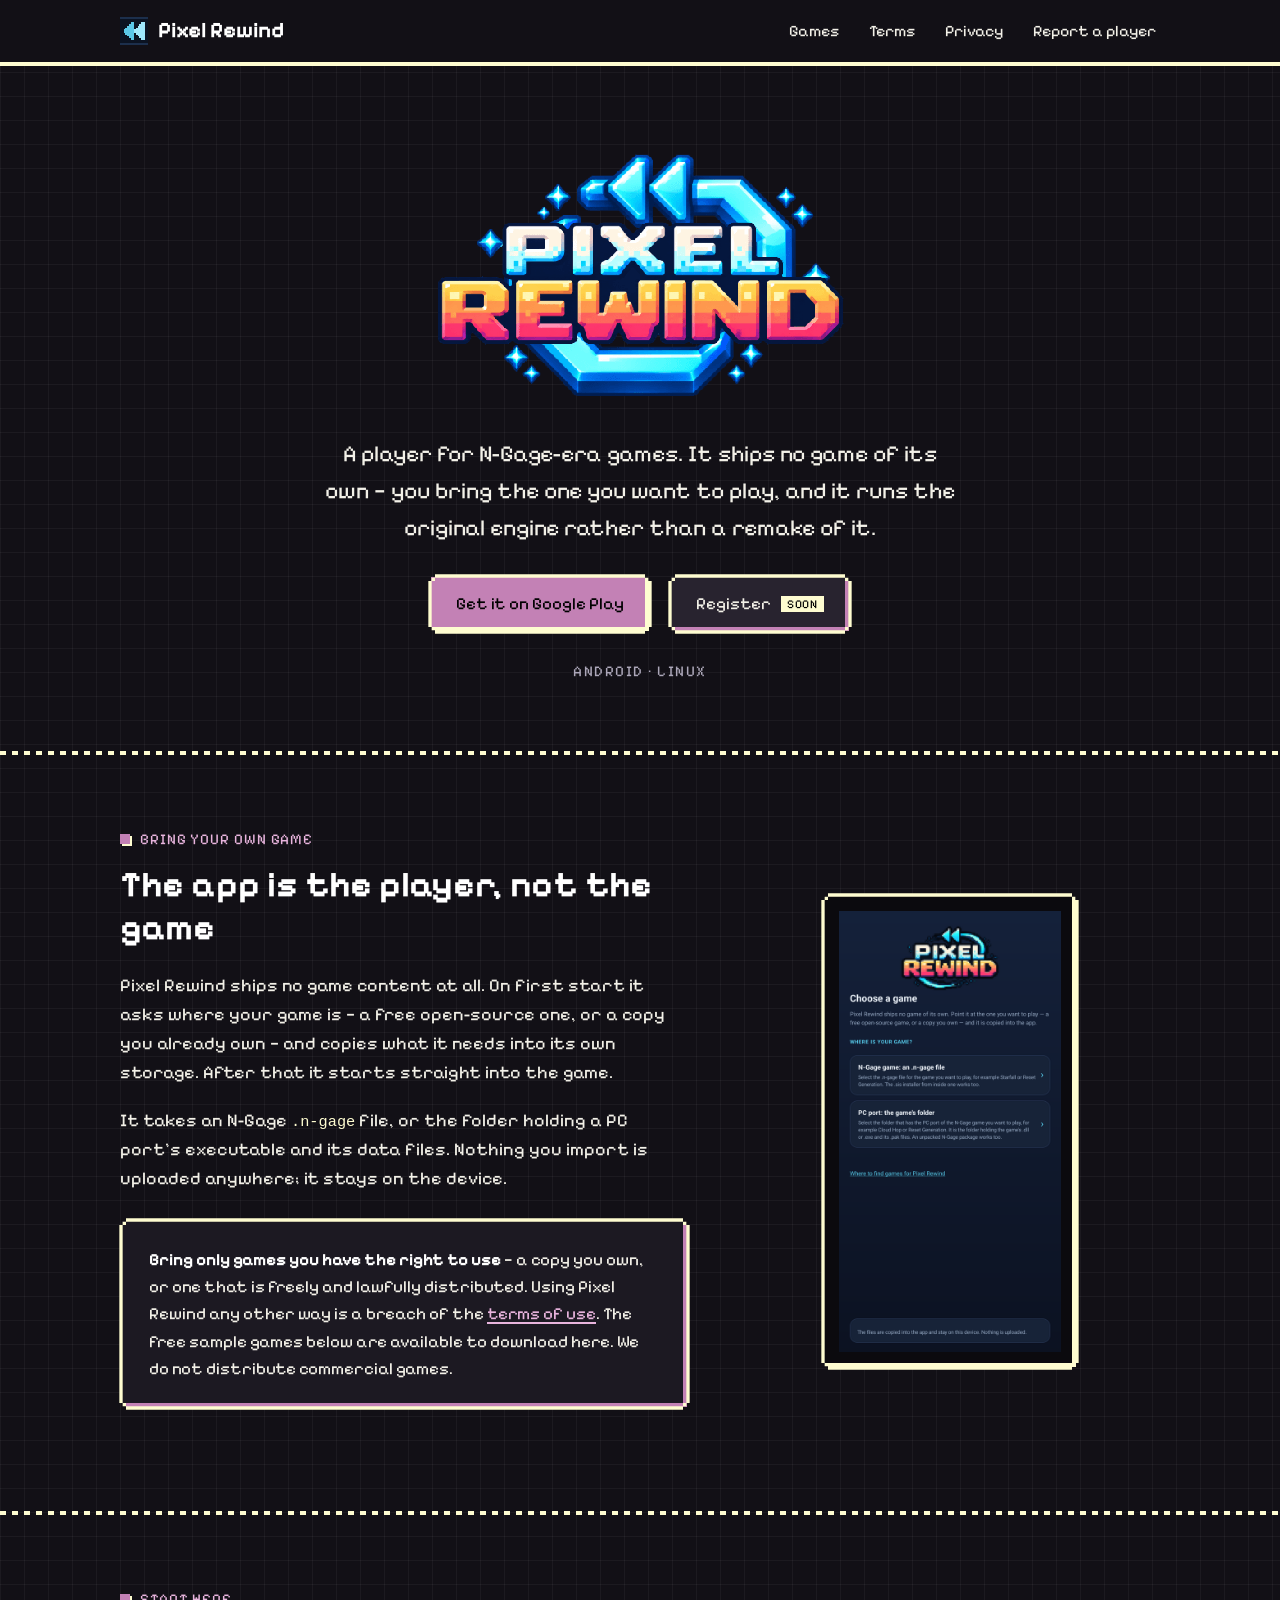
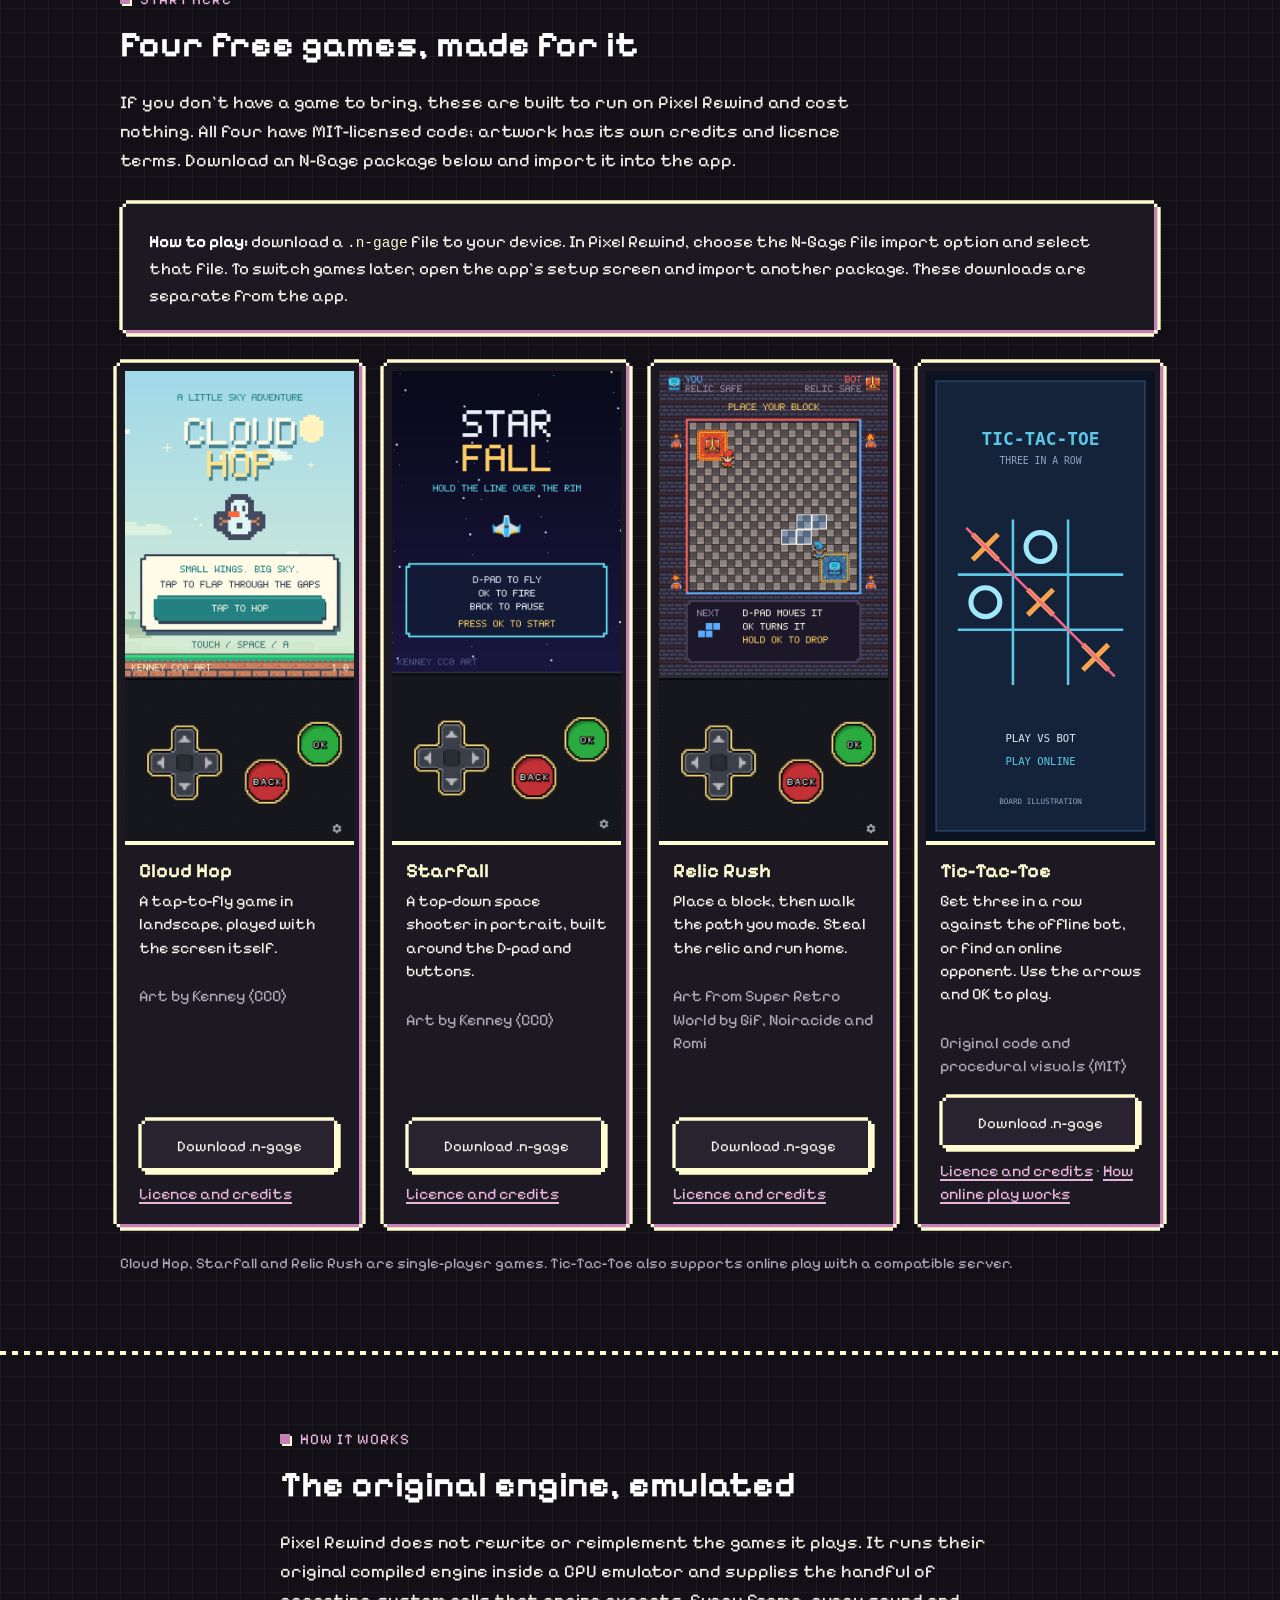
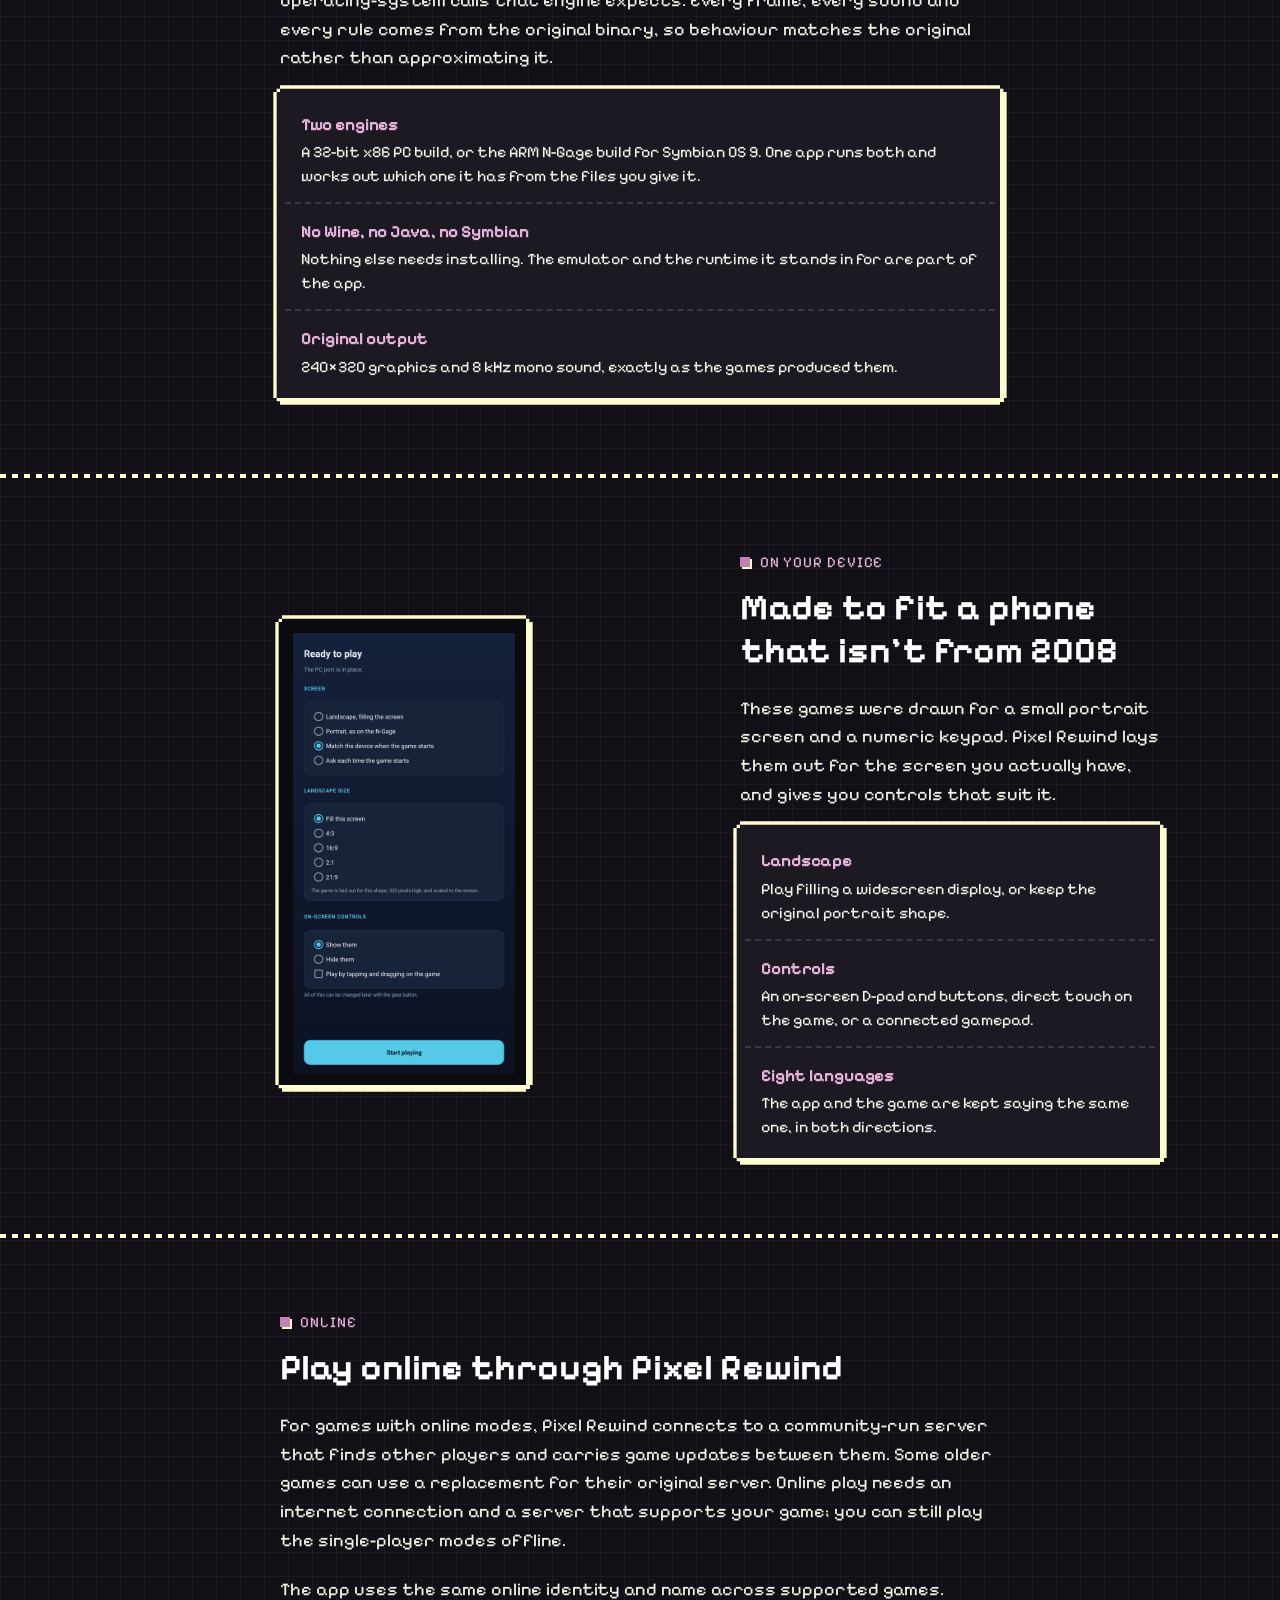
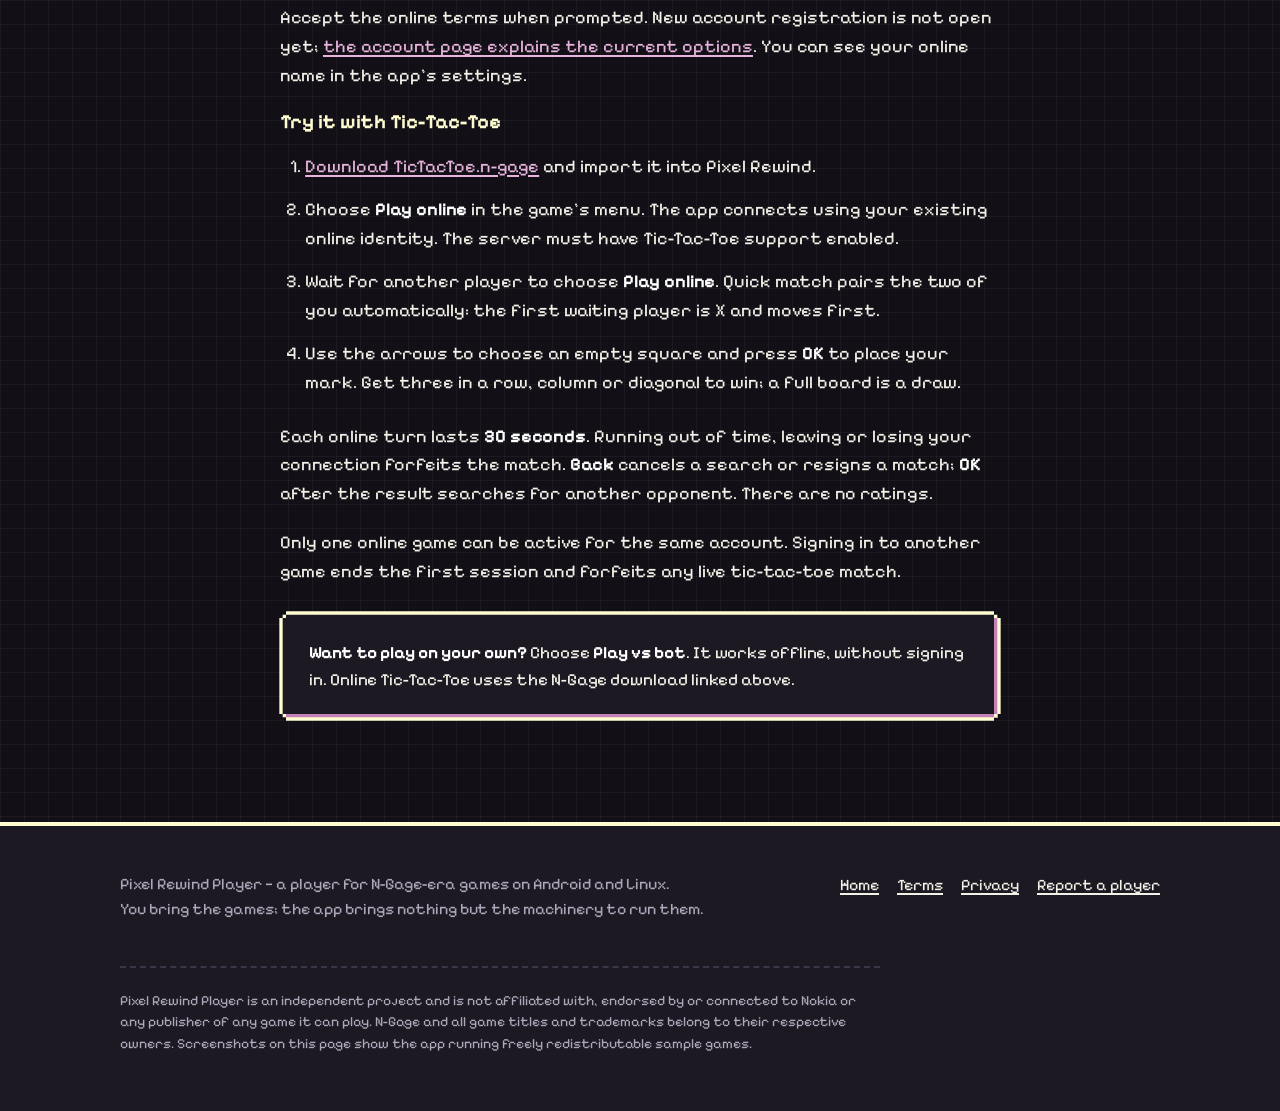
<file: index.html>
<!DOCTYPE html>
<html lang="en">
<head>
<meta charset="utf-8">
<meta name="viewport" content="width=device-width, initial-scale=1">
<title>Pixel Rewind Player</title>
<meta name="description" content="A player for N-Gage-era games on Android and Linux. It ships no game of its own: you bring the one you want to play, and it runs the original engine rather than a remake.">
<meta name="theme-color" content="#121016">
<link rel="canonical" href="https://pixel-rewind.github.io/">
<link rel="icon" href="assets/img/favicon.svg" type="image/svg+xml">
<meta property="og:title" content="Pixel Rewind Player">
<meta property="og:description" content="A player for N-Gage-era games on Android and Linux. Bring your own game; it runs the original engine.">
<meta property="og:type" content="website">
<meta property="og:url" content="https://pixel-rewind.github.io/">
<meta property="og:site_name" content="Pixel Rewind Player">
<meta property="og:image" content="https://pixel-rewind.github.io/assets/img/og-image.png">
<meta property="og:image:width" content="1200">
<meta property="og:image:height" content="630">
<meta property="og:image:alt" content="The Pixel Rewind logo in pixel art on a dark blue background.">
<meta name="twitter:card" content="summary_large_image">
<link rel="preconnect" href="https://fonts.googleapis.com">
<link rel="preconnect" href="https://fonts.gstatic.com" crossorigin>
<link href="https://fonts.googleapis.com/css2?family=Pixelify+Sans:wght@400..700&display=swap" rel="stylesheet">
<link rel="stylesheet" href="assets/css/style.css">
</head>
<body>

<header class="topbar">
  <div class="wrap topbar__in">
    <a class="brand" href="index.html">
      <img src="assets/img/favicon.svg" alt="" width="26" height="26">
      Pixel Rewind
    </a>
    <nav class="nav" aria-label="Main">
      <a href="#games">Games</a>
      <a href="terms.html">Terms</a>
      <a href="privacy.html">Privacy</a>
      <a href="report.html">Report a player</a>
    </nav>
  </div>
</header>

<main>

  <section class="hero">
    <div class="wrap">
      <img class="hero__logo" src="assets/img/logo.png" alt="Pixel Rewind" width="462" height="300">
      <p class="lede">A player for N-Gage-era games. It ships no game of its own &mdash; you bring the one you want to play, and it runs the original engine rather than a remake of it.</p>
      <div class="btn-row">
        <a class="btn btn--primary" href="https://play.google.com/store/apps/details?id=com.jubinganga.pixelrewindplayer&amp;hl=en">
          Get it on Google Play
        </a>
        <button class="btn" type="button" id="register" aria-disabled="true">
          Register <span class="chip">Soon</span>
        </button>
      </div>
      <p class="platforms">Android &middot; Linux</p>
    </div>
  </section>

  <section id="bring">
    <div class="wrap split">
      <div>
        <p class="label">Bring your own game</p>
        <h2>The app is the player, not the game</h2>
        <p>Pixel Rewind ships no game content at all. On first start it asks where your game is &mdash; a free open-source one, or a copy you already own &mdash; and copies what it needs into its own storage. After that it starts straight into the game.</p>
        <p>It takes an N-Gage <code>.n-gage</code> file, or the folder holding a PC port's executable and its data files. Nothing you import is uploaded anywhere; it stays on the device.</p>
        <div class="callout">
          <p><strong>Bring only games you have the right to use</strong> &mdash; a copy you own, or one that is freely and lawfully distributed. Using Pixel Rewind any other way is a breach of the <a href="terms.html">terms of use</a>. The free sample games below are available to download here. We do not distribute commercial games.</p>
        </div>
      </div>
      <div class="screen">
        <img src="assets/img/shot-choose.png" alt="The app's first screen, asking where your game is, with options for an .n-gage file or a PC port folder." width="540" height="1072" loading="lazy">
      </div>
    </div>
  </section>

  <section id="games">
    <div class="wrap">
      <p class="label">Start here</p>
      <h2>Four free games, made for it</h2>
      <p class="narrow">If you don't have a game to bring, these are built to run on Pixel Rewind and cost nothing. All four have MIT-licensed code; artwork has its own credits and licence terms. Download an N-Gage package below and import it into the app.</p>

      <div class="callout">
        <p><strong>How to play:</strong> download a <code>.n-gage</code> file to your device. In Pixel Rewind, choose the N-Gage file import option and select that file. To switch games later, open the app's setup screen and import another package. These downloads are separate from the app.</p>
      </div>

      <div class="games">
        <article class="game">
          <img src="assets/img/shot-cloudhop.png" alt="Cloud Hop title screen: a pixel-art penguin over a bright sky." width="540" height="1108" loading="lazy">
          <div class="game__body">
            <h3>Cloud Hop</h3>
            <p>A tap-to-fly game in landscape, played with the screen itself.</p>
            <p class="game__credit">Art by Kenney (CC0)</p>
            <a class="btn game__download" href="public/downloads/CloudHop.n-gage" download aria-label="Download Cloud Hop N-Gage package">Download .n-gage</a>
            <p class="game__credit"><a href="public/downloads/notices/cloud-hop.txt">Licence and credits</a></p>
          </div>
        </article>

        <article class="game">
          <img src="assets/img/shot-starfall.png" alt="Starfall title screen: a pixel-art fighter over a starfield, with the on-screen D-pad below." width="540" height="1108" loading="lazy">
          <div class="game__body">
            <h3>Starfall</h3>
            <p>A top-down space shooter in portrait, built around the D-pad and buttons.</p>
            <p class="game__credit">Art by Kenney (CC0)</p>
            <a class="btn game__download" href="public/downloads/Starfall.n-gage" download aria-label="Download Starfall N-Gage package">Download .n-gage</a>
            <p class="game__credit"><a href="public/downloads/notices/starfall.txt">Licence and credits</a></p>
          </div>
        </article>

        <article class="game">
          <img src="assets/img/shot-relicrush.png" alt="Relic Rush in play: two heroes racing across a tiled dungeon board." width="540" height="1108" loading="lazy">
          <div class="game__body">
            <h3>Relic Rush</h3>
            <p>Place a block, then walk the path you made. Steal the relic and run home.</p>
            <p class="game__credit">Art from Super Retro World by Gif, Noiracide and Romi</p>
            <a class="btn game__download" href="public/downloads/RelicRush.n-gage" download aria-label="Download Relic Rush N-Gage package">Download .n-gage</a>
            <p class="game__credit"><a href="public/downloads/notices/relic-rush.txt">Licence and credits</a></p>
          </div>
        </article>
        <article class="game" id="tictactoe">
          <img src="assets/img/tictactoe-board.svg" alt="Illustration of a tic-tac-toe board with three X marks along a winning diagonal." width="540" height="1108" loading="lazy">
          <div class="game__body">
            <h3>Tic-Tac-Toe</h3>
            <p>Get three in a row against the offline bot, or find an online opponent. Use the arrows and OK to play.</p>
            <p class="game__credit">Original code and procedural visuals (MIT)</p>
            <a class="btn game__download" href="public/downloads/TicTacToe.n-gage" download aria-label="Download Tic-Tac-Toe N-Gage package">Download .n-gage</a>
            <p class="game__credit"><a href="public/downloads/notices/tictactoe.txt">Licence and credits</a> &middot; <a href="#online">How online play works</a></p>
          </div>
        </article>
      </div>
      <p class="small muted downloads-note">Cloud Hop, Starfall and Relic Rush are single-player games. Tic-Tac-Toe also supports online play with a compatible server.</p>
    </div>
  </section>

  <section id="engine">
    <div class="wrap narrow">
      <p class="label">How it works</p>
      <h2>The original engine, emulated</h2>
      <p>Pixel Rewind does not rewrite or reimplement the games it plays. It runs their original compiled engine inside a CPU emulator and supplies the handful of operating-system calls that engine expects. Every frame, every sound and every rule comes from the original binary, so behaviour matches the original rather than approximating it.</p>
      <ul class="facts">
        <li><b>Two engines</b><span>A 32-bit x86 PC build, or the ARM N-Gage build for Symbian OS 9. One app runs both and works out which one it has from the files you give it.</span></li>
        <li><b>No Wine, no Java, no Symbian</b><span>Nothing else needs installing. The emulator and the runtime it stands in for are part of the app.</span></li>
        <li><b>Original output</b><span>240&times;320 graphics and 8&nbsp;kHz mono sound, exactly as the games produced them.</span></li>
      </ul>
    </div>
  </section>

  <section id="fits">
    <div class="wrap split split--flip">
      <div>
        <p class="label">On your device</p>
        <h2>Made to fit a phone that isn't from 2008</h2>
        <p>These games were drawn for a small portrait screen and a numeric keypad. Pixel Rewind lays them out for the screen you actually have, and gives you controls that suit it.</p>
        <ul class="facts">
          <li><b>Landscape</b><span>Play filling a widescreen display, or keep the original portrait shape.</span></li>
          <li><b>Controls</b><span>An on-screen D-pad and buttons, direct touch on the game, or a connected gamepad.</span></li>
          <li><b>Eight languages</b><span>The app and the game are kept saying the same one, in both directions.</span></li>
        </ul>
      </div>
      <div class="screen">
        <img src="assets/img/shot-setup.png" alt="The app's setup screen, offering screen orientation, landscape size and on-screen control options." width="540" height="1072" loading="lazy">
      </div>
    </div>
  </section>

  <section id="online">
    <div class="wrap narrow">
      <p class="label">Online</p>
      <h2>Play online through Pixel Rewind</h2>
      <p>For games with online modes, Pixel Rewind connects to a community-run server that finds other players and carries game updates between them. Some older games can use a replacement for their original server. Online play needs an internet connection and a server that supports your game; you can still play the single-player modes offline.</p>
      <p>The app uses the same online identity and name across supported games. Accept the online terms when prompted. New account registration is not open yet; <a href="account.html">the account page explains the current options</a>. You can see your online name in the app's settings.</p>
      <h3>Try it with Tic-Tac-Toe</h3>
      <ol class="online-steps">
        <li><a href="public/downloads/TicTacToe.n-gage" download>Download TicTacToe.n-gage</a> and import it into Pixel Rewind.</li>
        <li>Choose <strong>Play online</strong> in the game's menu. The app connects using your existing online identity. The server must have Tic-Tac-Toe support enabled.</li>
        <li>Wait for another player to choose <strong>Play online</strong>. Quick match pairs the two of you automatically: the first waiting player is X and moves first.</li>
        <li>Use the arrows to choose an empty square and press <strong>OK</strong> to place your mark. Get three in a row, column or diagonal to win; a full board is a draw.</li>
      </ol>
      <p>Each online turn lasts <strong>30 seconds</strong>. Running out of time, leaving or losing your connection forfeits the match. <strong>Back</strong> cancels a search or resigns a match; <strong>OK</strong> after the result searches for another opponent. There are no ratings.</p>
      <p>Only one online game can be active for the same account. Signing in to another game ends the first session and forfeits any live tic-tac-toe match.</p>
      <div class="callout">
        <p><strong>Want to play on your own?</strong> Choose <strong>Play vs bot</strong>. It works offline, without signing in. Online Tic-Tac-Toe uses the N-Gage download linked above.</p>
      </div>
    </div>
  </section>

</main>

<footer class="footer">
  <div class="wrap">
    <div class="footer__in">
      <p>Pixel Rewind Player &mdash; a player for N-Gage-era games on Android and Linux.<br>
         You bring the games; the app brings nothing but the machinery to run them.</p>
      <nav class="footer__links" aria-label="Footer">
        <a href="index.html">Home</a>
        <a href="terms.html">Terms</a>
        <a href="privacy.html">Privacy</a>
        <a href="report.html">Report a player</a>
      </nav>
    </div>
    <p class="disclaimer">
      Pixel Rewind Player is an independent project and is not affiliated with, endorsed by or connected to Nokia or any publisher of any game it can play. N-Gage and all game titles and trademarks belong to their respective owners. Screenshots on this page show the app running freely redistributable sample games.
    </p>
  </div>
</footer>

<script src="assets/js/main.js"></script>
</body>
</html>
</file>
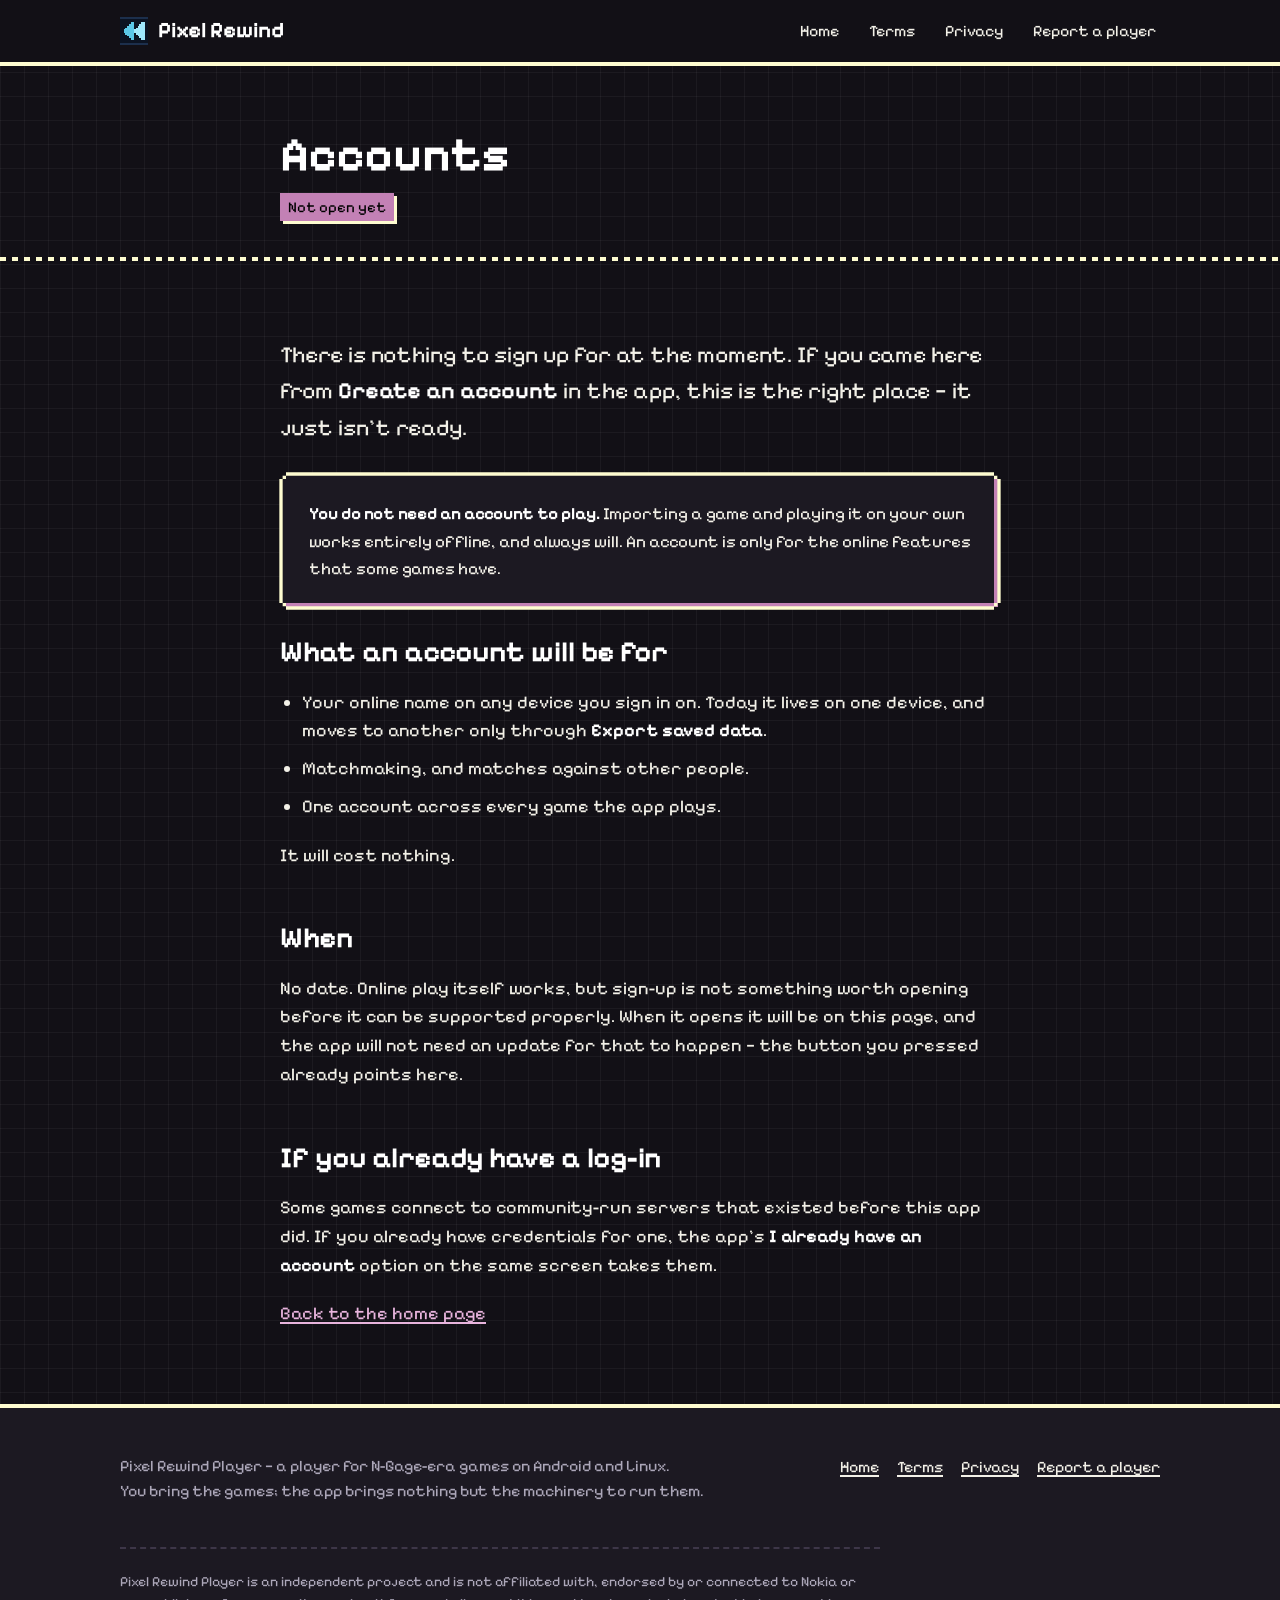
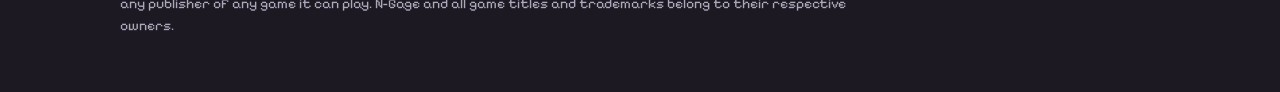
<file: account.html>
<!DOCTYPE html>
<html lang="en">
<head>
<meta charset="utf-8">
<meta name="viewport" content="width=device-width, initial-scale=1">
<title>Accounts &mdash; Pixel Rewind Player</title>
<meta name="description" content="Accounts for Pixel Rewind Player online play are not open yet.">
<meta name="theme-color" content="#121016">
<meta name="robots" content="noindex">
<link rel="canonical" href="https://pixel-rewind.github.io/account.html">
<link rel="icon" href="assets/img/favicon.svg" type="image/svg+xml">
<link rel="preconnect" href="https://fonts.googleapis.com">
<link rel="preconnect" href="https://fonts.gstatic.com" crossorigin>
<link href="https://fonts.googleapis.com/css2?family=Pixelify+Sans:wght@400..700&display=swap" rel="stylesheet">
<link rel="stylesheet" href="assets/css/style.css">
</head>
<body>

<header class="topbar">
  <div class="wrap topbar__in">
    <a class="brand" href="index.html">
      <img src="assets/img/favicon.svg" alt="" width="26" height="26">
      Pixel Rewind
    </a>
    <nav class="nav" aria-label="Main">
      <a href="index.html">Home</a>
      <a href="terms.html">Terms</a>
      <a href="privacy.html">Privacy</a>
      <a href="report.html">Report a player</a>
    </nav>
  </div>
</header>

<main>

  <div class="pagehead">
    <div class="wrap narrow">
      <h1>Accounts</h1>
      <p class="updated">Not open yet</p>
    </div>
  </div>

  <section>
    <div class="wrap narrow prose">

      <p class="lede">There is nothing to sign up for at the moment. If you came here from <strong>Create an account</strong> in the app, this is the right place &mdash; it just isn't ready.</p>

      <div class="callout">
        <p><strong>You do not need an account to play.</strong> Importing a game and playing it on your own works entirely offline, and always will. An account is only for the online features that some games have.</p>
      </div>

      <h2>What an account will be for</h2>
      <ul>
        <li>Your online name on any device you sign in on. Today it lives on one device, and moves to another only through <strong>Export saved data</strong>.</li>
        <li>Matchmaking, and matches against other people.</li>
        <li>One account across every game the app plays.</li>
      </ul>
      <p>It will cost nothing.</p>

      <h2>When</h2>
      <p>No date. Online play itself works, but sign-up is not something worth opening before it can be supported properly. When it opens it will be on this page, and the app will not need an update for that to happen &mdash; the button you pressed already points here.</p>

      <h2>If you already have a log-in</h2>
      <p>Some games connect to community-run servers that existed before this app did. If you already have credentials for one, the app's <strong>I already have an account</strong> option on the same screen takes them.</p>

      <p><a href="index.html">Back to the home page</a></p>

    </div>
  </section>

</main>

<footer class="footer">
  <div class="wrap">
    <div class="footer__in">
      <p>Pixel Rewind Player &mdash; a player for N-Gage-era games on Android and Linux.<br>
         You bring the games; the app brings nothing but the machinery to run them.</p>
      <nav class="footer__links" aria-label="Footer">
        <a href="index.html">Home</a>
        <a href="terms.html">Terms</a>
        <a href="privacy.html">Privacy</a>
        <a href="report.html">Report a player</a>
      </nav>
    </div>
    <p class="disclaimer">
      Pixel Rewind Player is an independent project and is not affiliated with, endorsed by or connected to Nokia or any publisher of any game it can play. N-Gage and all game titles and trademarks belong to their respective owners.
    </p>
  </div>
</footer>

</body>
</html>
</file>
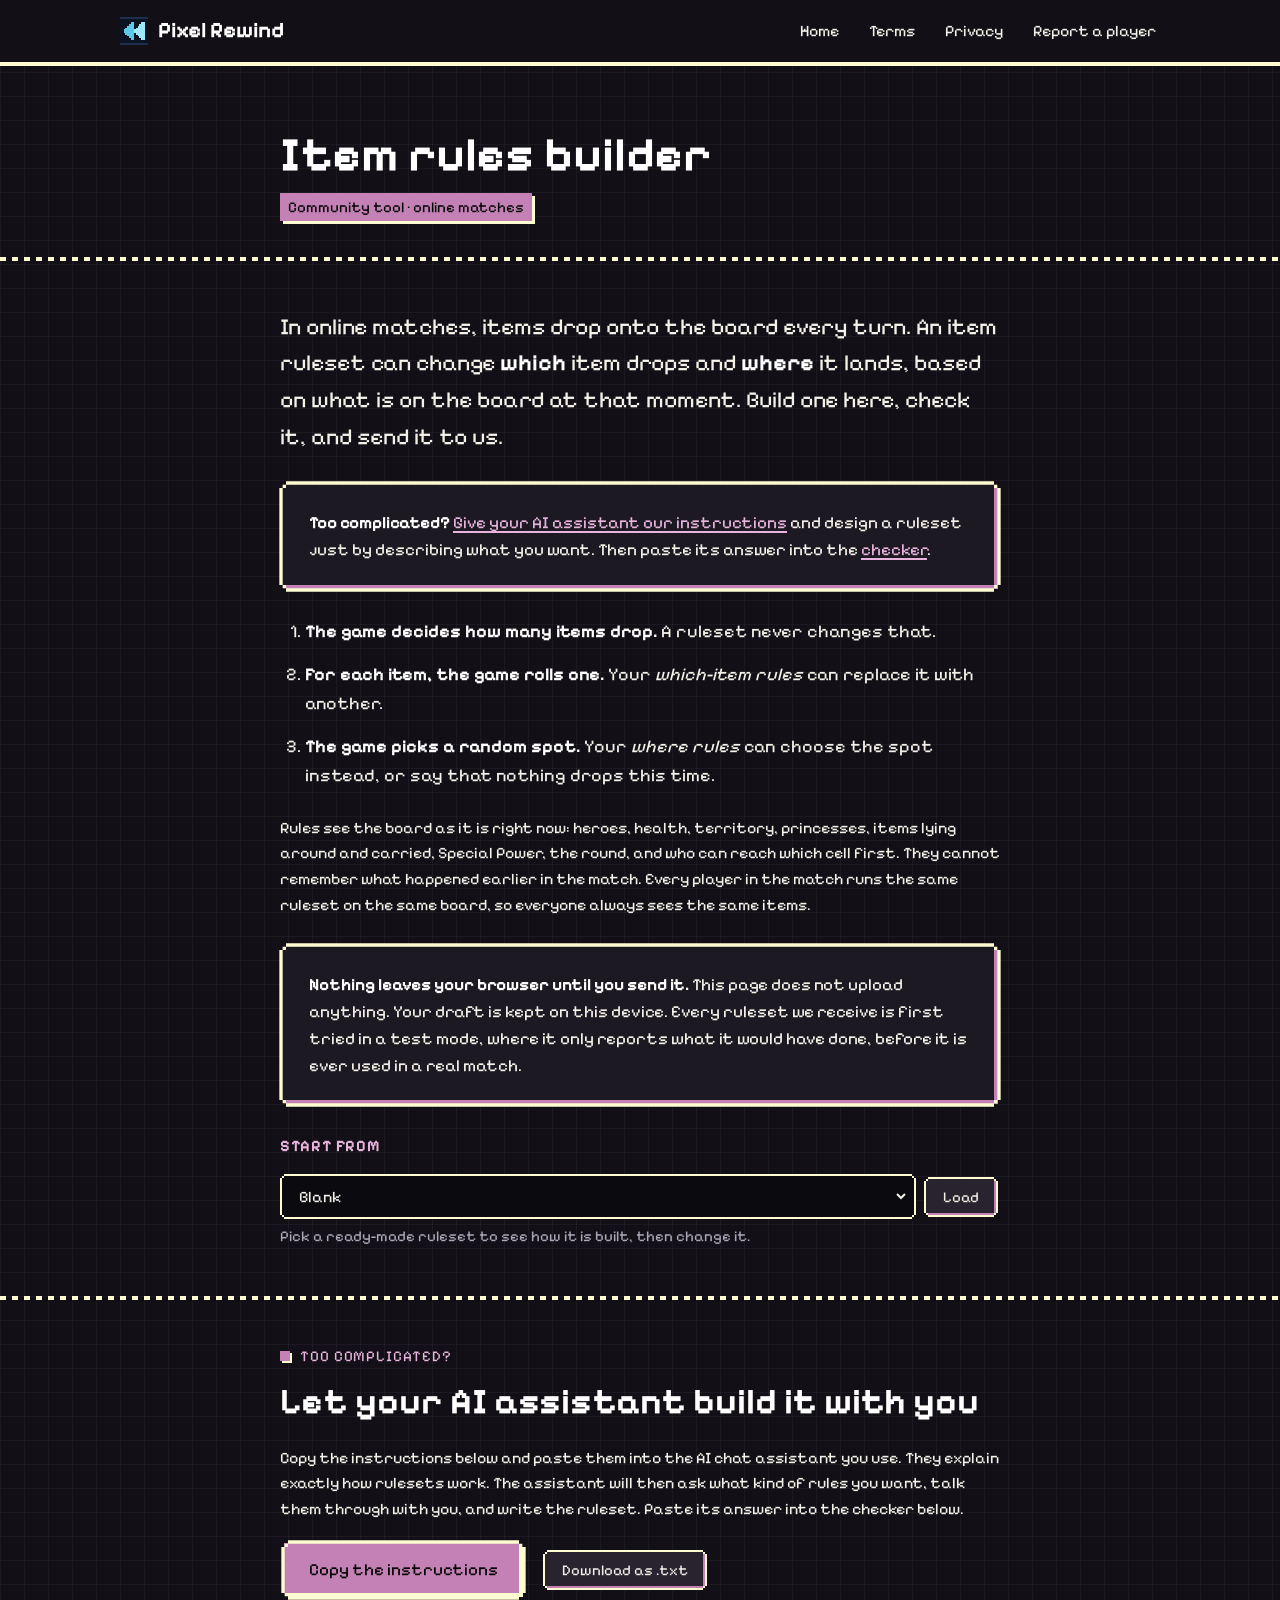
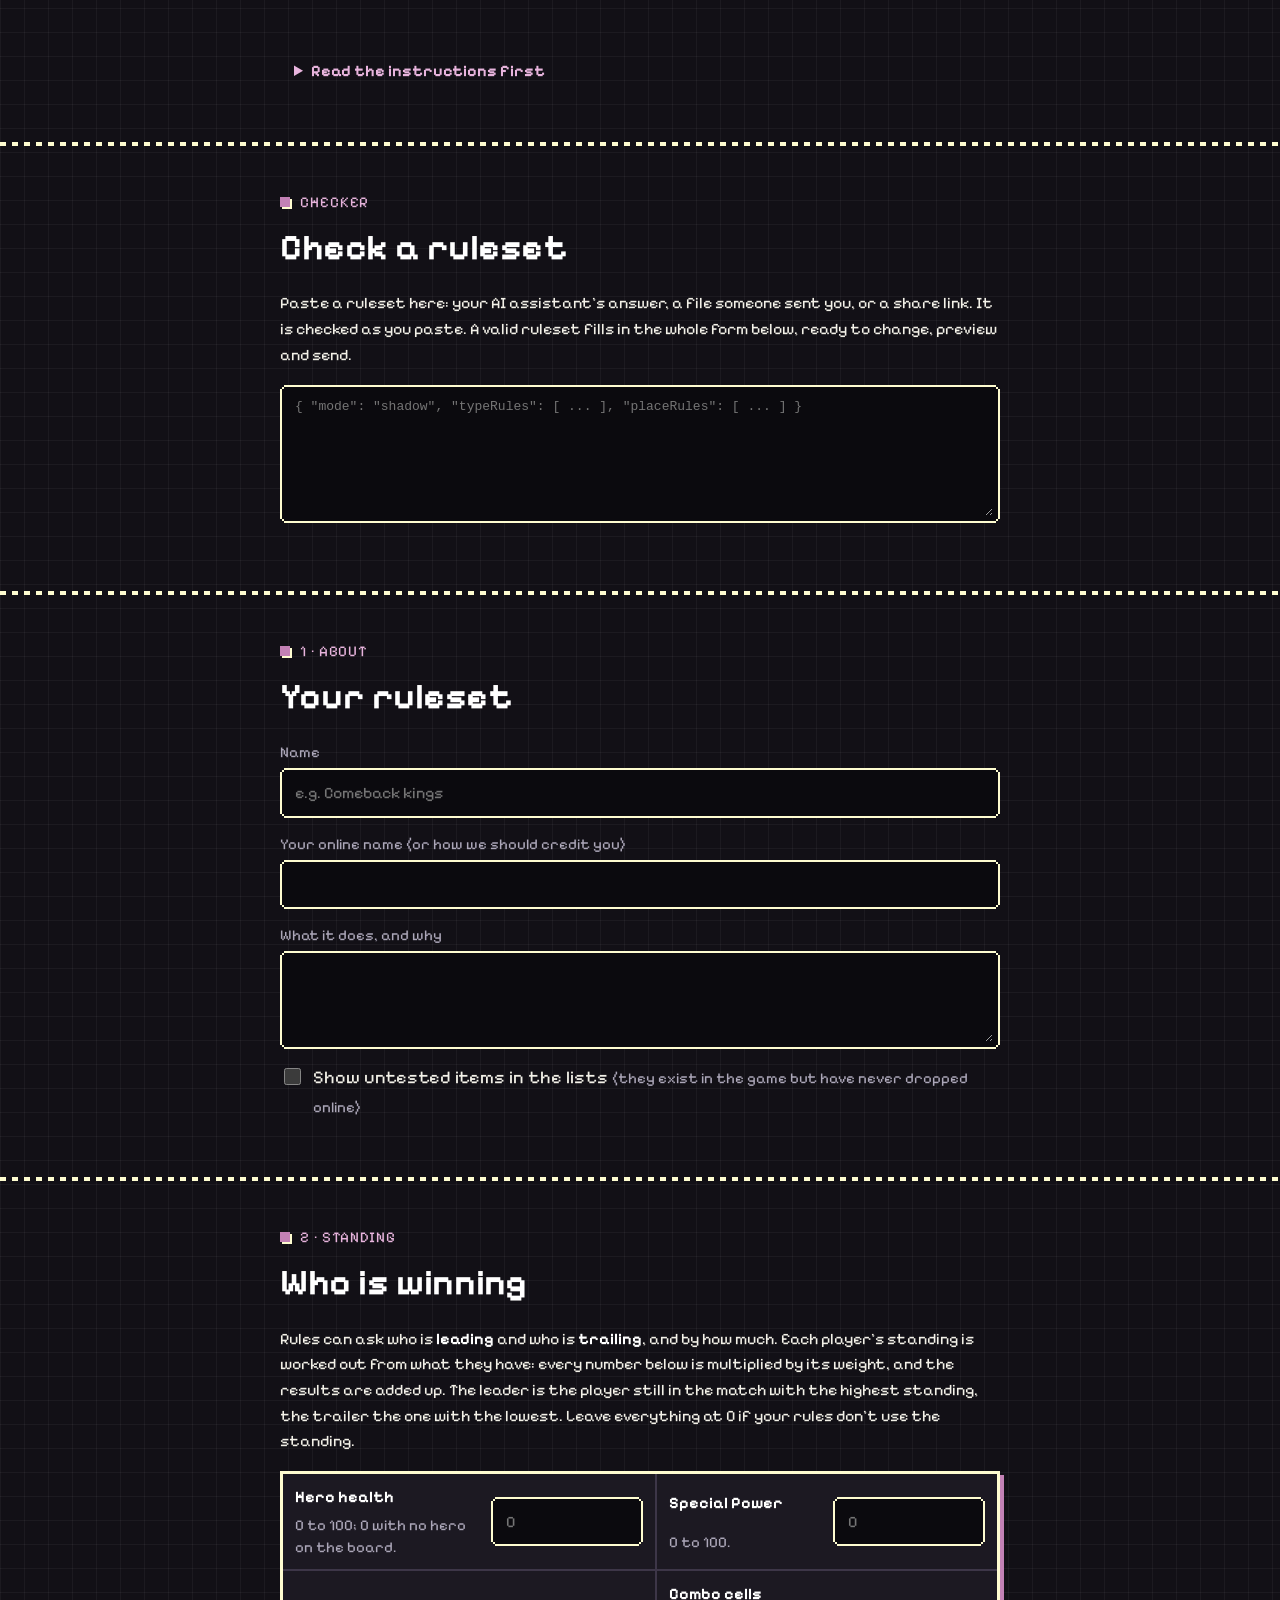
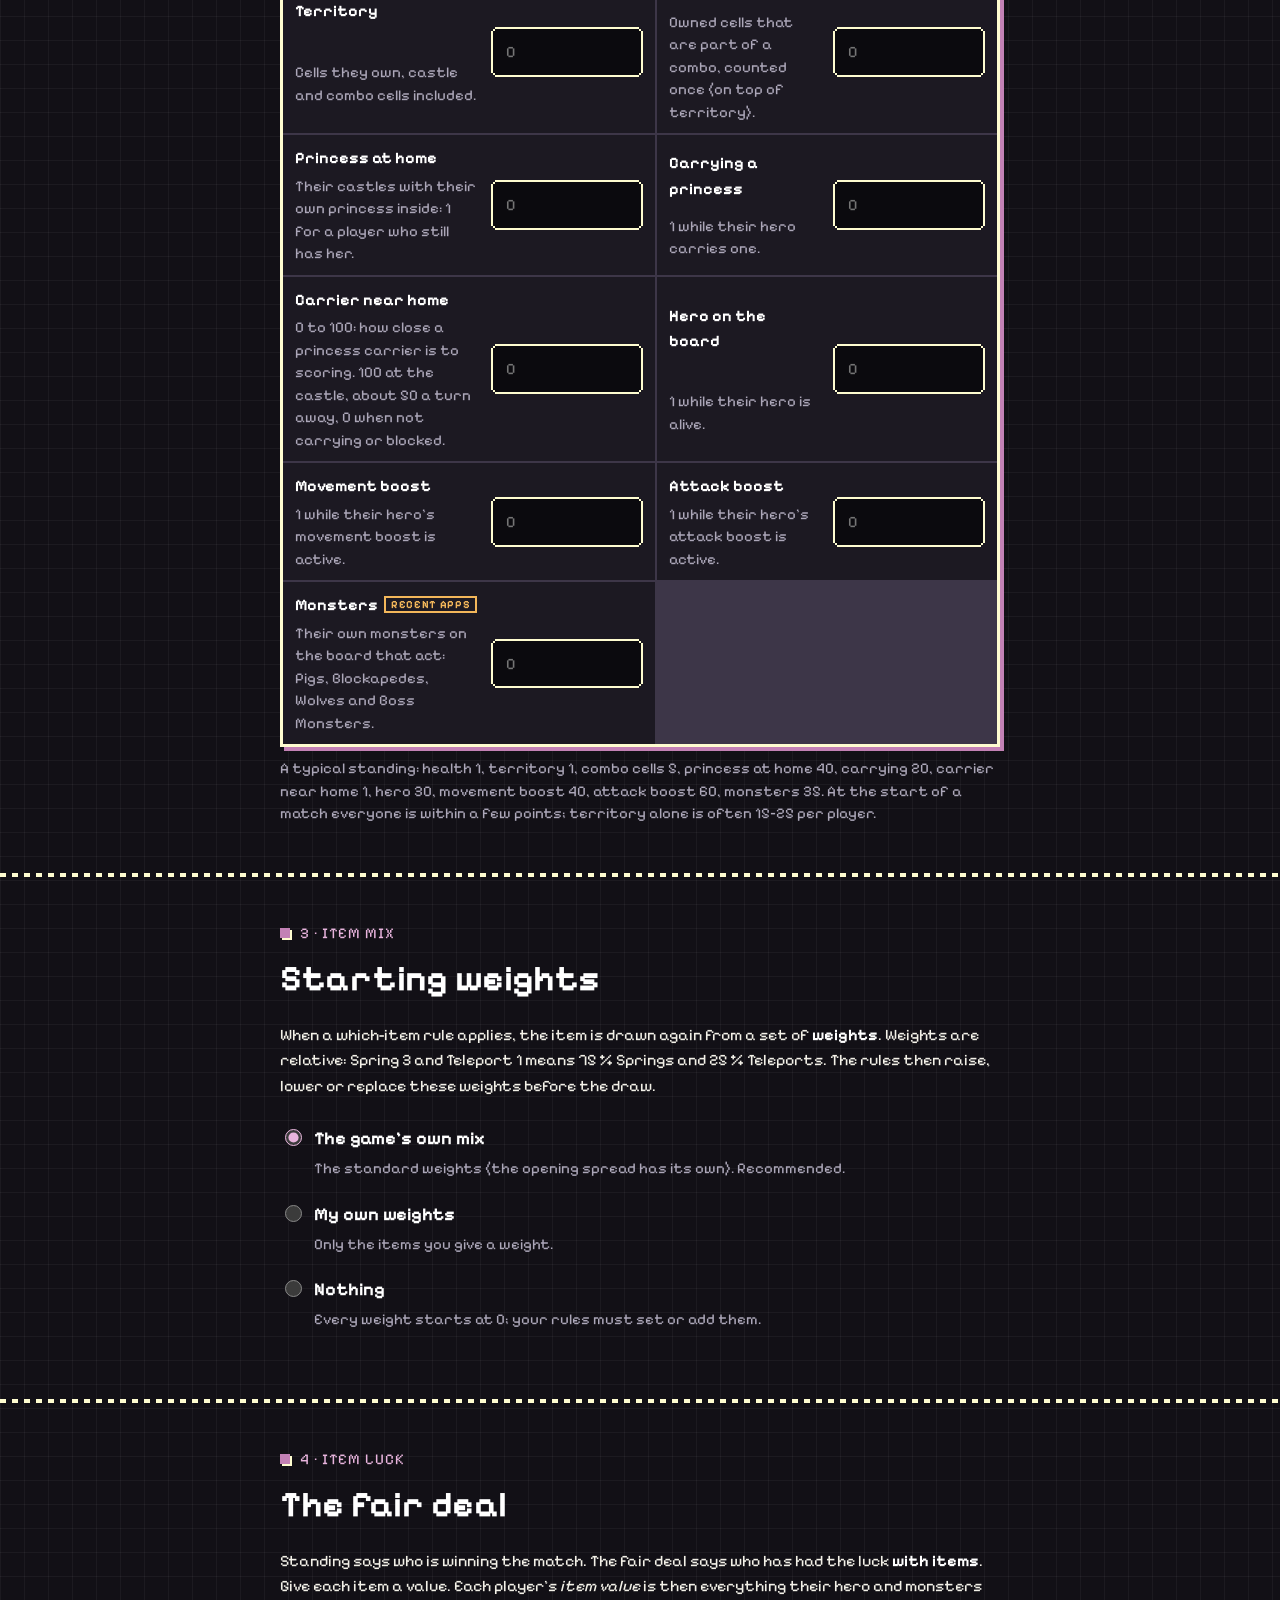
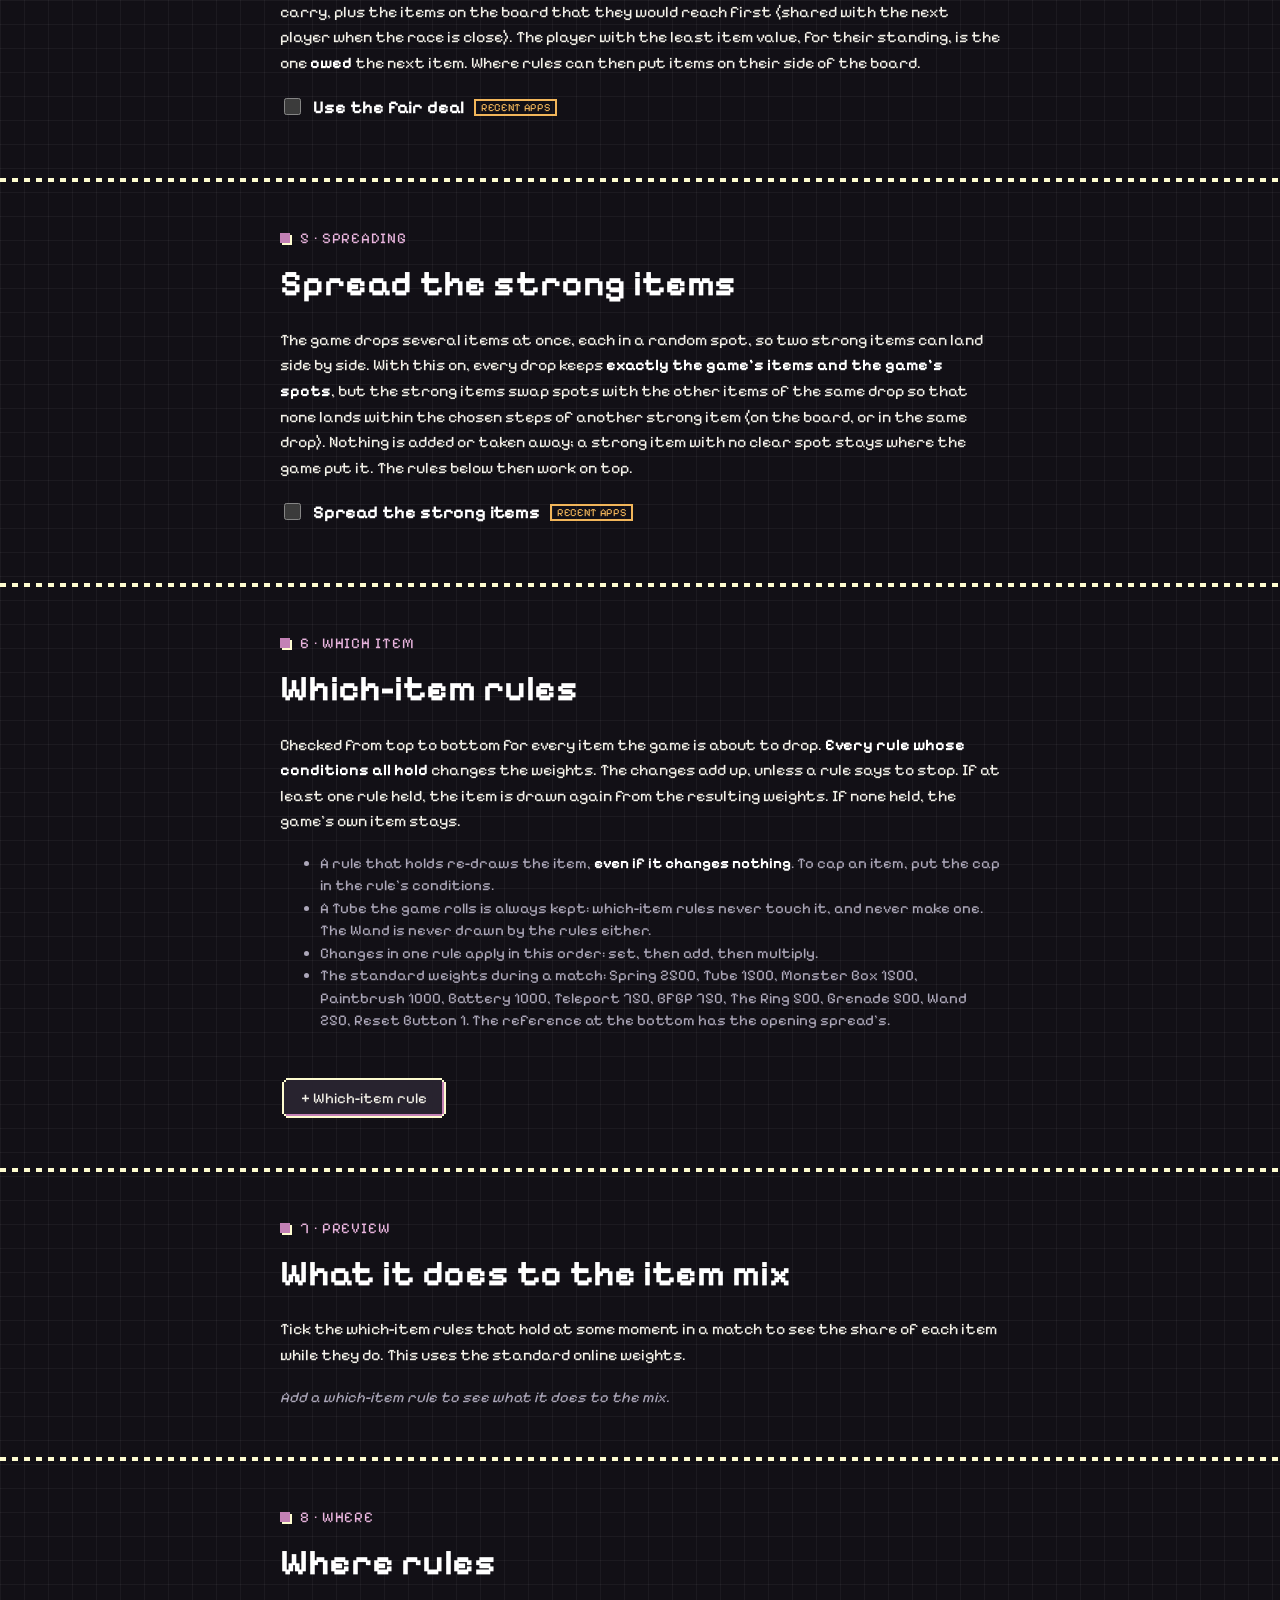
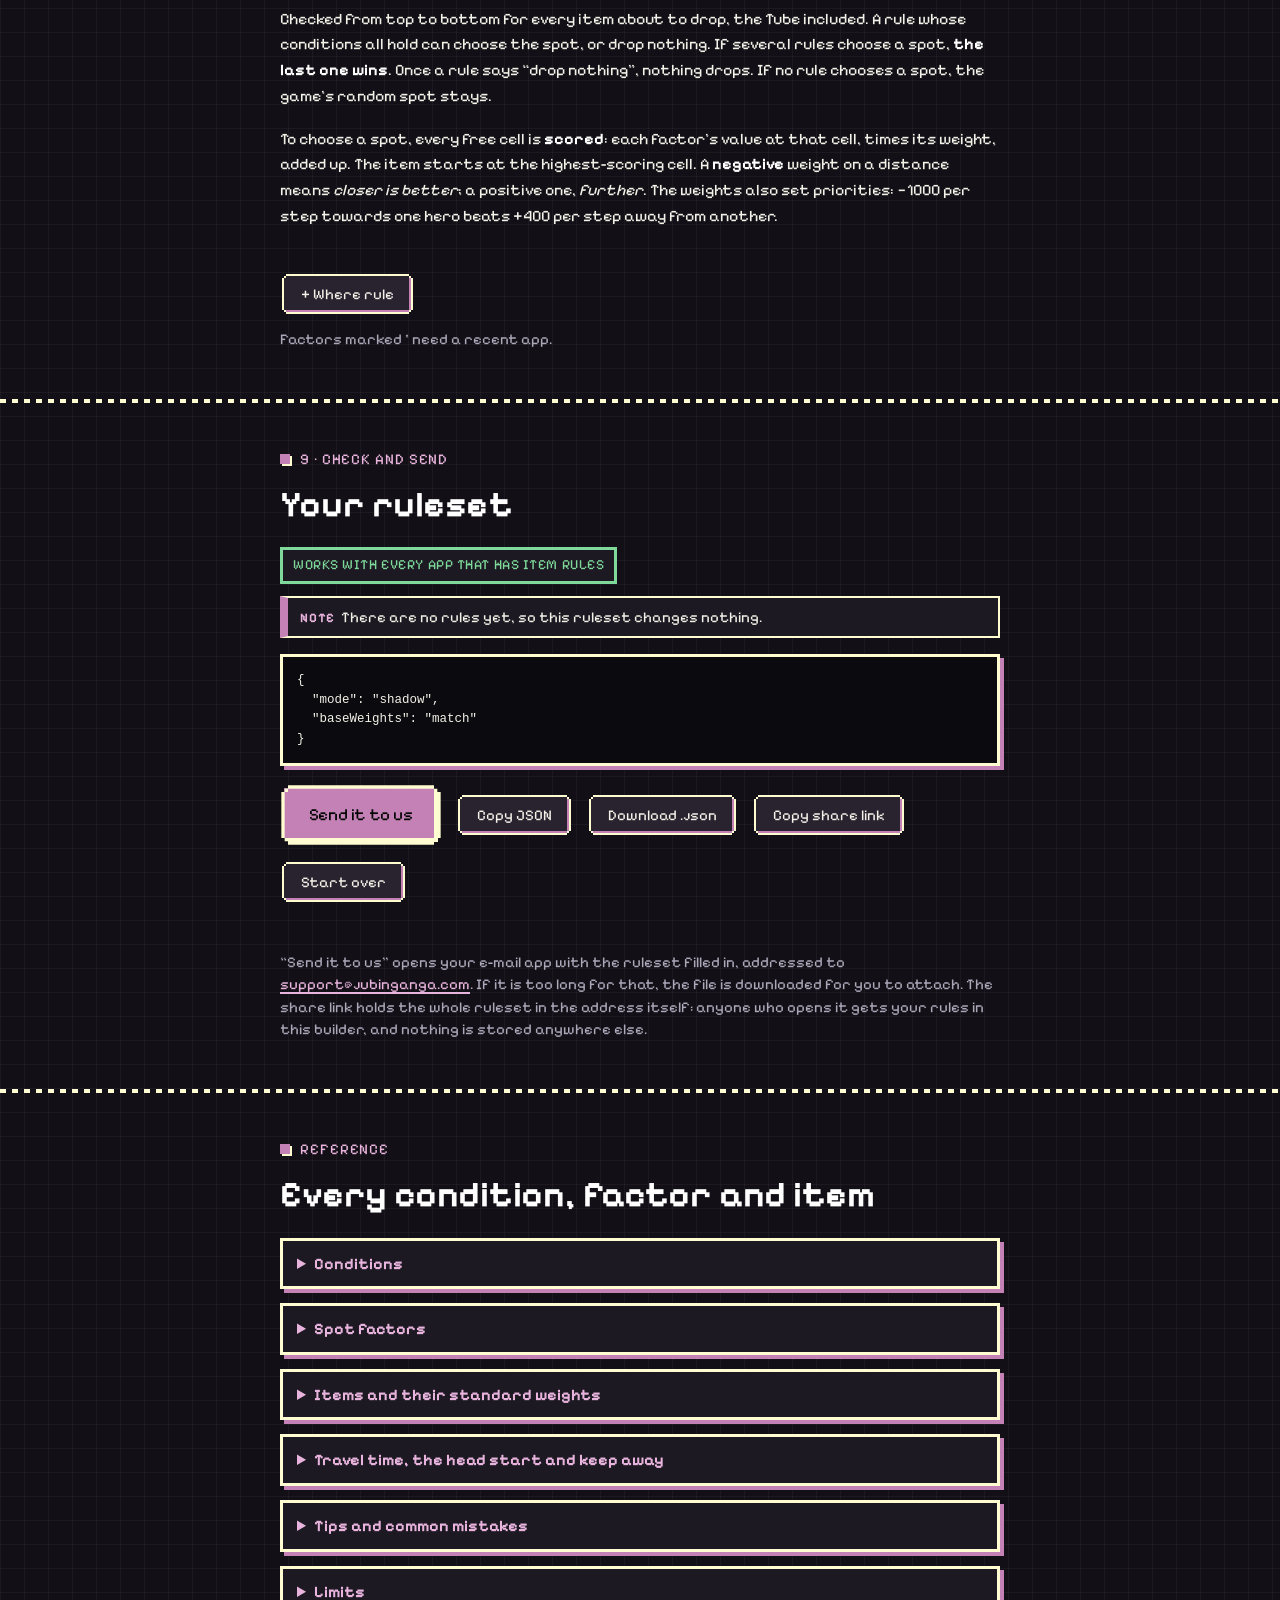
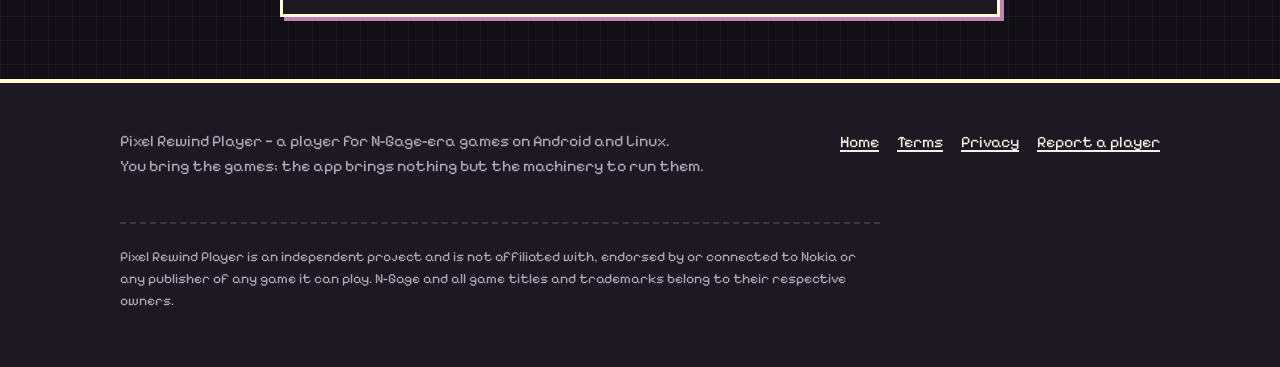
<file: item-rules-builder.html>
<!DOCTYPE html>
<html lang="en">
<head>
<meta charset="utf-8">
<meta name="viewport" content="width=device-width, initial-scale=1">
<title>Item rules builder &mdash; Pixel Rewind Player</title>
<meta name="description" content="Build an item ruleset for online matches and send it to us.">
<meta name="theme-color" content="#121016">
<!-- Kept out of search engines by these tags alone. Do not add it to robots.txt: a crawler that may not
     fetch the page never sees the noindex, and robots.txt would publish the address. -->
<meta name="robots" content="noindex, nofollow, noarchive, nosnippet, noimageindex">
<meta name="googlebot" content="noindex, nofollow, noarchive, nosnippet">
<meta name="bingbot" content="noindex, nofollow, noarchive">
<meta name="referrer" content="no-referrer">
<link rel="icon" href="assets/img/favicon.svg" type="image/svg+xml">
<link rel="preconnect" href="https://fonts.googleapis.com">
<link rel="preconnect" href="https://fonts.gstatic.com" crossorigin>
<link href="https://fonts.googleapis.com/css2?family=Pixelify+Sans:wght@400..700&display=swap" rel="stylesheet">
<link rel="stylesheet" href="assets/css/style.css">
<link rel="stylesheet" href="assets/css/item-rules-builder.css">
</head>
<body>

<!-- Not linked from anywhere on the site, on purpose: reached only by its direct link. -->

<header class="topbar">
  <div class="wrap topbar__in">
    <a class="brand" href="index.html">
      <img src="assets/img/favicon.svg" alt="" width="26" height="26">
      Pixel Rewind
    </a>
    <nav class="nav" aria-label="Main">
      <a href="index.html">Home</a>
      <a href="terms.html">Terms</a>
      <a href="privacy.html">Privacy</a>
      <a href="report.html">Report a player</a>
    </nav>
  </div>
</header>

<main class="builder">

  <div class="pagehead">
    <div class="wrap narrow">
      <h1>Item rules builder</h1>
      <p class="updated">Community tool &middot; online matches</p>
    </div>
  </div>

  <section>
    <div class="wrap narrow">
      <p class="lede">In online matches, items drop onto the board every turn. An item ruleset can change <strong>which</strong> item drops and <strong>where</strong> it lands, based on what is on the board at that moment. Build one here, check it, and send it to us.</p>

      <div class="callout">
        <p><strong>Too complicated?</strong> <a href="#ai">Give your AI assistant our instructions</a> and design a ruleset just by describing what you want. Then paste its answer into the <a href="#check">checker</a>.</p>
      </div>

      <ol class="online-steps">
        <li><strong>The game decides how many items drop.</strong> A ruleset never changes that.</li>
        <li><strong>For each item, the game rolls one.</strong> Your <em>which-item rules</em> can replace it with another.</li>
        <li><strong>The game picks a random spot.</strong> Your <em>where rules</em> can choose the spot instead, or say that nothing drops this time.</li>
      </ol>
      <p class="help">Rules see the board as it is right now: heroes, health, territory, princesses, items lying around and carried, Special Power, the round, and who can reach which cell first. They cannot remember what happened earlier in the match. Every player in the match runs the same ruleset on the same board, so everyone always sees the same items.</p>

      <div class="callout">
        <p><strong>Nothing leaves your browser until you send it.</strong> This page does not upload anything. Your draft is kept on this device. Every ruleset we receive is first tried in a test mode, where it only reports what it would have done, before it is ever used in a real match.</p>
      </div>

      <h4>Start from</h4>
      <div class="row">
        <select id="template" class="grow" aria-label="Start from a template"></select>
        <button class="btn btn--small" type="button" data-act="template">Load</button>
      </div>
      <p class="hint" id="templateHint">Pick a ready-made ruleset to see how it is built, then change it.</p>
    </div>
  </section>

  <section id="ai">
    <div class="wrap narrow">
      <p class="label">Too complicated?</p>
      <h2>Let your AI assistant build it with you</h2>
      <p class="help">Copy the instructions below and paste them into the AI chat assistant you use. They explain exactly how rulesets work. The assistant will then ask what kind of rules you want, talk them through with you, and write the ruleset. Paste its answer into the checker below.</p>
      <div class="btn-row">
        <button class="btn btn--primary" type="button" data-act="copy-prompt">Copy the instructions</button>
        <button class="btn btn--small" type="button" data-act="download-prompt">Download as .txt</button>
      </div>
      <p class="status" id="promptStatus" role="status"></p>
      <details class="ref" style="margin-top:14px">
        <summary>Read the instructions first</summary>
        <div><pre class="json" id="promptText"></pre></div>
      </details>
    </div>
  </section>

  <section id="check">
    <div class="wrap narrow">
      <p class="label">Checker</p>
      <h2>Check a ruleset</h2>
      <p class="help">Paste a ruleset here: your AI assistant's answer, a file someone sent you, or a share link. It is checked as you paste. A valid ruleset fills in the whole form below, ready to change, preview and send.</p>
      <textarea id="checkText" spellcheck="false" placeholder='{ "mode": "shadow", "typeRules": [ ... ], "placeRules": [ ... ] }'></textarea>
      <div id="checkResult" style="margin-top:12px"></div>
    </div>
  </section>

  <section>
    <div class="wrap narrow">
      <p class="label">1 &middot; About</p>
      <h2>Your ruleset</h2>
      <div id="sec-meta"></div>
    </div>
  </section>

  <section>
    <div class="wrap narrow">
      <p class="label">2 &middot; Standing</p>
      <h2>Who is winning</h2>
      <p class="help">Rules can ask who is <strong>leading</strong> and who is <strong>trailing</strong>, and by how much. Each player's standing is worked out from what they have: every number below is multiplied by its weight, and the results are added up. The leader is the player still in the match with the highest standing, the trailer the one with the lowest. Leave everything at 0 if your rules don't use the standing.</p>
      <div id="sec-score"></div>
    </div>
  </section>

  <section>
    <div class="wrap narrow">
      <p class="label">3 &middot; Item mix</p>
      <h2>Starting weights</h2>
      <p class="help">When a which-item rule applies, the item is drawn again from a set of <strong>weights</strong>. Weights are relative: Spring 3 and Teleport 1 means 75&nbsp;% Springs and 25&nbsp;% Teleports. The rules then raise, lower or replace these weights before the draw.</p>
      <div id="sec-base"></div>
    </div>
  </section>

  <section>
    <div class="wrap narrow">
      <p class="label">4 &middot; Item luck</p>
      <h2>The fair deal</h2>
      <p class="help">Standing says who is winning the match. The fair deal says who has had the luck <strong>with items</strong>. Give each item a value. Each player's <em>item value</em> is then everything their hero and monsters carry, plus the items on the board that they would reach first (shared with the next player when the race is close). The player with the least item value, for their standing, is the one <strong>owed</strong> the next item. Where rules can then put items on their side of the board.</p>
      <div id="sec-deal"></div>
    </div>
  </section>

  <section>
    <div class="wrap narrow">
      <p class="label">5 &middot; Spreading</p>
      <h2>Spread the strong items</h2>
      <p class="help">The game drops several items at once, each in a random spot, so two strong items can land side by side. With this on, every drop keeps <strong>exactly the game's items and the game's spots</strong>, but the strong items swap spots with the other items of the same drop so that none lands within the chosen steps of another strong item (on the board, or in the same drop). Nothing is added or taken away; a strong item with no clear spot stays where the game put it. The rules below then work on top.</p>
      <div id="sec-draw"></div>
    </div>
  </section>

  <section>
    <div class="wrap narrow">
      <p class="label">6 &middot; Which item</p>
      <h2>Which-item rules</h2>
      <p class="help">Checked from top to bottom for every item the game is about to drop. <strong>Every rule whose conditions all hold</strong> changes the weights. The changes add up, unless a rule says to stop. If at least one rule held, the item is drawn again from the resulting weights. If none held, the game's own item stays.</p>
      <ul class="hint">
        <li>A rule that holds re-draws the item, <strong>even if it changes nothing</strong>. To cap an item, put the cap in the rule's conditions.</li>
        <li>A Tube the game rolls is always kept: which-item rules never touch it, and never make one. The Wand is never drawn by the rules either.</li>
        <li>Changes in one rule apply in this order: set, then add, then multiply.</li>
        <li>The standard weights during a match: Spring 2500, Tube 1500, Monster Box 1500, Paintbrush 1000, Battery 1000, Teleport 750, BFGP 750, The Ring 500, Grenade 500, Wand 250, Reset Button 1. The reference at the bottom has the opening spread's.</li>
      </ul>
      <div id="sec-type"></div>
    </div>
  </section>

  <section>
    <div class="wrap narrow">
      <p class="label">7 &middot; Preview</p>
      <h2>What it does to the item mix</h2>
      <p class="help">Tick the which-item rules that hold at some moment in a match to see the share of each item while they do. This uses the standard online weights.</p>
      <div id="sec-preview"></div>
    </div>
  </section>

  <section>
    <div class="wrap narrow">
      <p class="label">8 &middot; Where</p>
      <h2>Where rules</h2>
      <p class="help">Checked from top to bottom for every item about to drop, the Tube included. A rule whose conditions all hold can choose the spot, or drop nothing. If several rules choose a spot, <strong>the last one wins</strong>. Once a rule says &ldquo;drop nothing&rdquo;, nothing drops. If no rule chooses a spot, the game's random spot stays.</p>
      <p class="help">To choose a spot, every free cell is <strong>scored</strong>: each factor's value at that cell, times its weight, added up. The item starts at the highest-scoring cell. A <strong>negative</strong> weight on a distance means <em>closer is better</em>; a positive one, <em>further</em>. The weights also set priorities: &minus;1000 per step towards one hero beats +400 per step away from another.</p>
      <div id="sec-place"></div>
    </div>
  </section>

  <section>
    <div class="wrap narrow">
      <p class="label">9 &middot; Check and send</p>
      <h2>Your ruleset</h2>
      <div id="sec-out"></div>
    </div>
  </section>

  <section>
    <div class="wrap narrow ref">
      <p class="label">Reference</p>
      <h2>Every condition, factor and item</h2>
      <div id="sec-ref"></div>
      <details>
        <summary>Travel time, the head start and keep away</summary>
        <div>
          <p class="help">Some factors measure <strong>travel time</strong>: how long a player's hero takes to walk to a cell, using the game's movement costs. 1000 is one full turn. With the standard rules, one step costs:</p>
          <table>
            <tr><th>Step onto</th><th>Travel time</th></tr>
            <tr><td>own combo</td><td>16</td></tr>
            <tr><td>own block, any castle</td><td>250</td></tr>
            <tr><td>enemy block</td><td>500</td></tr>
            <tr><td>neutral ground, enemy combo</td><td>666</td></tr>
          </table>
          <p class="help" style="margin-top:12px">A hero carrying a princess walks more slowly, and a movement boost makes it faster. A player with no hero on the board counts from their castle, a turn late. A cell nobody can get to counts as 100&nbsp;000 (100 turns).</p>
          <p class="help">The <strong>head start</strong> of a where rule is the lead the owed player should have over their nearest rival. Pair it with the factor &ldquo;distance from the target lead&rdquo; at a negative weight:</p>
          <table>
            <tr><th>Head start</th><th>The item lands</th></tr>
            <tr><td>0</td><td>as an even race between the owed player and their nearest rival</td></tr>
            <tr><td>250</td><td>a little on the owed player's side (one own-block step)</td></tr>
            <tr><td>1000</td><td>a full turn on their side: theirs to take</td></tr>
            <tr><td>100000</td><td>at their feet</td></tr>
          </table>
          <p class="help" style="margin-top:12px">Leads come in whole steps, so the item lands on the nearest lead the board allows. On open neutral ground a step is 666.</p>
          <p class="help"><strong>Keep away</strong> keeps items from landing next to a hero. A where rule has two settings: <em>steps</em> (cells from a hero) and <em>walking time</em> (the fastest player's travel time, 1000 per turn). Pair them with the factors &ldquo;steps short of keep away&rdquo; and &ldquo;walking time short of keep away&rdquo; at large negative weights, and use the condition &ldquo;the game's spot is too close to a hero&rdquo; so only the items that would land too close are moved. A little weight on &ldquo;steps from the game's spot&rdquo; keeps each item as near as possible to where the game would have put it.</p>
          <table>
            <tr><th>Keep away</th><th>With standard movement costs</th></tr>
            <tr><td>4 steps</td><td>at least 4 cells from every hero; across neutral ground a hero needs nearly 3 turns to get there, but only 1 turn across their own blocks</td></tr>
            <tr><td>2000 of walking</td><td>wherever every hero needs at least two turns, so the further a hero can walk in a turn (boosts, long chains of own blocks), the further away the item lands</td></tr>
          </table>
        </div>
      </details>
      <details>
        <summary>Tips and common mistakes</summary>
        <div>
          <ul class="help">
            <li><strong>No starting weights means all zero.</strong> A rule that only multiplies then changes nothing, and the game's own item stays.</li>
            <li><strong>Multiplying can't bring an item in.</strong> 0 &times; 2 is still 0. Use <em>add</em> or <em>set</em>.</li>
            <li><strong>Random spread needs the right weight.</strong> &ldquo;Random&rdquo; goes from 0 to 255. With weight 1 next to distances of 1000 per step it only breaks ties. Next to 10 per step it lets the item land almost anywhere.</li>
            <li><strong>Steps and travel time are different scales.</strong> One neutral step is 1 in a distance but 666 in a travel time.</li>
            <li><strong>Standing thresholds depend on the standing weights.</strong> Change a weight and every &ldquo;lead &ge; 50&rdquo; condition means something else.</li>
            <li><strong>Leave the opening alone</strong> by adding &ldquo;Opening spread is No&rdquo; to a rule.</li>
            <li><strong>OR</strong> is two rules with the same changes. <strong>Otherwise</strong> is specific rules with &ldquo;stop&rdquo; first, then a rule with no conditions last.</li>
            <li><strong>Untested items</strong> exist in the game but have never dropped in an online match. Rules can make them, but nobody knows yet how they behave there.</li>
          </ul>
        </div>
      </details>
      <details>
        <summary>Limits</summary>
        <div>
          <p class="help">Up to 32 which-item rules and 32 where rules, 8 conditions per rule. Weights &plusmn;1&nbsp;000&nbsp;000, multipliers 0 to 1000 (up to three decimals), item values 0 to 10&nbsp;000, head start &plusmn;100&nbsp;000, keep away 0 to 128 steps and 0 to 100&nbsp;000 of walking time. Condition values are whole numbers.</p>
        </div>
      </details>
    </div>
  </section>

</main>

<footer class="footer">
  <div class="wrap">
    <div class="footer__in">
      <p>Pixel Rewind Player &mdash; a player for N-Gage-era games on Android and Linux.<br>
         You bring the games; the app brings nothing but the machinery to run them.</p>
      <nav class="footer__links" aria-label="Footer">
        <a href="index.html">Home</a>
        <a href="terms.html">Terms</a>
        <a href="privacy.html">Privacy</a>
        <a href="report.html">Report a player</a>
      </nav>
    </div>
    <p class="disclaimer">
      Pixel Rewind Player is an independent project and is not affiliated with, endorsed by or connected to Nokia or any publisher of any game it can play. N-Gage and all game titles and trademarks belong to their respective owners.
    </p>
  </div>
</footer>

<script src="assets/js/item-rules-builder.js"></script>
</body>
</html>
</file>
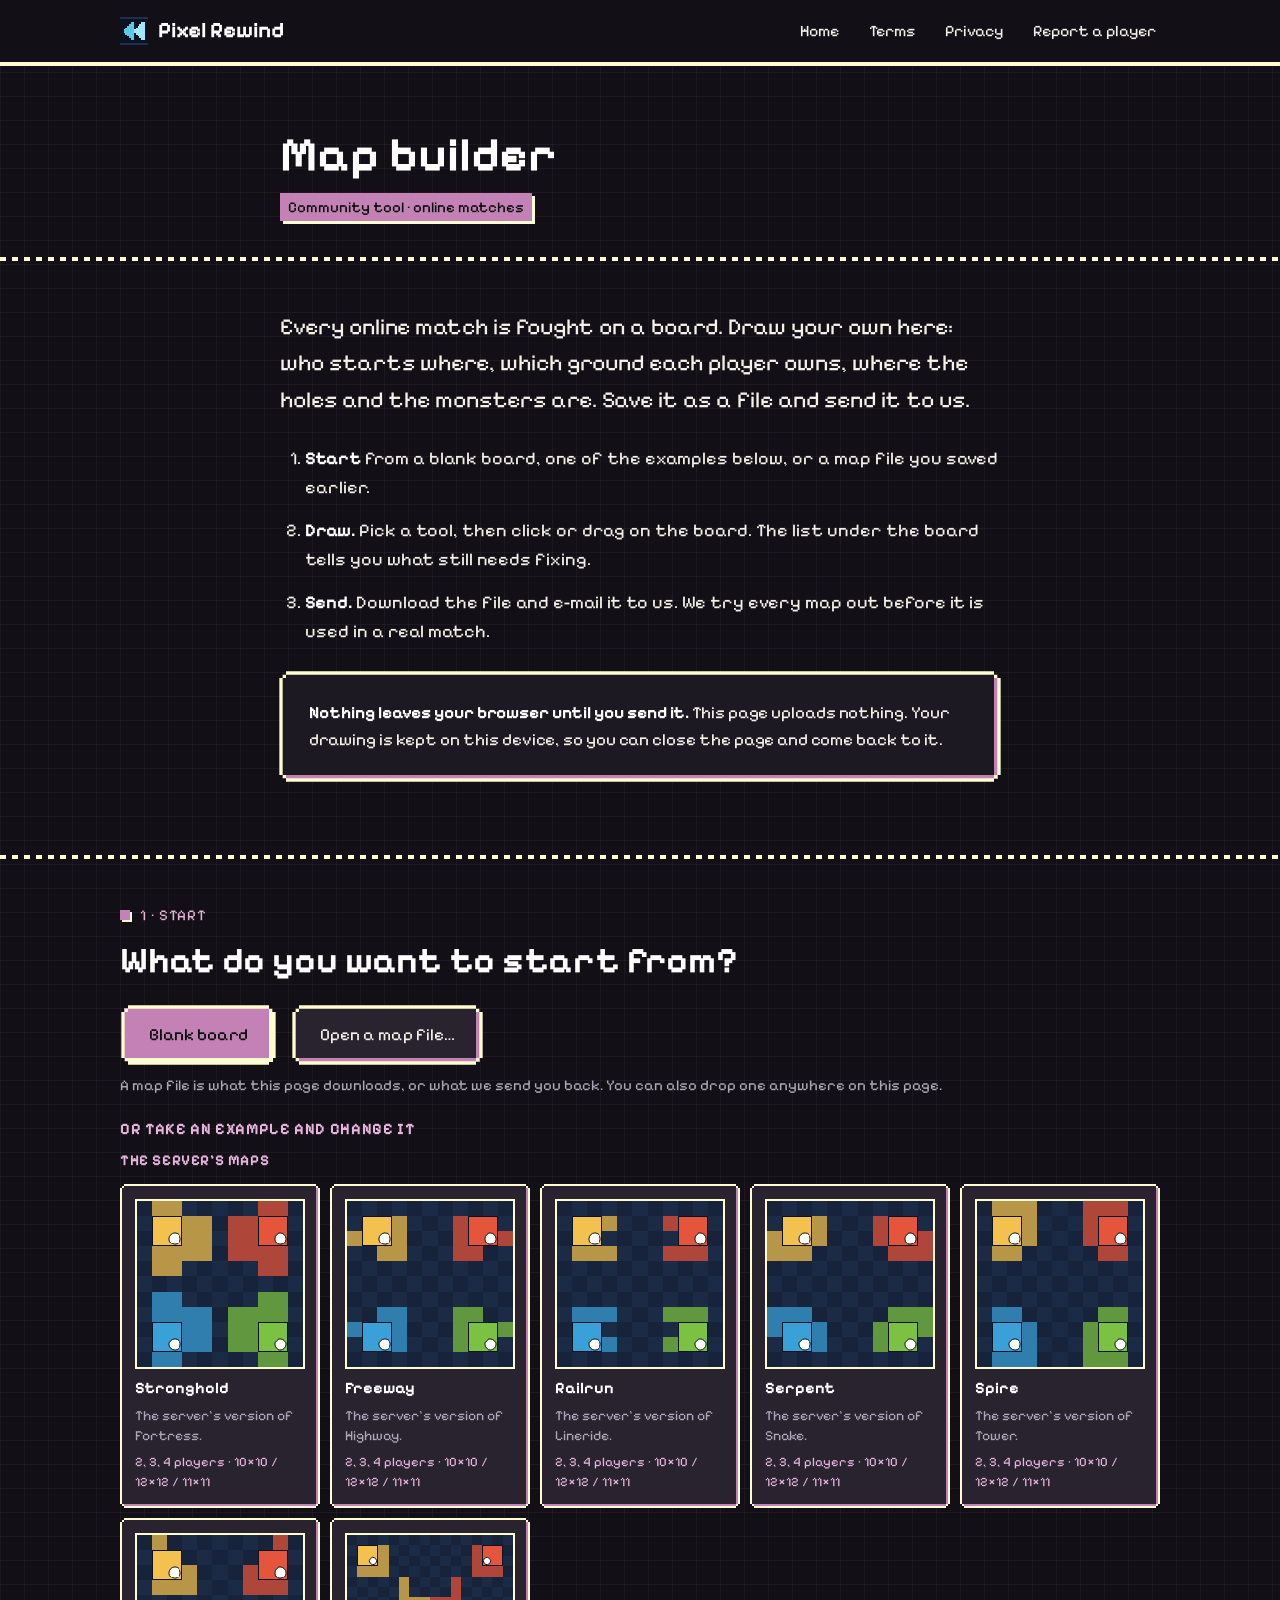
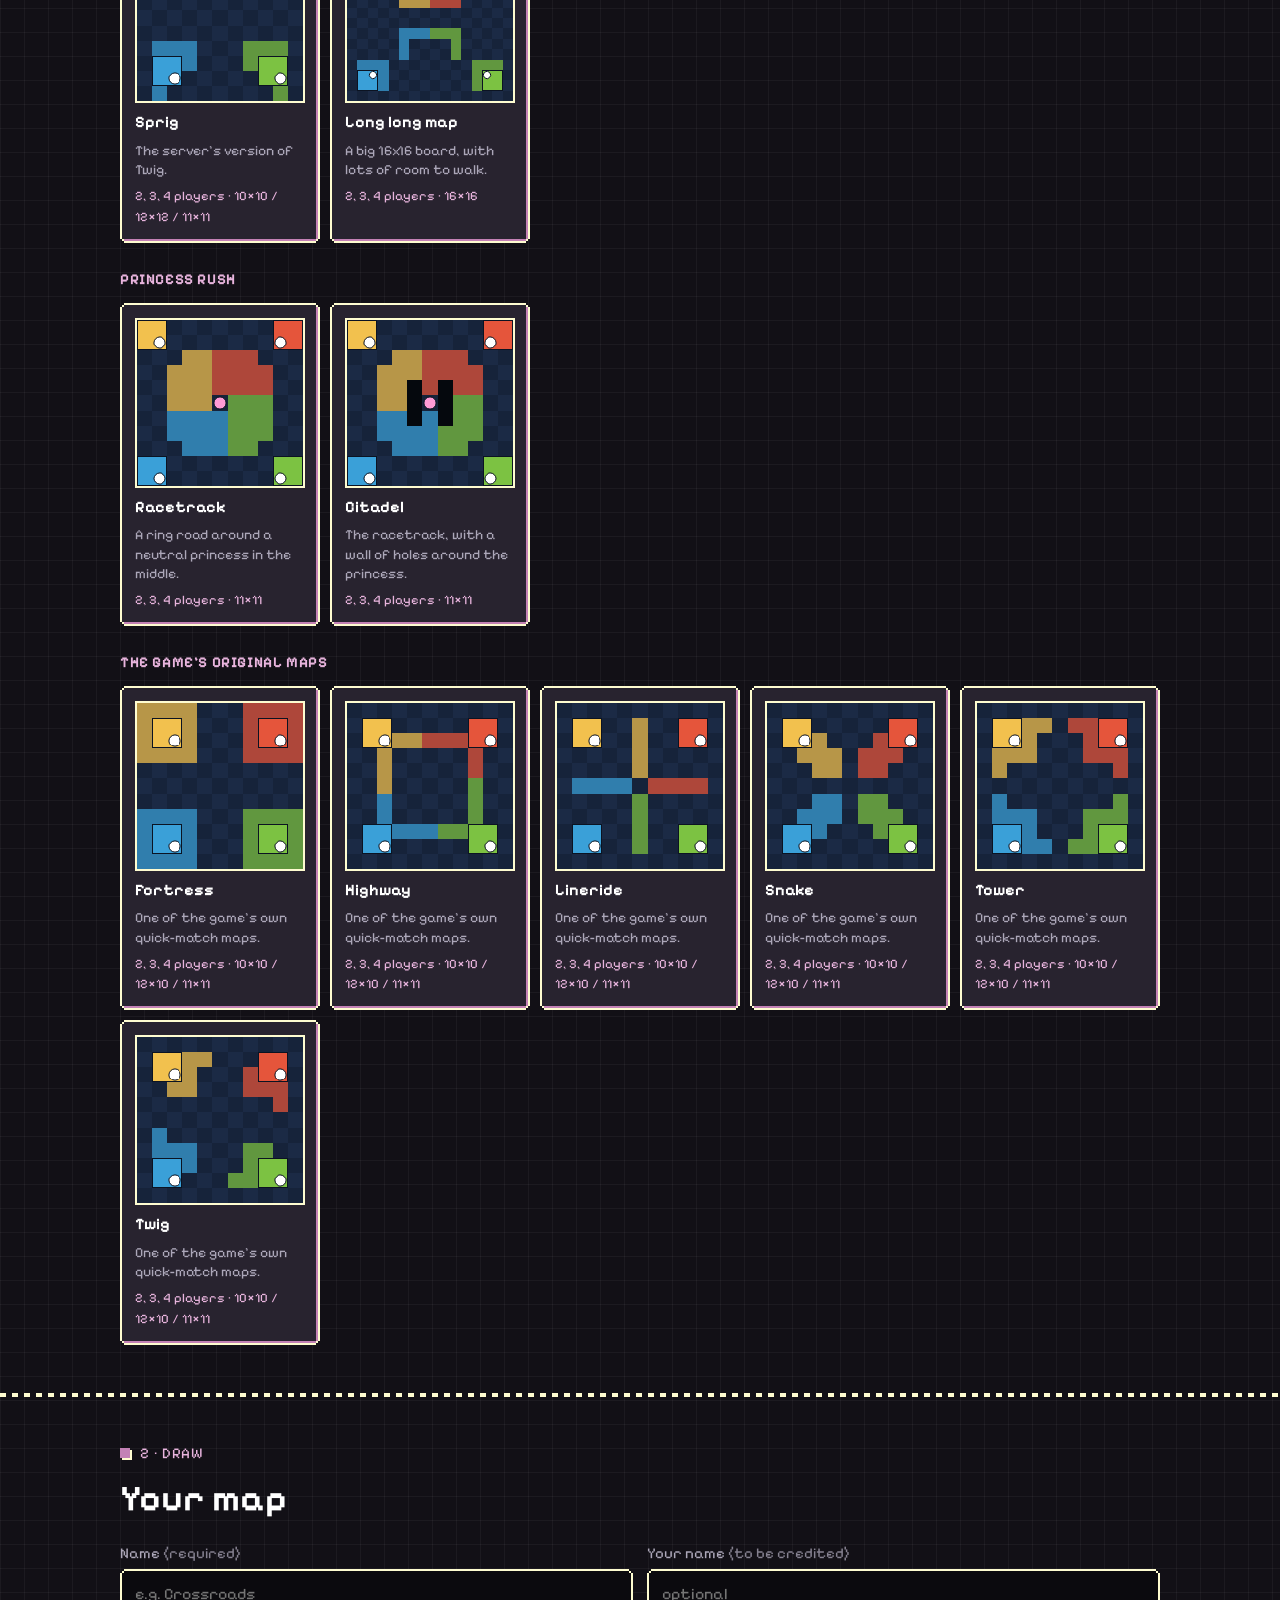
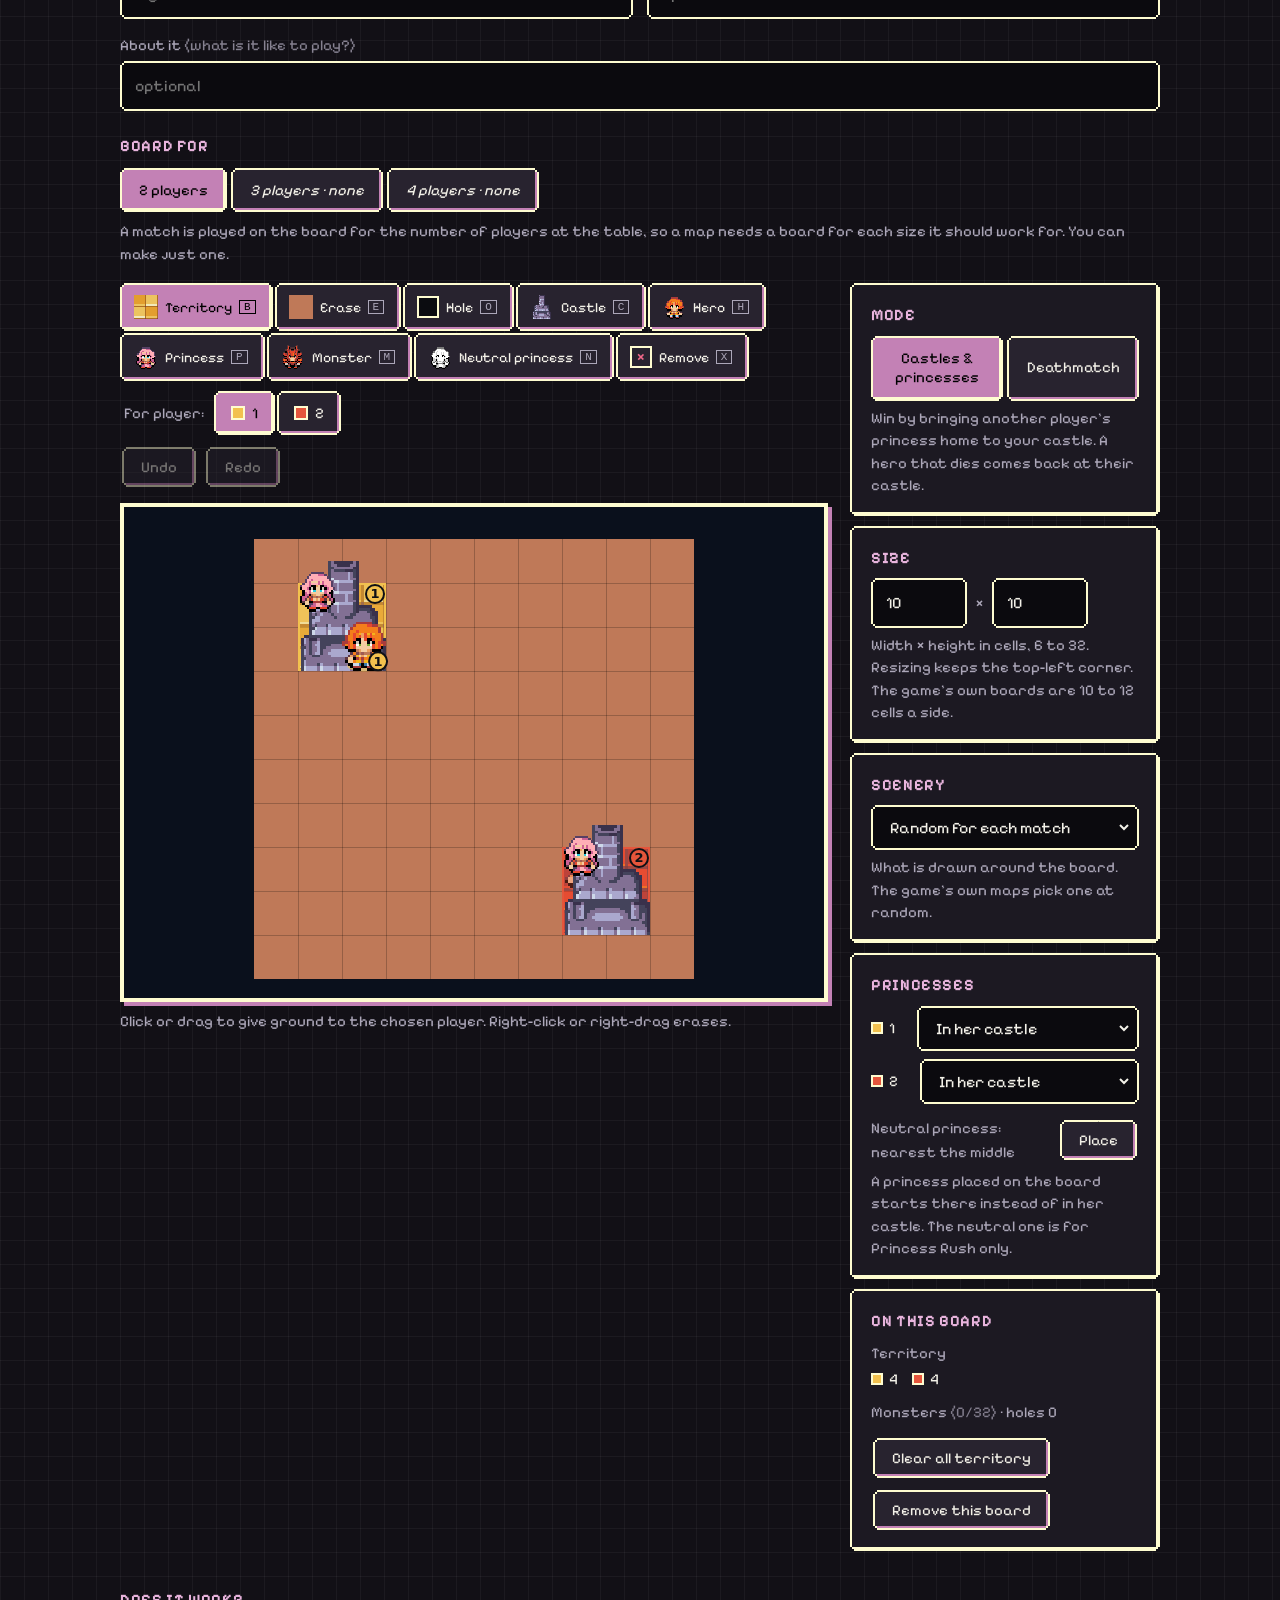
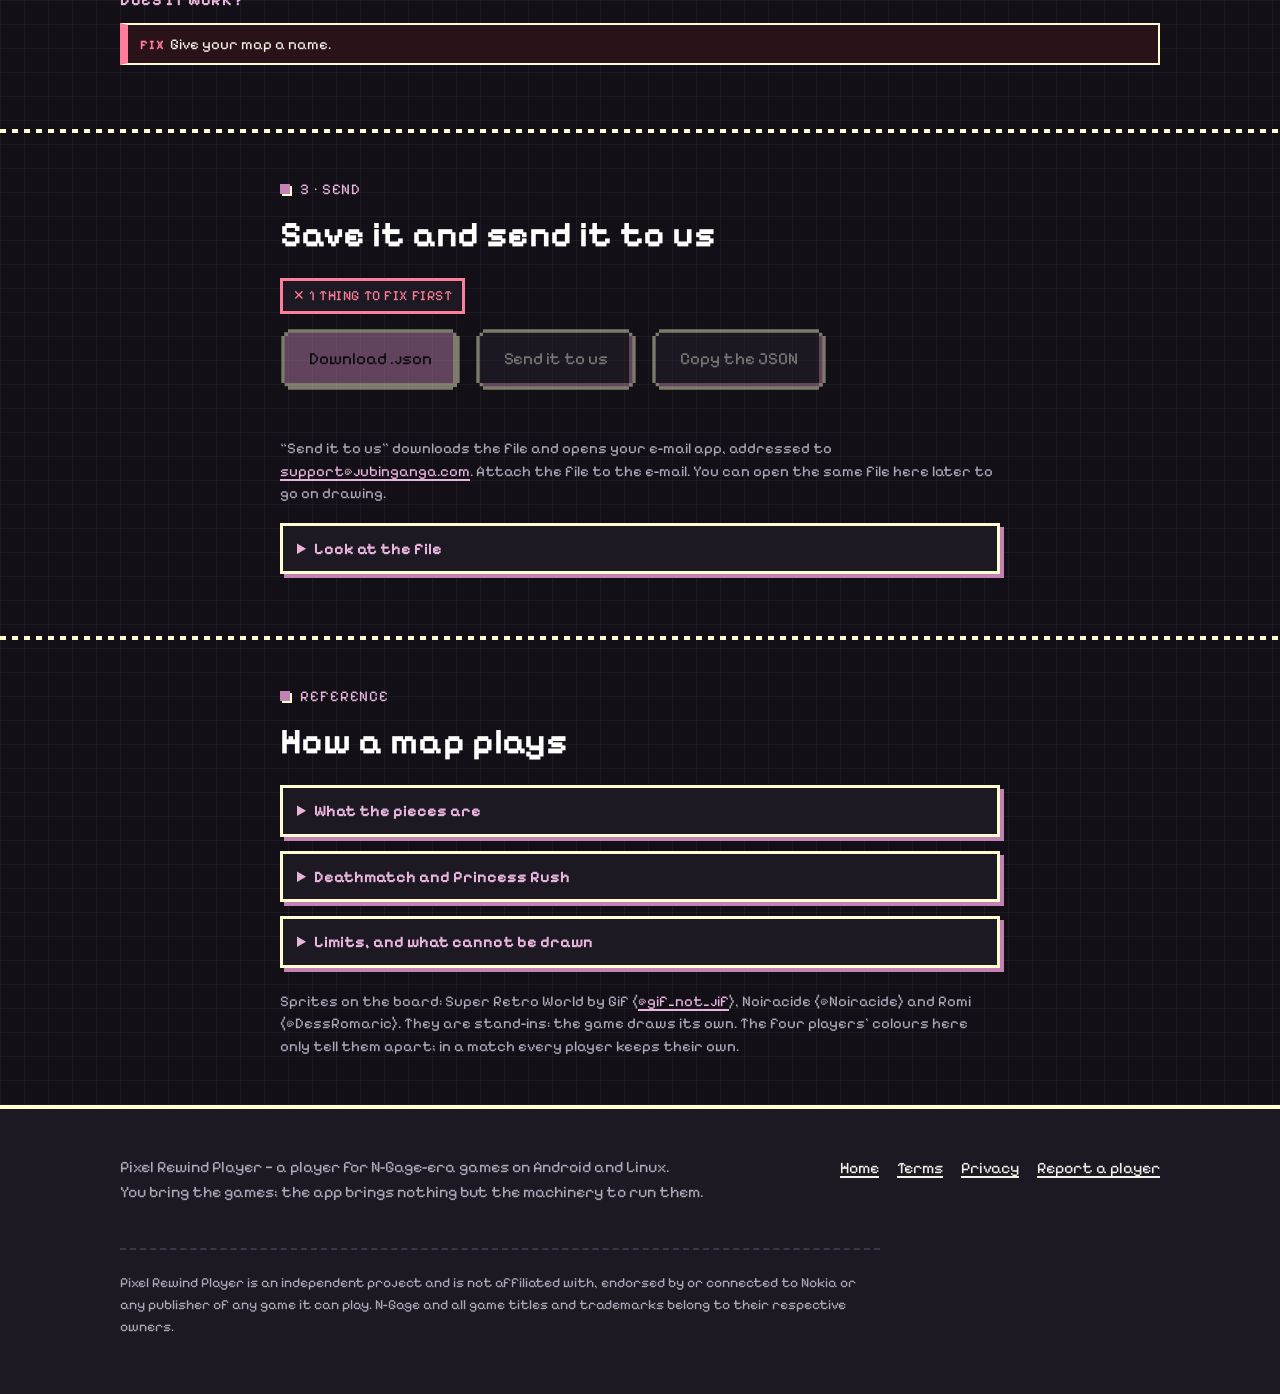
<file: map-builder.html>
<!DOCTYPE html>
<html lang="en">
<head>
<meta charset="utf-8">
<meta name="viewport" content="width=device-width, initial-scale=1">
<title>Map builder &mdash; Pixel Rewind Player</title>
<meta name="description" content="Draw a map for online matches and send it to us.">
<meta name="theme-color" content="#121016">
<!-- Kept out of search engines by these tags alone. Do not add it to robots.txt: a crawler that may not
     fetch the page never sees the noindex, and robots.txt would publish the address. -->
<meta name="robots" content="noindex, nofollow, noarchive, nosnippet, noimageindex">
<meta name="googlebot" content="noindex, nofollow, noarchive, nosnippet">
<meta name="bingbot" content="noindex, nofollow, noarchive">
<meta name="referrer" content="no-referrer">
<link rel="icon" href="assets/img/favicon.svg" type="image/svg+xml">
<link rel="preconnect" href="https://fonts.googleapis.com">
<link rel="preconnect" href="https://fonts.gstatic.com" crossorigin>
<link href="https://fonts.googleapis.com/css2?family=Pixelify+Sans:wght@400..700&display=swap" rel="stylesheet">
<link rel="stylesheet" href="assets/css/style.css">
<link rel="stylesheet" href="assets/css/map-builder.css">
</head>
<body>

<!-- Not linked from anywhere on the site, on purpose: reached only by its direct link. -->

<header class="topbar">
  <div class="wrap topbar__in">
    <a class="brand" href="index.html">
      <img src="assets/img/favicon.svg" alt="" width="26" height="26">
      Pixel Rewind
    </a>
    <nav class="nav" aria-label="Main">
      <a href="index.html">Home</a>
      <a href="terms.html">Terms</a>
      <a href="privacy.html">Privacy</a>
      <a href="report.html">Report a player</a>
    </nav>
  </div>
</header>

<main class="mapb">

  <div class="pagehead">
    <div class="wrap narrow">
      <h1>Map builder</h1>
      <p class="updated">Community tool &middot; online matches</p>
    </div>
  </div>

  <section>
    <div class="wrap narrow">
      <p class="lede">Every online match is fought on a board. Draw your own here: who starts where, which ground each player owns, where the holes and the monsters are. Save it as a file and send it to us.</p>

      <ol class="online-steps">
        <li><strong>Start</strong> from a blank board, one of the examples below, or a map file you saved earlier.</li>
        <li><strong>Draw.</strong> Pick a tool, then click or drag on the board. The list under the board tells you what still needs fixing.</li>
        <li><strong>Send.</strong> Download the file and e-mail it to us. We try every map out before it is used in a real match.</li>
      </ol>

      <div class="callout">
        <p><strong>Nothing leaves your browser until you send it.</strong> This page uploads nothing. Your drawing is kept on this device, so you can close the page and come back to it.</p>
      </div>
    </div>
  </section>

  <section id="start">
    <div class="wrap">
      <p class="label">1 &middot; Start</p>
      <h2>What do you want to start from?</h2>
      <div class="btn-row" id="startRow">
        <button class="btn btn--primary" type="button" data-act="blank">Blank board</button>
        <label class="btn" for="openFile">Open a map file&hellip;</label>
        <input id="openFile" type="file" accept=".json,application/json" hidden>
      </div>
      <p class="hint">A map file is what this page downloads, or what we send you back. You can also drop one anywhere on this page.</p>
      <div id="loadResult" role="status"></div>
      <h3 class="subhead">Or take an example and change it</h3>
      <div id="examples" class="examples"></div>
    </div>
  </section>

  <section id="draw">
    <div class="wrap">
      <p class="label">2 &middot; Draw</p>
      <h2>Your map</h2>

      <div class="about">
        <label class="field"><span>Name <em>(required)</em></span>
          <input id="mapName" type="text" maxlength="32" placeholder="e.g. Crossroads" autocomplete="off"></label>
        <label class="field"><span>Your name <em>(to be credited)</em></span>
          <input id="mapAuthor" type="text" maxlength="60" placeholder="optional" autocomplete="off"></label>
        <label class="field about__wide"><span>About it <em>(what is it like to play?)</em></span>
          <input id="mapDesc" type="text" maxlength="300" placeholder="optional" autocomplete="off"></label>
      </div>

      <h4>Board for</h4>
      <div class="tabs" id="boardTabs" role="tablist" aria-label="Number of players"></div>
      <p class="hint">A match is played on the board for the number of players at the table, so a map needs a board for each size it should work for. You can make just one.</p>

      <div id="boardEmpty" class="box" hidden></div>

      <div id="boardArea" class="edit">
        <div class="edit__main">
          <div class="toolbar" id="toolbar"></div>
          <div class="boardwrap" id="boardWrap"><canvas id="board" aria-label="The board. Click or drag to draw."></canvas></div>
          <p class="hint" id="toolHint"></p>
          <p class="status" id="boardMsg" role="status"></p>
        </div>
        <div class="edit__side" id="settings"></div>
      </div>

      <h4>Does it work?</h4>
      <div id="checks"></div>
    </div>
  </section>

  <section id="send">
    <div class="wrap narrow">
      <p class="label">3 &middot; Send</p>
      <h2>Save it and send it to us</h2>
      <div id="verdict"></div>
      <div class="btn-row">
        <button class="btn btn--primary" type="button" data-act="download" id="btnDownload">Download .json</button>
        <button class="btn" type="button" data-act="email" id="btnEmail">Send it to us</button>
        <button class="btn" type="button" data-act="copy" id="btnCopy">Copy the JSON</button>
      </div>
      <p class="status" id="status" role="status"></p>
      <p class="hint">&ldquo;Send it to us&rdquo; downloads the file and opens your e-mail app, addressed to <a id="mailLink" href="#"></a>. Attach the file to the e-mail. You can open the same file here later to go on drawing.</p>
      <details class="ref">
        <summary>Look at the file</summary>
        <div><pre class="json" id="jsonText"></pre></div>
      </details>
    </div>
  </section>

  <section>
    <div class="wrap narrow ref">
      <p class="label">Reference</p>
      <h2>How a map plays</h2>
      <details>
        <summary>What the pieces are</summary>
        <div>
          <ul class="help">
            <li><strong>Territory</strong> is the ground a player owns when the match starts. Walking over your own ground is faster than crossing anyone else's. Give everyone the same amount unless you mean it otherwise.</li>
            <li><strong>Castle.</strong> Every player has one castle, 2&times;2 cells. A hero that dies comes back there. Win by bringing another player's princess home to your castle.</li>
            <li><strong>Hero.</strong> Every player has exactly one start cell for their hero. It can be on their own castle or next to it, never on someone else's.</li>
            <li><strong>Princess.</strong> She starts inside her castle. You can move her onto the board, or leave a castle empty.</li>
            <li><strong>Monsters</strong> start next to the player you give them to and fight for them.</li>
            <li><strong>Holes</strong> are cells nothing can stand on, be built on or be dropped on. Heroes walk around them.</li>
          </ul>
        </div>
      </details>
      <details>
        <summary>Deathmatch and Princess Rush</summary>
        <div>
          <p class="help"><strong>Deathmatch:</strong> a board with <em>no castles</em>. Nobody respawns, a hero that dies is out, and the last one standing wins. There are no princesses on such a board. Switch to it under &ldquo;Board settings &rarr; Mode&rdquo;.</p>
          <p class="help"><strong>Princess Rush:</strong> a room mode where every castle starts empty and one neutral princess waits somewhere on the board. Whoever brings her home first wins. Place her with the &ldquo;Neutral princess&rdquo; tool; without one she starts on the free cell nearest the middle. The other modes ignore her.</p>
        </div>
      </details>
      <details>
        <summary>Limits, and what cannot be drawn</summary>
        <div>
          <p class="help">Each side is 6 to 32 cells (the game's own boards are 10 to 12; much bigger ones have not been tried in a real match). At most 32 monsters per board, one castle, hero and princess per player. Every piece needs a cell of its own and stays off holes; princesses and monsters stay off castles.</p>
          <p class="help">Items are not part of a map: the game drops them during the match, and your <a href="item-rules-builder.html">item rules</a> decide where.</p>
        </div>
      </details>
      <p class="hint credits">Sprites on the board: Super Retro World by Gif (<a href="https://twitter.com/gif_not_jif" rel="noopener noreferrer">@gif_not_jif</a>), Noiracide (@Noiracide) and Romi (@DessRomaric). They are stand-ins: the game draws its own. The four players' colours here only tell them apart; in a match every player keeps their own.</p>
    </div>
  </section>

</main>

<footer class="footer">
  <div class="wrap">
    <div class="footer__in">
      <p>Pixel Rewind Player &mdash; a player for N-Gage-era games on Android and Linux.<br>
         You bring the games; the app brings nothing but the machinery to run them.</p>
      <nav class="footer__links" aria-label="Footer">
        <a href="index.html">Home</a>
        <a href="terms.html">Terms</a>
        <a href="privacy.html">Privacy</a>
        <a href="report.html">Report a player</a>
      </nav>
    </div>
    <p class="disclaimer">
      Pixel Rewind Player is an independent project and is not affiliated with, endorsed by or connected to Nokia or any publisher of any game it can play. N-Gage and all game titles and trademarks belong to their respective owners.
    </p>
  </div>
</footer>

<script src="assets/js/map-builder-examples.js"></script>
<script src="assets/js/map-builder.js"></script>
</body>
</html>
</file>
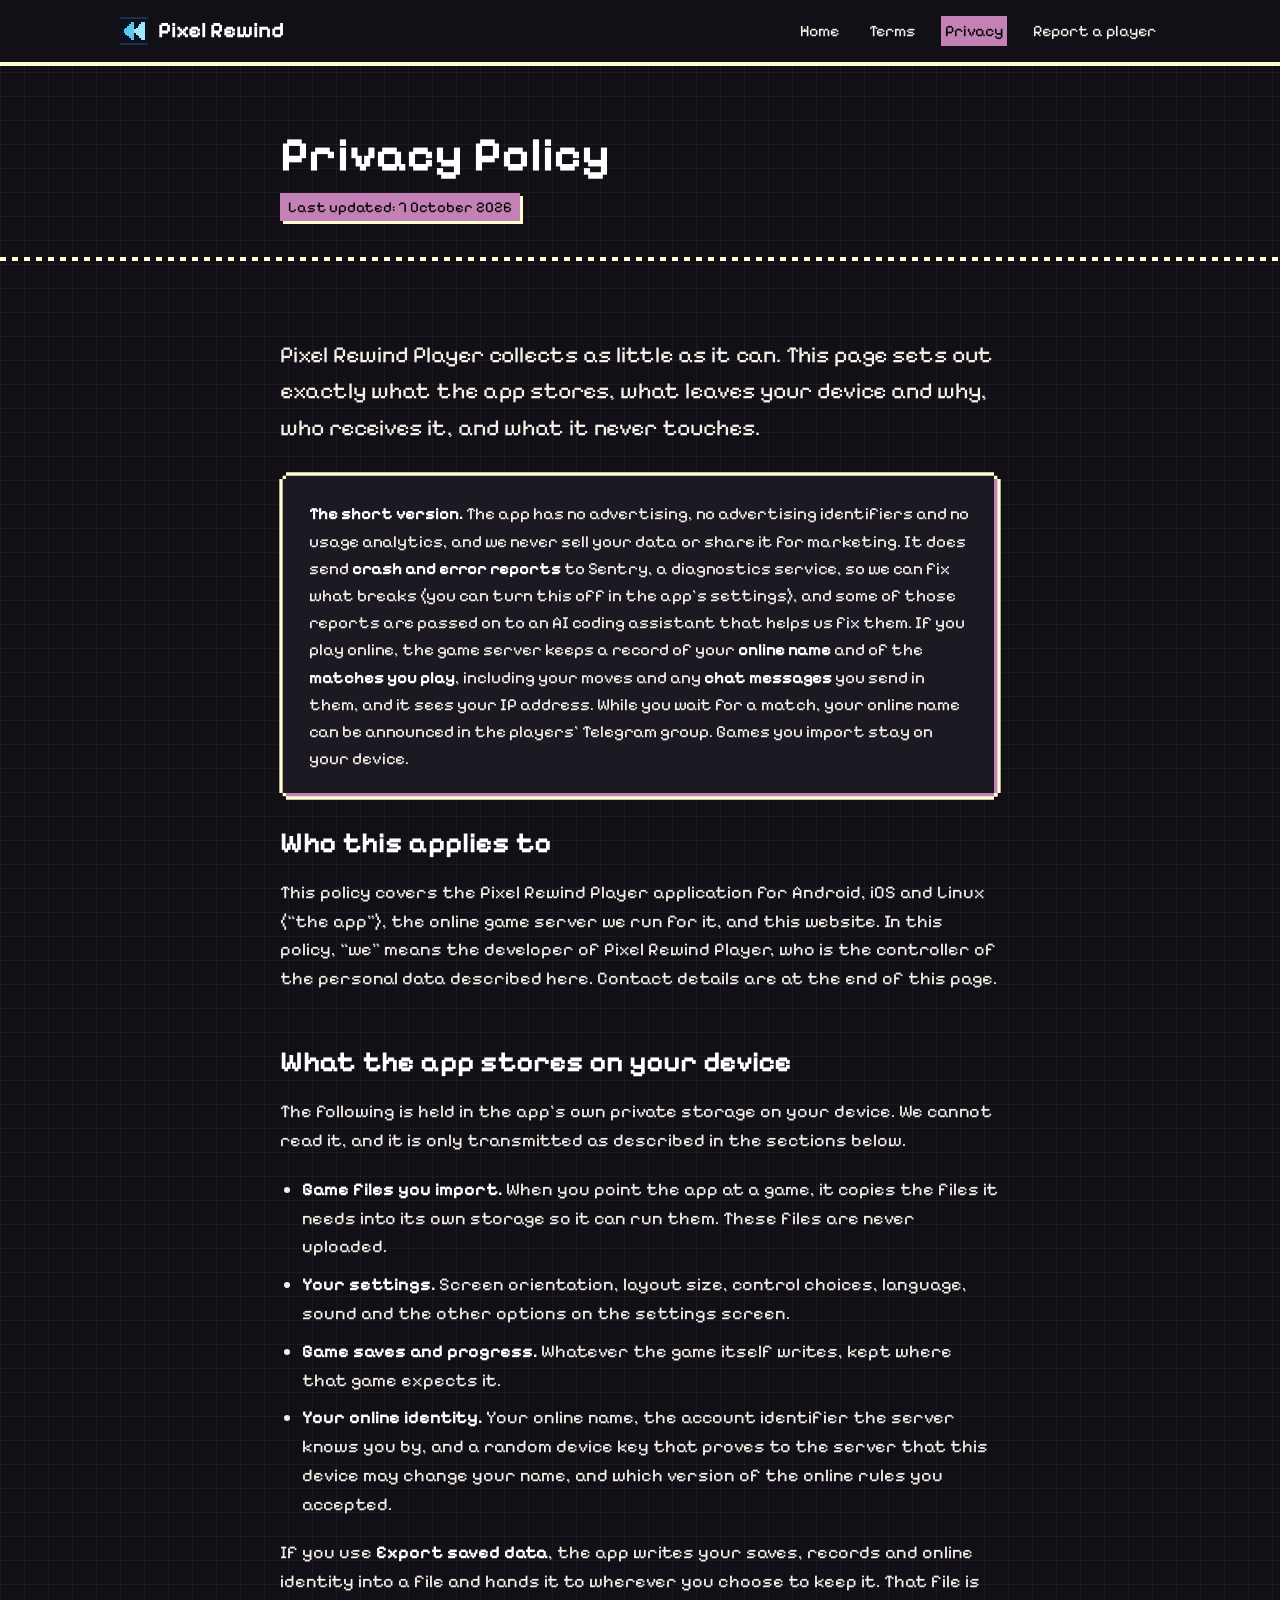
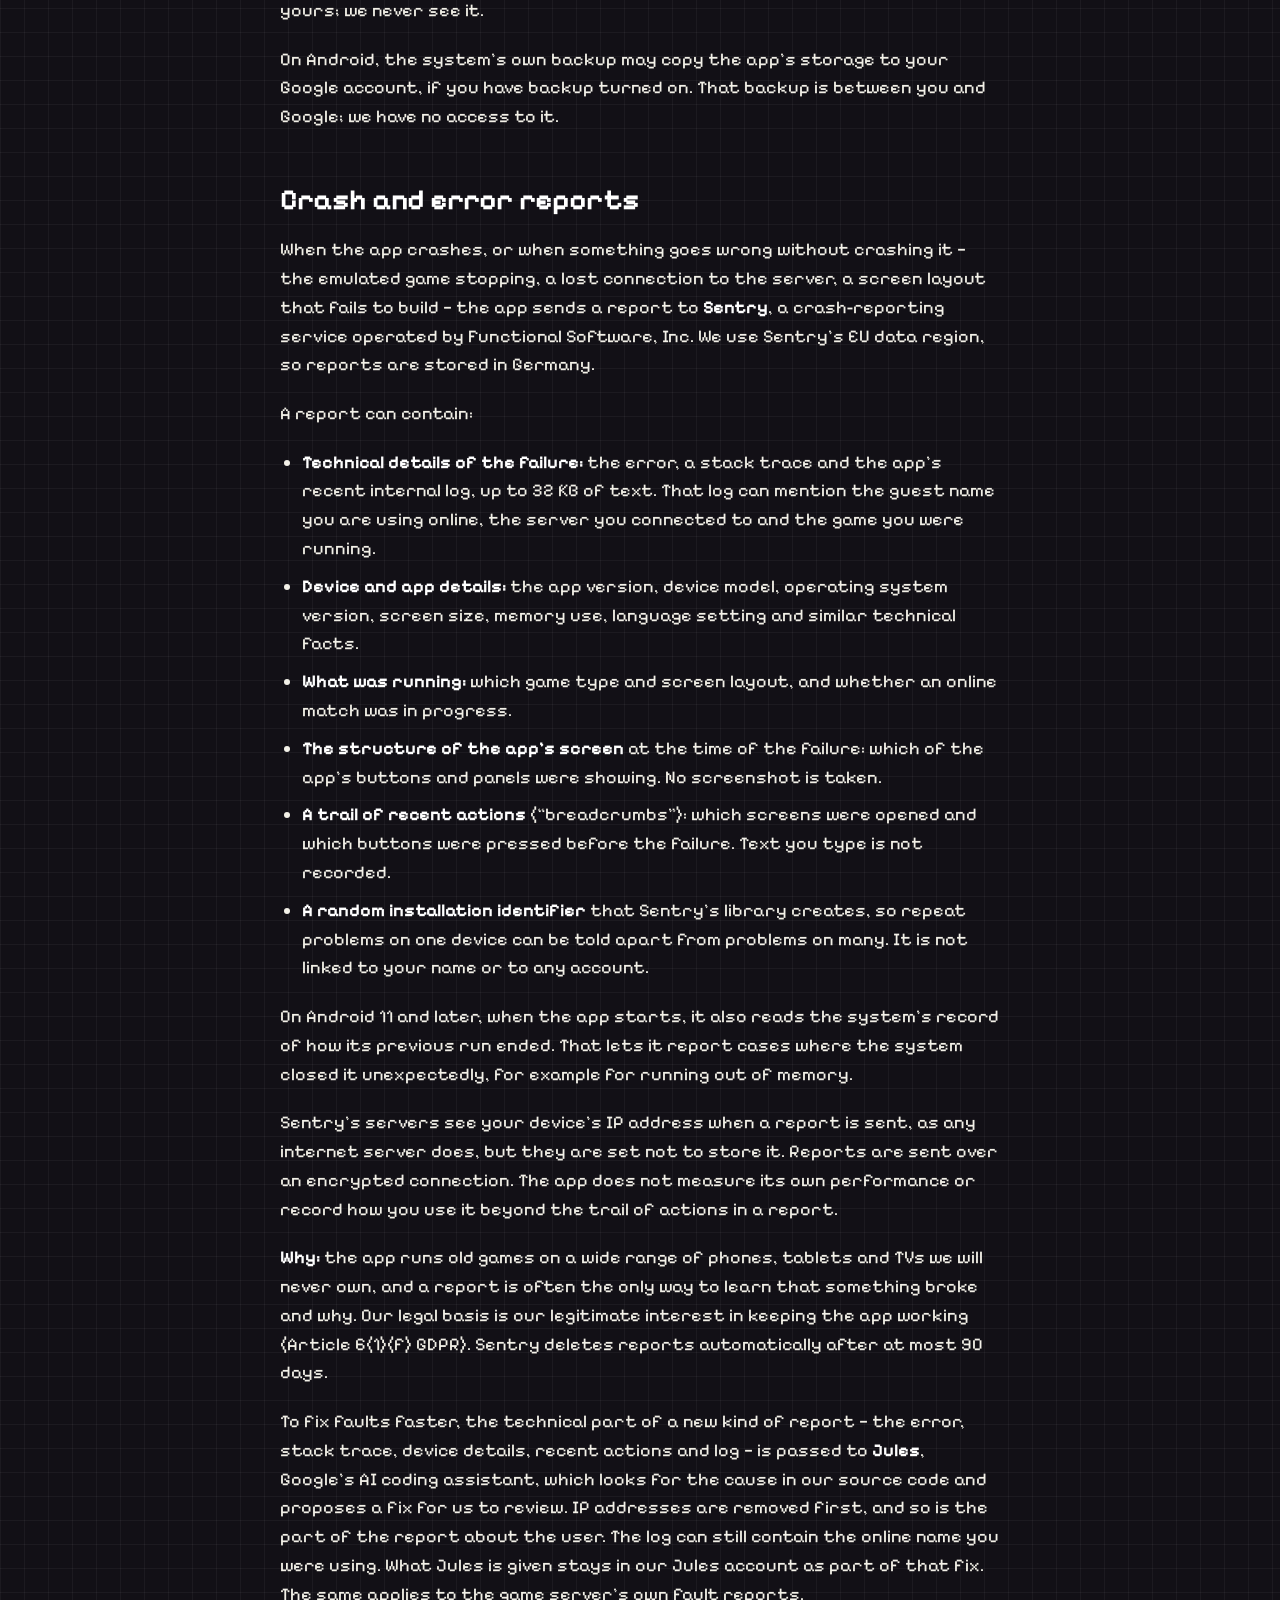
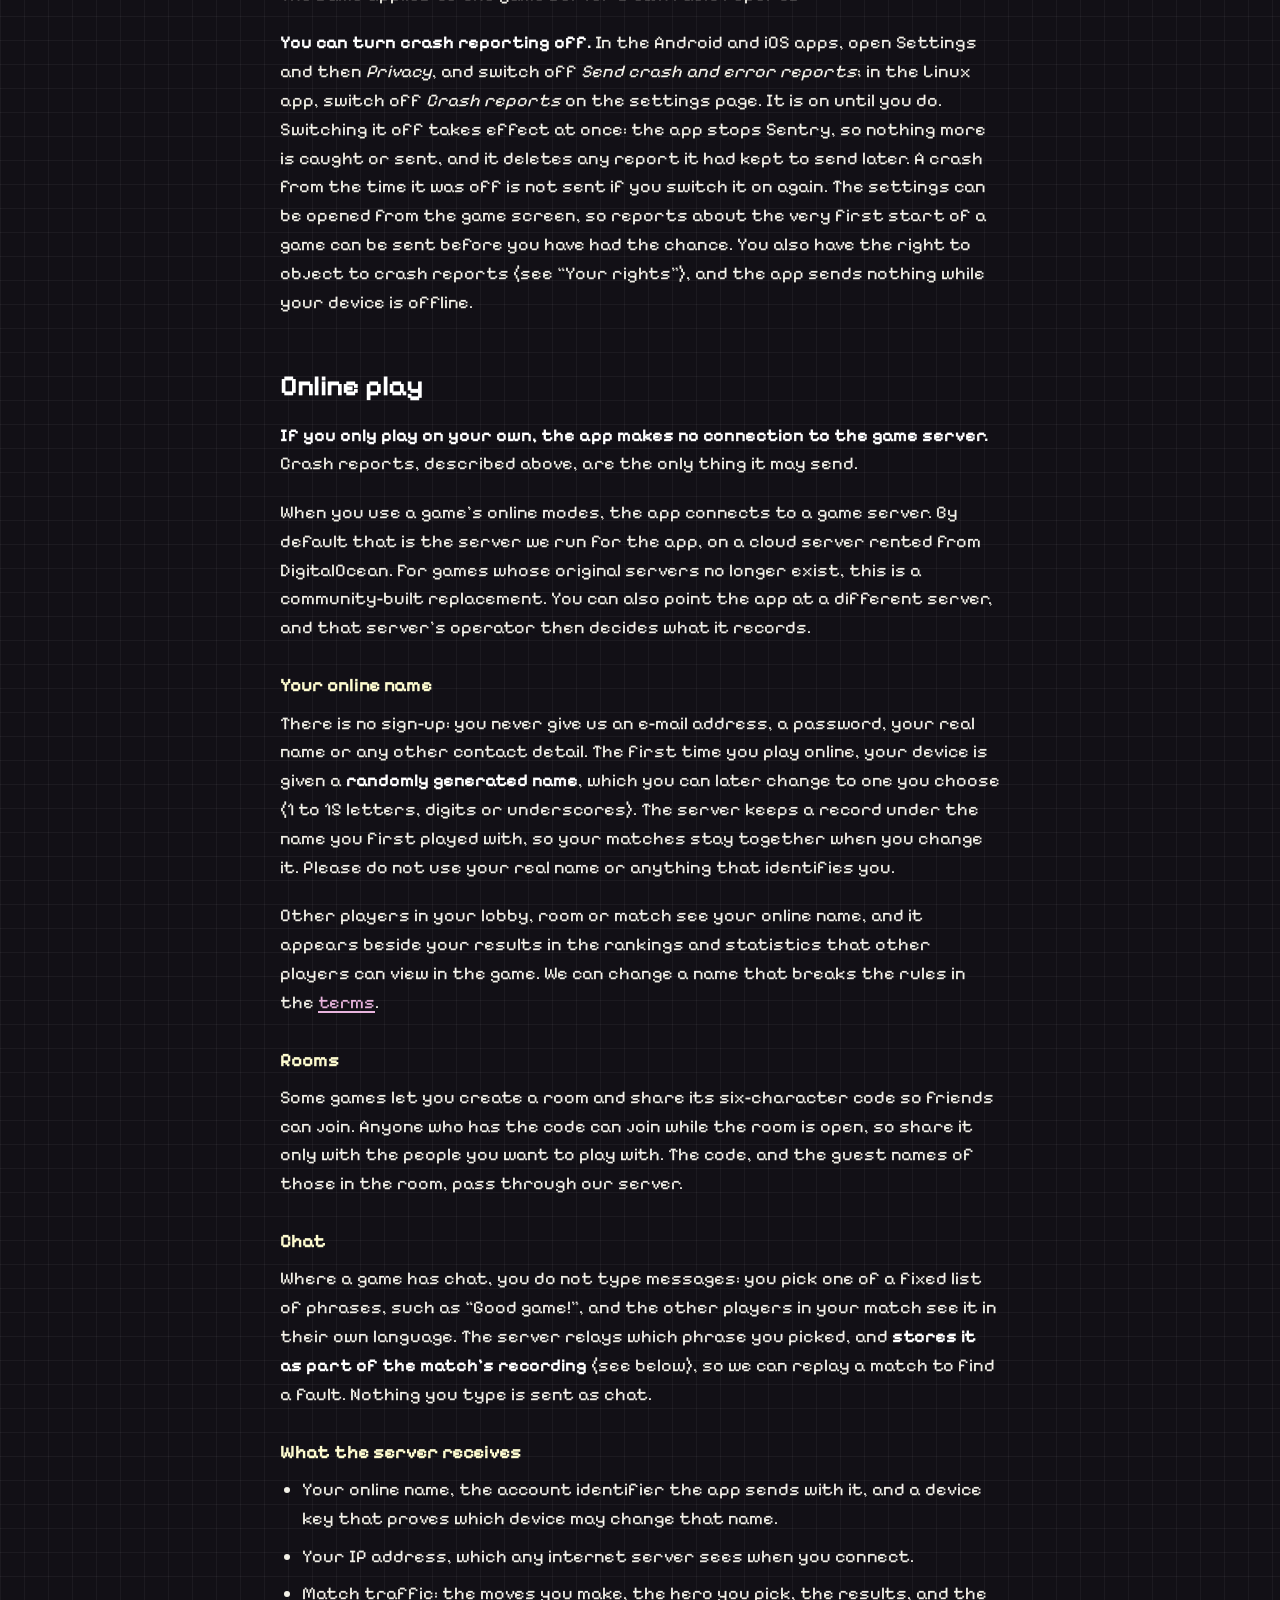
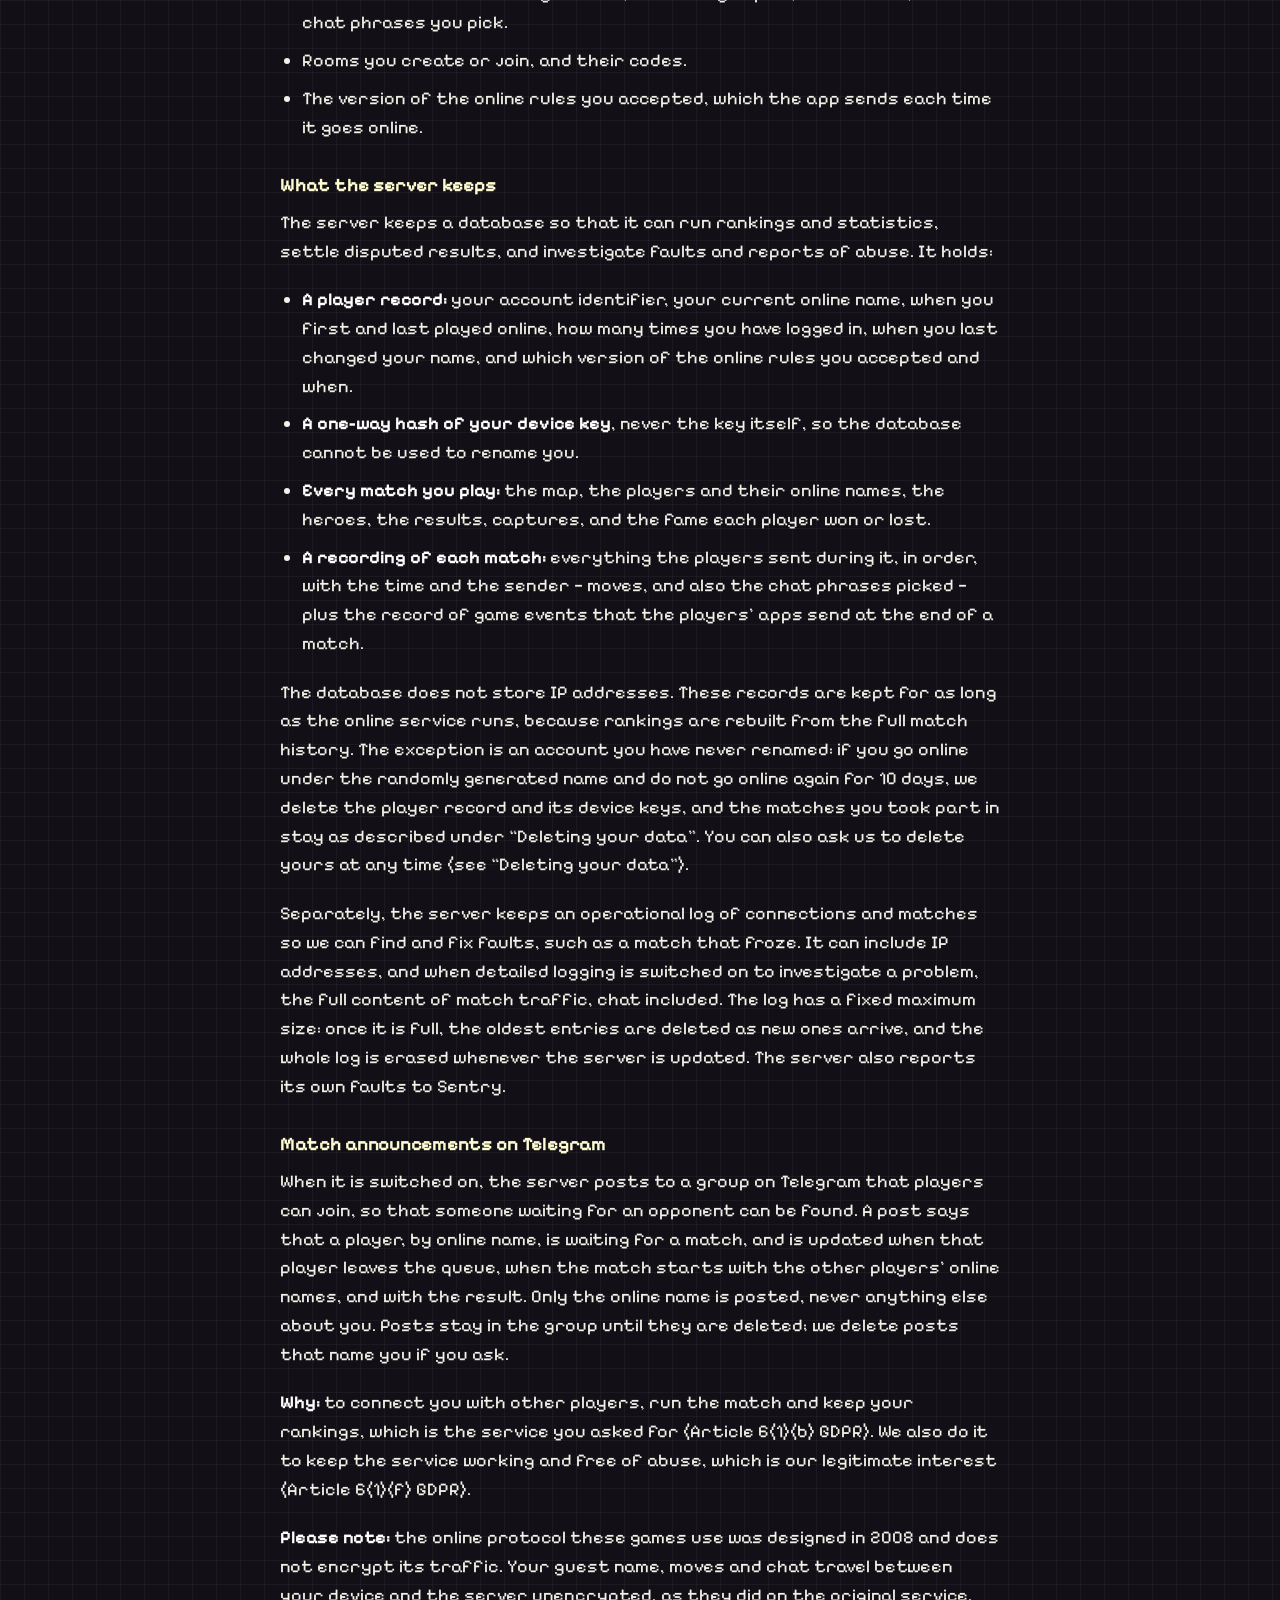
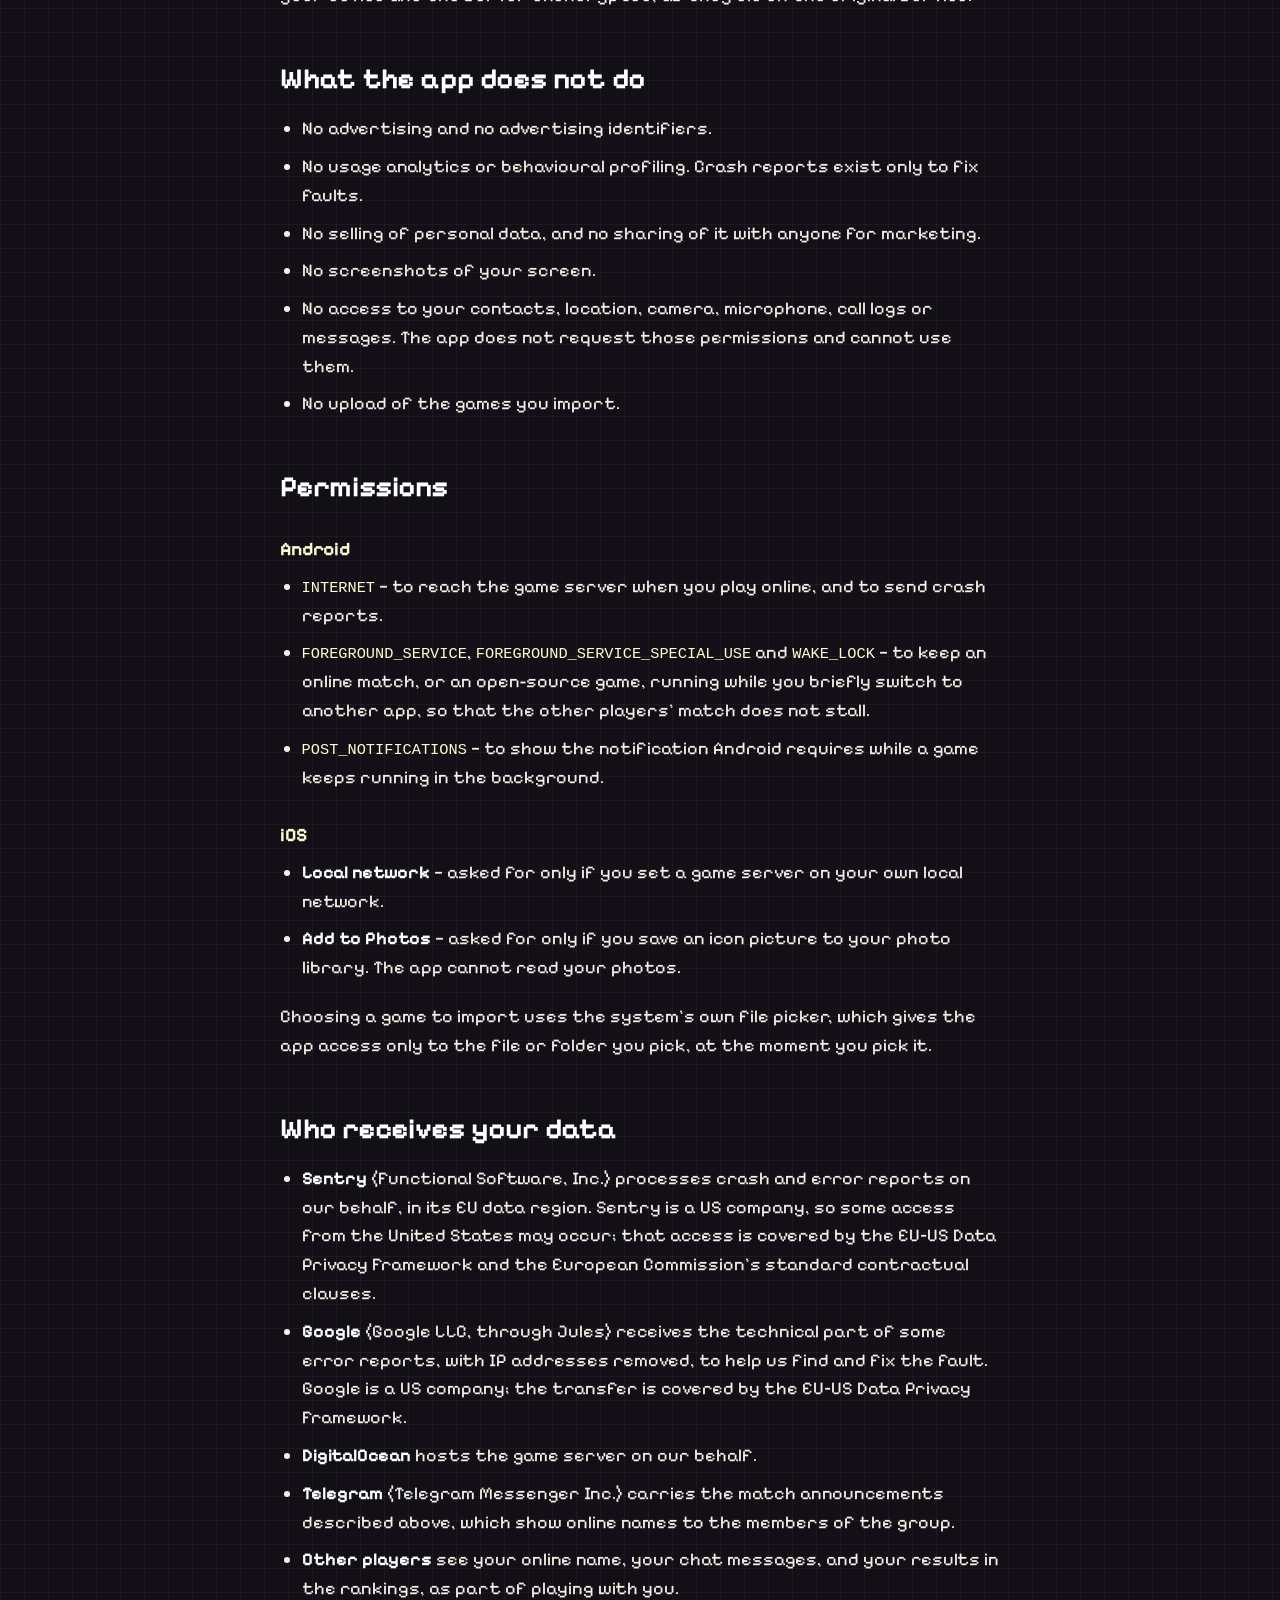
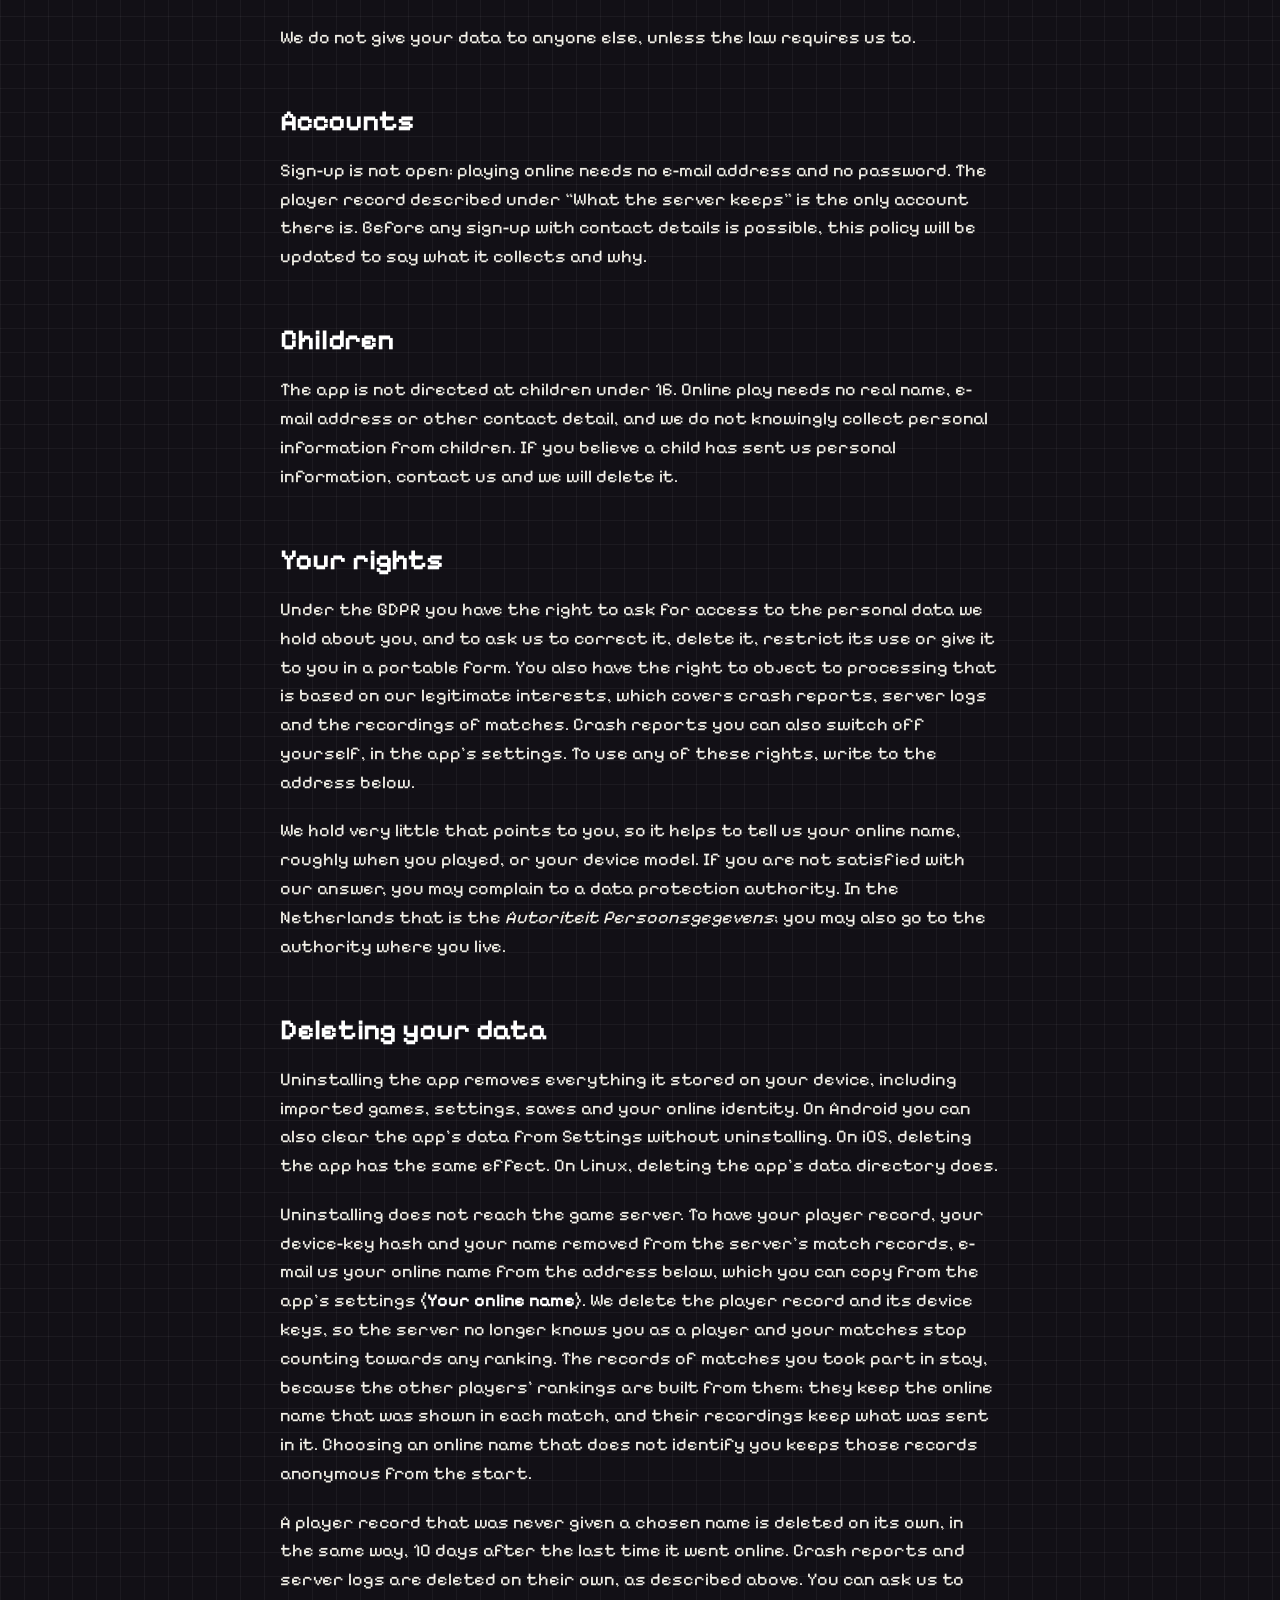
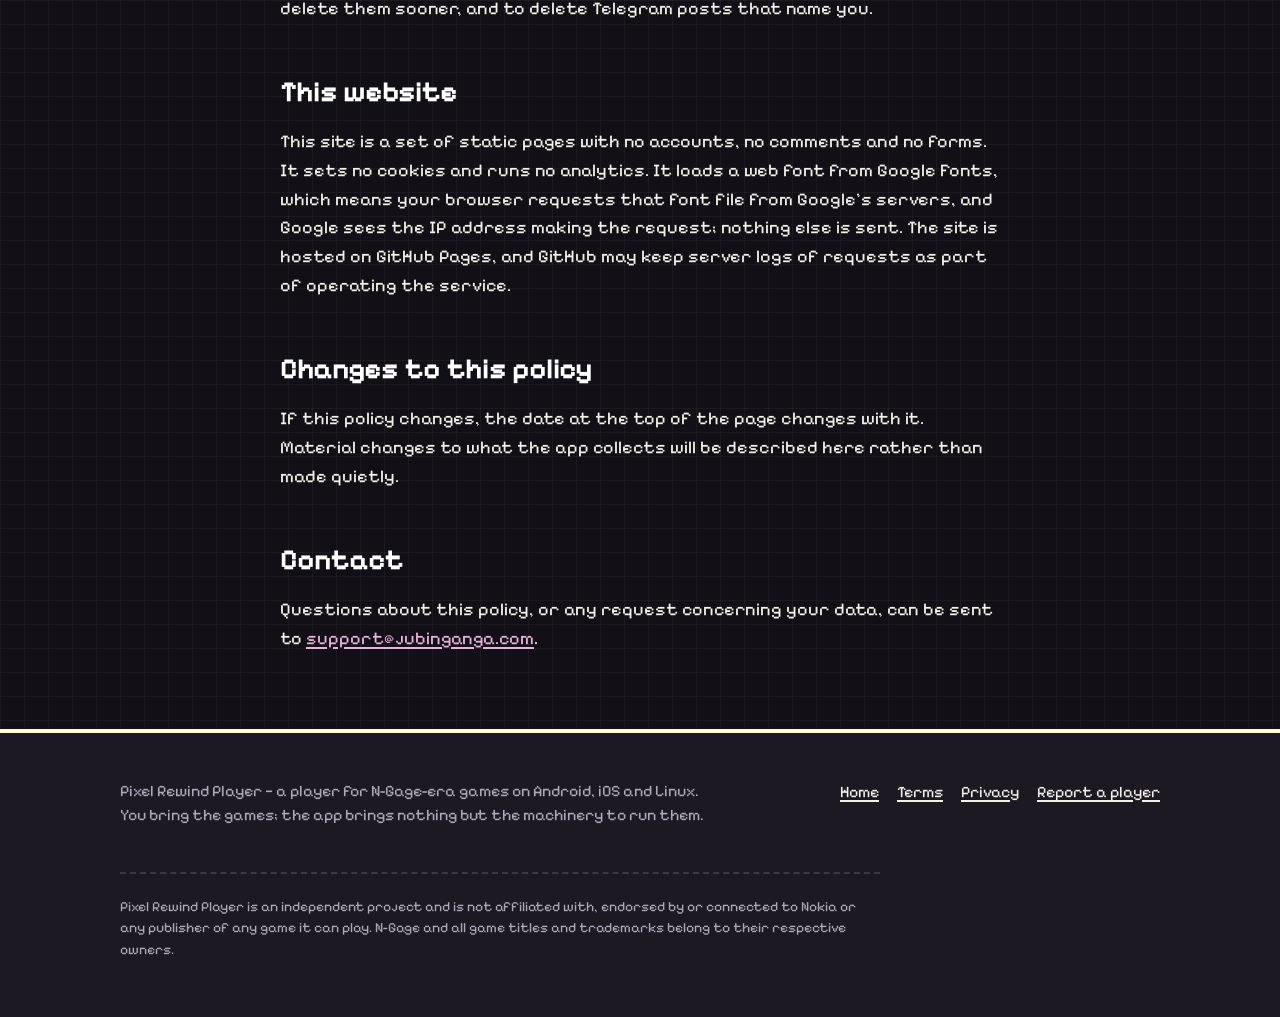
<file: privacy.html>
<!DOCTYPE html>
<html lang="en">
<head>
<meta charset="utf-8">
<meta name="viewport" content="width=device-width, initial-scale=1">
<title>Privacy Policy &mdash; Pixel Rewind Player</title>
<meta name="description" content="Privacy policy for the Pixel Rewind Player app: what it stores, what it sends for crash reporting and online play, and what it does not collect.">
<meta name="theme-color" content="#121016">
<link rel="canonical" href="https://pixel-rewind.github.io/privacy.html">
<link rel="icon" href="assets/img/favicon.svg" type="image/svg+xml">
<link rel="preconnect" href="https://fonts.googleapis.com">
<link rel="preconnect" href="https://fonts.gstatic.com" crossorigin>
<link href="https://fonts.googleapis.com/css2?family=Pixelify+Sans:wght@400..700&display=swap" rel="stylesheet">
<link rel="stylesheet" href="assets/css/style.css">
</head>
<body>

<header class="topbar">
  <div class="wrap topbar__in">
    <a class="brand" href="index.html">
      <img src="assets/img/favicon.svg" alt="" width="26" height="26">
      Pixel Rewind
    </a>
    <nav class="nav" aria-label="Main">
      <a href="index.html">Home</a>
      <a href="terms.html">Terms</a>
      <a href="privacy.html" aria-current="page">Privacy</a>
      <a href="report.html">Report a player</a>
    </nav>
  </div>
</header>

<main>

  <div class="pagehead">
    <div class="wrap narrow">
      <h1>Privacy Policy</h1>
      <p class="updated">Last updated: 7 October 2026</p>
    </div>
  </div>

  <section>
    <div class="wrap narrow prose">

      <p class="lede">Pixel Rewind Player collects as little as it can. This page sets out exactly what the app stores, what leaves your device and why, who receives it, and what it never touches.</p>

      <div class="callout">
        <p><strong>The short version.</strong> The app has no advertising, no advertising identifiers and no usage analytics, and we never sell your data or share it for marketing. It does send <strong>crash and error reports</strong> to Sentry, a diagnostics service, so we can fix what breaks (you can turn this off in the app's settings), and some of those reports are passed on to an AI coding assistant that helps us fix them. If you play online, the game server keeps a record of your <strong>online name</strong> and of the <strong>matches you play</strong>, including your moves and any <strong>chat messages</strong> you send in them, and it sees your IP address. While you wait for a match, your online name can be announced in the players' Telegram group. Games you import stay on your device.</p>
      </div>

      <h2>Who this applies to</h2>
      <p>This policy covers the Pixel Rewind Player application for Android, iOS and Linux (&ldquo;the app&rdquo;), the online game server we run for it, and this website. In this policy, &ldquo;we&rdquo; means the developer of Pixel Rewind Player, who is the controller of the personal data described here. Contact details are at the end of this page.</p>

      <h2>What the app stores on your device</h2>
      <p>The following is held in the app's own private storage on your device. We cannot read it, and it is only transmitted as described in the sections below.</p>
      <ul>
        <li><strong>Game files you import.</strong> When you point the app at a game, it copies the files it needs into its own storage so it can run them. These files are never uploaded.</li>
        <li><strong>Your settings.</strong> Screen orientation, layout size, control choices, language, sound and the other options on the settings screen.</li>
        <li><strong>Game saves and progress.</strong> Whatever the game itself writes, kept where that game expects it.</li>
        <li><strong>Your online identity.</strong> Your online name, the account identifier the server knows you by, and a random device key that proves to the server that this device may change your name, and which version of the online rules you accepted.</li>
      </ul>
      <p>If you use <strong>Export saved data</strong>, the app writes your saves, records and online identity into a file and hands it to wherever you choose to keep it. That file is yours; we never see it.</p>
      <p>On Android, the system's own backup may copy the app's storage to your Google account, if you have backup turned on. That backup is between you and Google; we have no access to it.</p>

      <h2>Crash and error reports</h2>
      <p>When the app crashes, or when something goes wrong without crashing it &mdash; the emulated game stopping, a lost connection to the server, a screen layout that fails to build &mdash; the app sends a report to <strong>Sentry</strong>, a crash-reporting service operated by Functional Software, Inc. We use Sentry's EU data region, so reports are stored in Germany.</p>
      <p>A report can contain:</p>
      <ul>
        <li><strong>Technical details of the failure:</strong> the error, a stack trace and the app's recent internal log, up to 32&nbsp;KB of text. That log can mention the guest name you are using online, the server you connected to and the game you were running.</li>
        <li><strong>Device and app details:</strong> the app version, device model, operating system version, screen size, memory use, language setting and similar technical facts.</li>
        <li><strong>What was running:</strong> which game type and screen layout, and whether an online match was in progress.</li>
        <li><strong>The structure of the app's screen</strong> at the time of the failure: which of the app's buttons and panels were showing. No screenshot is taken.</li>
        <li><strong>A trail of recent actions</strong> (&ldquo;breadcrumbs&rdquo;): which screens were opened and which buttons were pressed before the failure. Text you type is not recorded.</li>
        <li><strong>A random installation identifier</strong> that Sentry's library creates, so repeat problems on one device can be told apart from problems on many. It is not linked to your name or to any account.</li>
      </ul>
      <p>On Android 11 and later, when the app starts, it also reads the system's record of how its previous run ended. That lets it report cases where the system closed it unexpectedly, for example for running out of memory.</p>
      <p>Sentry's servers see your device's IP address when a report is sent, as any internet server does, but they are set not to store it. Reports are sent over an encrypted connection. The app does not measure its own performance or record how you use it beyond the trail of actions in a report.</p>
      <p><strong>Why:</strong> the app runs old games on a wide range of phones, tablets and TVs we will never own, and a report is often the only way to learn that something broke and why. Our legal basis is our legitimate interest in keeping the app working (Article 6(1)(f) GDPR). Sentry deletes reports automatically after at most 90 days.</p>
      <p>To fix faults faster, the technical part of a new kind of report &mdash; the error, stack trace, device details, recent actions and log &mdash; is passed to <strong>Jules</strong>, Google's AI coding assistant, which looks for the cause in our source code and proposes a fix for us to review. IP addresses are removed first, and so is the part of the report about the user. The log can still contain the online name you were using. What Jules is given stays in our Jules account as part of that fix. The same applies to the game server's own fault reports.</p>
      <p><strong>You can turn crash reporting off.</strong> In the Android and iOS apps, open Settings and then <em>Privacy</em>, and switch off <em>Send crash and error reports</em>; in the Linux app, switch off <em>Crash reports</em> on the settings page. It is on until you do. Switching it off takes effect at once: the app stops Sentry, so nothing more is caught or sent, and it deletes any report it had kept to send later. A crash from the time it was off is not sent if you switch it on again. The settings can be opened from the game screen, so reports about the very first start of a game can be sent before you have had the chance. You also have the right to object to crash reports (see &ldquo;Your rights&rdquo;), and the app sends nothing while your device is offline.</p>

      <h2>Online play</h2>
      <p><strong>If you only play on your own, the app makes no connection to the game server.</strong> Crash reports, described above, are the only thing it may send.</p>
      <p>When you use a game's online modes, the app connects to a game server. By default that is the server we run for the app, on a cloud server rented from DigitalOcean. For games whose original servers no longer exist, this is a community-built replacement. You can also point the app at a different server, and that server's operator then decides what it records.</p>

      <h3>Your online name</h3>
      <p>There is no sign-up: you never give us an e-mail address, a password, your real name or any other contact detail. The first time you play online, your device is given a <strong>randomly generated name</strong>, which you can later change to one you choose (1 to 15 letters, digits or underscores). The server keeps a record under the name you first played with, so your matches stay together when you change it. Please do not use your real name or anything that identifies you.</p>
      <p>Other players in your lobby, room or match see your online name, and it appears beside your results in the rankings and statistics that other players can view in the game. We can change a name that breaks the rules in the <a href="terms.html">terms</a>.</p>

      <h3>Rooms</h3>
      <p>Some games let you create a room and share its six-character code so friends can join. Anyone who has the code can join while the room is open, so share it only with the people you want to play with. The code, and the guest names of those in the room, pass through our server.</p>

      <h3>Chat</h3>
      <p>Where a game has chat, you do not type messages: you pick one of a fixed list of phrases, such as &ldquo;Good game!&rdquo;, and the other players in your match see it in their own language. The server relays which phrase you picked, and <strong>stores it as part of the match's recording</strong> (see below), so we can replay a match to find a fault. Nothing you type is sent as chat.</p>

      <h3>What the server receives</h3>
      <ul>
        <li>Your online name, the account identifier the app sends with it, and a device key that proves which device may change that name.</li>
        <li>Your IP address, which any internet server sees when you connect.</li>
        <li>Match traffic: the moves you make, the hero you pick, the results, and the chat phrases you pick.</li>
        <li>Rooms you create or join, and their codes.</li>
        <li>The version of the online rules you accepted, which the app sends each time it goes online.</li>
      </ul>

      <h3>What the server keeps</h3>
      <p>The server keeps a database so that it can run rankings and statistics, settle disputed results, and investigate faults and reports of abuse. It holds:</p>
      <ul>
        <li><strong>A player record:</strong> your account identifier, your current online name, when you first and last played online, how many times you have logged in, when you last changed your name, and which version of the online rules you accepted and when.</li>
        <li><strong>A one-way hash of your device key</strong>, never the key itself, so the database cannot be used to rename you.</li>
        <li><strong>Every match you play:</strong> the map, the players and their online names, the heroes, the results, captures, and the fame each player won or lost.</li>
        <li><strong>A recording of each match:</strong> everything the players sent during it, in order, with the time and the sender &mdash; moves, and also the chat phrases picked &mdash; plus the record of game events that the players' apps send at the end of a match.</li>
      </ul>
      <p>The database does not store IP addresses. These records are kept for as long as the online service runs, because rankings are rebuilt from the full match history. The exception is an account you have never renamed: if you go online under the randomly generated name and do not go online again for 10 days, we delete the player record and its device keys, and the matches you took part in stay as described under &ldquo;Deleting your data&rdquo;. You can also ask us to delete yours at any time (see &ldquo;Deleting your data&rdquo;).</p>
      <p>Separately, the server keeps an operational log of connections and matches so we can find and fix faults, such as a match that froze. It can include IP addresses, and when detailed logging is switched on to investigate a problem, the full content of match traffic, chat included. The log has a fixed maximum size: once it is full, the oldest entries are deleted as new ones arrive, and the whole log is erased whenever the server is updated. The server also reports its own faults to Sentry.</p>
      <h3>Match announcements on Telegram</h3>
      <p>When it is switched on, the server posts to a group on Telegram that players can join, so that someone waiting for an opponent can be found. A post says that a player, by online name, is waiting for a match, and is updated when that player leaves the queue, when the match starts with the other players' online names, and with the result. Only the online name is posted, never anything else about you. Posts stay in the group until they are deleted; we delete posts that name you if you ask.</p>
      <p><strong>Why:</strong> to connect you with other players, run the match and keep your rankings, which is the service you asked for (Article 6(1)(b) GDPR). We also do it to keep the service working and free of abuse, which is our legitimate interest (Article 6(1)(f) GDPR).</p>
      <p><strong>Please note:</strong> the online protocol these games use was designed in 2008 and does not encrypt its traffic. Your guest name, moves and chat travel between your device and the server unencrypted, as they did on the original service.</p>

      <h2>What the app does not do</h2>
      <ul>
        <li>No advertising and no advertising identifiers.</li>
        <li>No usage analytics or behavioural profiling. Crash reports exist only to fix faults.</li>
        <li>No selling of personal data, and no sharing of it with anyone for marketing.</li>
        <li>No screenshots of your screen.</li>
        <li>No access to your contacts, location, camera, microphone, call logs or messages. The app does not request those permissions and cannot use them.</li>
        <li>No upload of the games you import.</li>
      </ul>

      <h2>Permissions</h2>
      <h3>Android</h3>
      <ul>
        <li><code>INTERNET</code> &mdash; to reach the game server when you play online, and to send crash reports.</li>
        <li><code>FOREGROUND_SERVICE</code>, <code>FOREGROUND_SERVICE_SPECIAL_USE</code> and <code>WAKE_LOCK</code> &mdash; to keep an online match, or an open-source game, running while you briefly switch to another app, so that the other players' match does not stall.</li>
        <li><code>POST_NOTIFICATIONS</code> &mdash; to show the notification Android requires while a game keeps running in the background.</li>
      </ul>
      <h3>iOS</h3>
      <ul>
        <li><strong>Local network</strong> &mdash; asked for only if you set a game server on your own local network.</li>
        <li><strong>Add to Photos</strong> &mdash; asked for only if you save an icon picture to your photo library. The app cannot read your photos.</li>
      </ul>
      <p>Choosing a game to import uses the system's own file picker, which gives the app access only to the file or folder you pick, at the moment you pick it.</p>

      <h2>Who receives your data</h2>
      <ul>
        <li><strong>Sentry</strong> (Functional Software, Inc.) processes crash and error reports on our behalf, in its EU data region. Sentry is a US company, so some access from the United States may occur; that access is covered by the EU&ndash;US Data Privacy Framework and the European Commission's standard contractual clauses.</li>
        <li><strong>Google</strong> (Google LLC, through Jules) receives the technical part of some error reports, with IP addresses removed, to help us find and fix the fault. Google is a US company; the transfer is covered by the EU&ndash;US Data Privacy Framework.</li>
        <li><strong>DigitalOcean</strong> hosts the game server on our behalf.</li>
        <li><strong>Telegram</strong> (Telegram Messenger Inc.) carries the match announcements described above, which show online names to the members of the group.</li>
        <li><strong>Other players</strong> see your online name, your chat messages, and your results in the rankings, as part of playing with you.</li>
      </ul>
      <p>We do not give your data to anyone else, unless the law requires us to.</p>

      <h2>Accounts</h2>
      <p>Sign-up is not open: playing online needs no e-mail address and no password. The player record described under &ldquo;What the server keeps&rdquo; is the only account there is. Before any sign-up with contact details is possible, this policy will be updated to say what it collects and why.</p>

      <h2>Children</h2>
      <p>The app is not directed at children under 16. Online play needs no real name, e-mail address or other contact detail, and we do not knowingly collect personal information from children. If you believe a child has sent us personal information, contact us and we will delete it.</p>

      <h2>Your rights</h2>
      <p>Under the GDPR you have the right to ask for access to the personal data we hold about you, and to ask us to correct it, delete it, restrict its use or give it to you in a portable form. You also have the right to object to processing that is based on our legitimate interests, which covers crash reports, server logs and the recordings of matches. Crash reports you can also switch off yourself, in the app's settings. To use any of these rights, write to the address below.</p>
      <p>We hold very little that points to you, so it helps to tell us your online name, roughly when you played, or your device model. If you are not satisfied with our answer, you may complain to a data protection authority. In the Netherlands that is the <em>Autoriteit Persoonsgegevens</em>; you may also go to the authority where you live.</p>

      <h2 id="deleting-your-data">Deleting your data</h2>
      <p>Uninstalling the app removes everything it stored on your device, including imported games, settings, saves and your online identity. On Android you can also clear the app's data from Settings without uninstalling. On iOS, deleting the app has the same effect. On Linux, deleting the app's data directory does.</p>
      <p>Uninstalling does not reach the game server. To have your player record, your device-key hash and your name removed from the server's match records, e-mail us your online name from the address below, which you can copy from the app's settings (<strong>Your online name</strong>). We delete the player record and its device keys, so the server no longer knows you as a player and your matches stop counting towards any ranking. The records of matches you took part in stay, because the other players' rankings are built from them; they keep the online name that was shown in each match, and their recordings keep what was sent in it. Choosing an online name that does not identify you keeps those records anonymous from the start.</p>
      <p>A player record that was never given a chosen name is deleted on its own, in the same way, 10 days after the last time it went online. Crash reports and server logs are deleted on their own, as described above. You can ask us to delete them sooner, and to delete Telegram posts that name you.</p>

      <h2>This website</h2>
      <p>This site is a set of static pages with no accounts, no comments and no forms. It sets no cookies and runs no analytics. It loads a web font from Google Fonts, which means your browser requests that font file from Google's servers, and Google sees the IP address making the request; nothing else is sent. The site is hosted on GitHub Pages, and GitHub may keep server logs of requests as part of operating the service.</p>

      <h2>Changes to this policy</h2>
      <p>If this policy changes, the date at the top of the page changes with it. Material changes to what the app collects will be described here rather than made quietly.</p>

      <h2>Contact</h2>
      <p>Questions about this policy, or any request concerning your data, can be sent to <a href="mailto:support@jubinganga.com">support@jubinganga.com</a>.</p>

    </div>
  </section>

</main>

<footer class="footer">
  <div class="wrap">
    <div class="footer__in">
      <p>Pixel Rewind Player &mdash; a player for N-Gage-era games on Android, iOS and Linux.<br>
         You bring the games; the app brings nothing but the machinery to run them.</p>
      <nav class="footer__links" aria-label="Footer">
        <a href="index.html">Home</a>
        <a href="terms.html">Terms</a>
        <a href="privacy.html">Privacy</a>
        <a href="report.html">Report a player</a>
      </nav>
    </div>
    <p class="disclaimer">
      Pixel Rewind Player is an independent project and is not affiliated with, endorsed by or connected to Nokia or any publisher of any game it can play. N-Gage and all game titles and trademarks belong to their respective owners.
    </p>
  </div>
</footer>

</body>
</html>
</file>
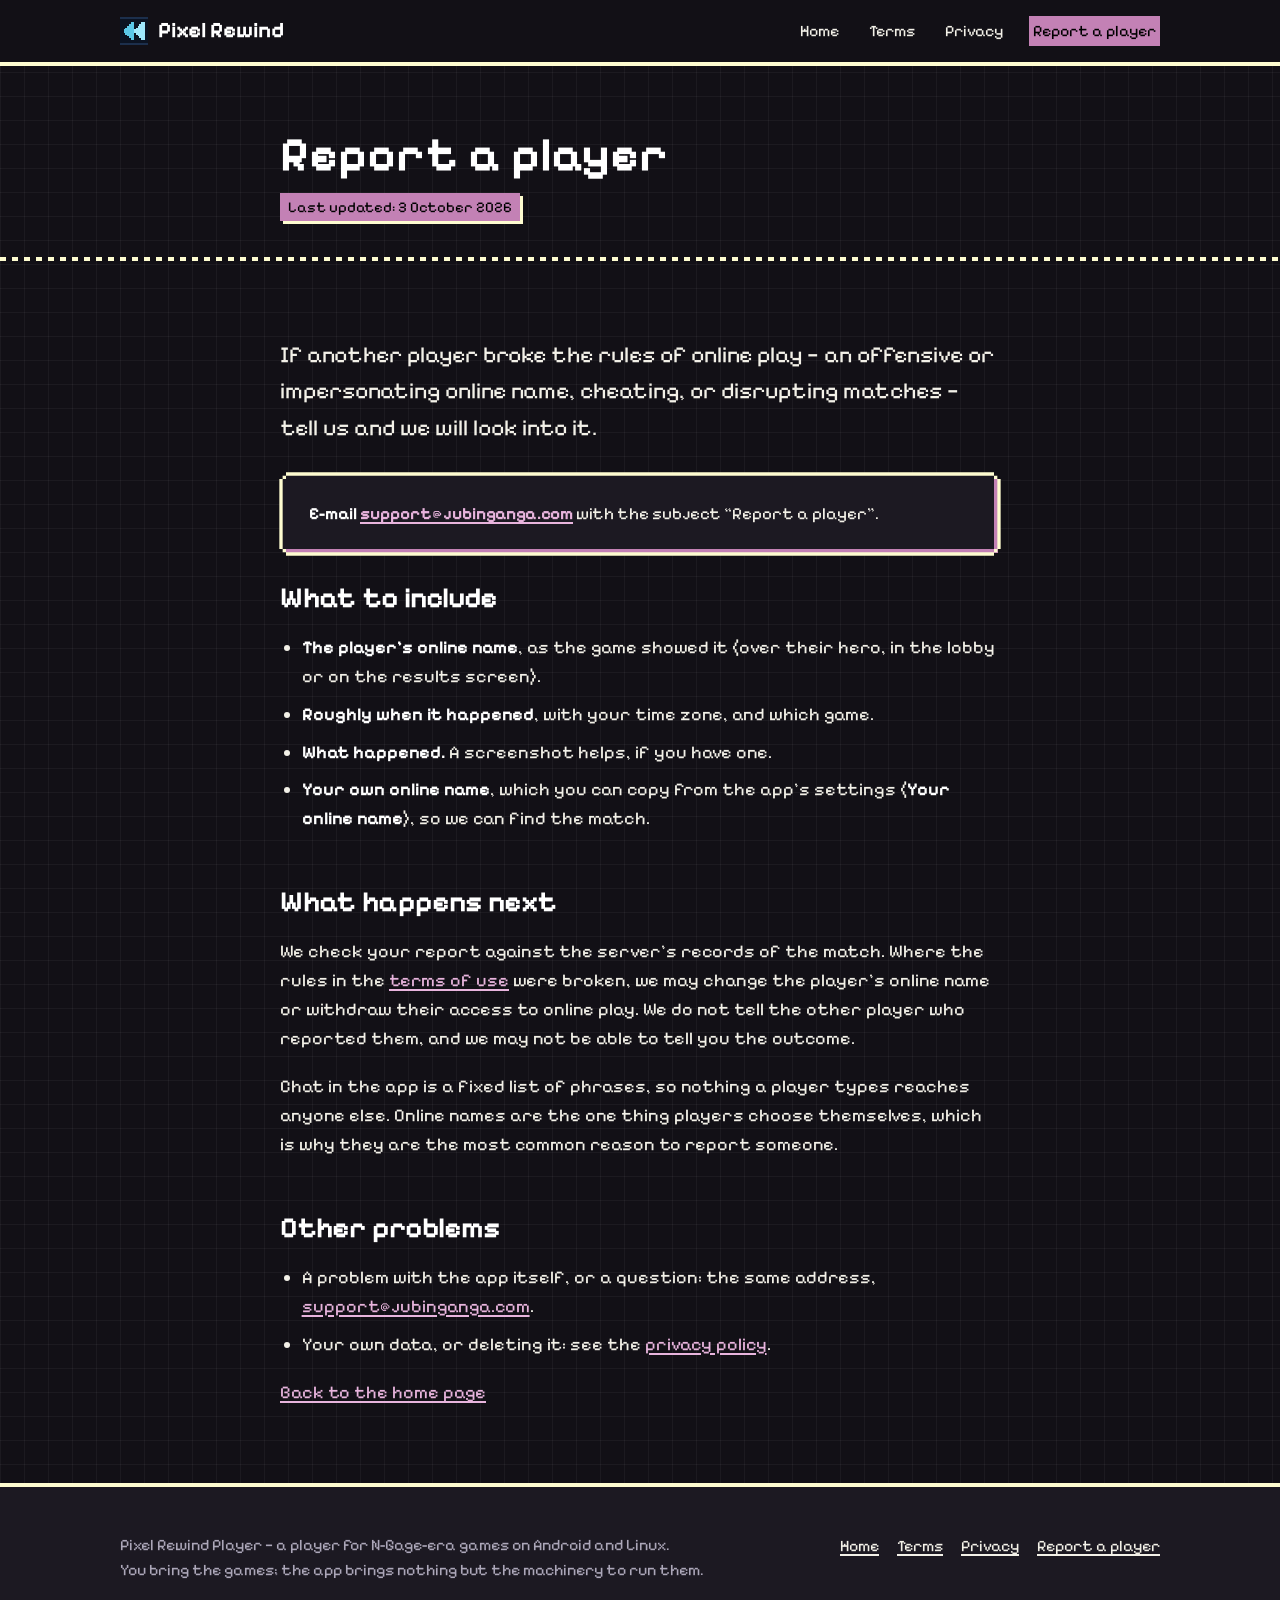
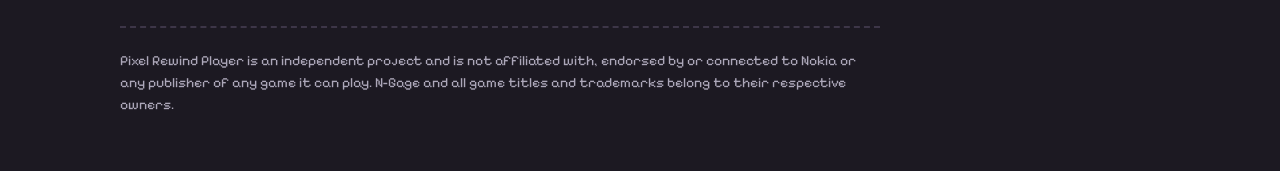
<file: report.html>
<!DOCTYPE html>
<html lang="en">
<head>
<meta charset="utf-8">
<meta name="viewport" content="width=device-width, initial-scale=1">
<title>Report a player &mdash; Pixel Rewind Player</title>
<meta name="description" content="How to report a player who breaks the rules in Pixel Rewind Player online play.">
<meta name="theme-color" content="#121016">
<link rel="canonical" href="https://pixel-rewind.github.io/report.html">
<link rel="icon" href="assets/img/favicon.svg" type="image/svg+xml">
<link rel="preconnect" href="https://fonts.googleapis.com">
<link rel="preconnect" href="https://fonts.gstatic.com" crossorigin>
<link href="https://fonts.googleapis.com/css2?family=Pixelify+Sans:wght@400..700&display=swap" rel="stylesheet">
<link rel="stylesheet" href="assets/css/style.css">
</head>
<body>

<header class="topbar">
  <div class="wrap topbar__in">
    <a class="brand" href="index.html">
      <img src="assets/img/favicon.svg" alt="" width="26" height="26">
      Pixel Rewind
    </a>
    <nav class="nav" aria-label="Main">
      <a href="index.html">Home</a>
      <a href="terms.html">Terms</a>
      <a href="privacy.html">Privacy</a>
      <a href="report.html" aria-current="page">Report a player</a>
    </nav>
  </div>
</header>

<main>

  <div class="pagehead">
    <div class="wrap narrow">
      <h1>Report a player</h1>
      <p class="updated">Last updated: 3 October 2026</p>
    </div>
  </div>

  <section>
    <div class="wrap narrow prose">

      <p class="lede">If another player broke the rules of online play &mdash; an offensive or impersonating online name, cheating, or disrupting matches &mdash; tell us and we will look into it.</p>

      <div class="callout">
        <p><strong>E-mail <a href="mailto:support@jubinganga.com?subject=Report%20a%20player">support@jubinganga.com</a></strong> with the subject &ldquo;Report a player&rdquo;.</p>
      </div>

      <h2>What to include</h2>
      <ul>
        <li><strong>The player's online name</strong>, as the game showed it (over their hero, in the lobby or on the results screen).</li>
        <li><strong>Roughly when it happened</strong>, with your time zone, and which game.</li>
        <li><strong>What happened.</strong> A screenshot helps, if you have one.</li>
        <li><strong>Your own online name</strong>, which you can copy from the app's settings (<strong>Your online name</strong>), so we can find the match.</li>
      </ul>

      <h2>What happens next</h2>
      <p>We check your report against the server's records of the match. Where the rules in the <a href="terms.html">terms of use</a> were broken, we may change the player's online name or withdraw their access to online play. We do not tell the other player who reported them, and we may not be able to tell you the outcome.</p>
      <p>Chat in the app is a fixed list of phrases, so nothing a player types reaches anyone else. Online names are the one thing players choose themselves, which is why they are the most common reason to report someone.</p>

      <h2>Other problems</h2>
      <ul>
        <li>A problem with the app itself, or a question: the same address, <a href="mailto:support@jubinganga.com">support@jubinganga.com</a>.</li>
        <li>Your own data, or deleting it: see the <a href="privacy.html">privacy policy</a>.</li>
      </ul>

      <p><a href="index.html">Back to the home page</a></p>

    </div>
  </section>

</main>

<footer class="footer">
  <div class="wrap">
    <div class="footer__in">
      <p>Pixel Rewind Player &mdash; a player for N-Gage-era games on Android and Linux.<br>
         You bring the games; the app brings nothing but the machinery to run them.</p>
      <nav class="footer__links" aria-label="Footer">
        <a href="index.html">Home</a>
        <a href="terms.html">Terms</a>
        <a href="privacy.html">Privacy</a>
        <a href="report.html">Report a player</a>
      </nav>
    </div>
    <p class="disclaimer">
      Pixel Rewind Player is an independent project and is not affiliated with, endorsed by or connected to Nokia or any publisher of any game it can play. N-Gage and all game titles and trademarks belong to their respective owners.
    </p>
  </div>
</footer>

</body>
</html>
</file>
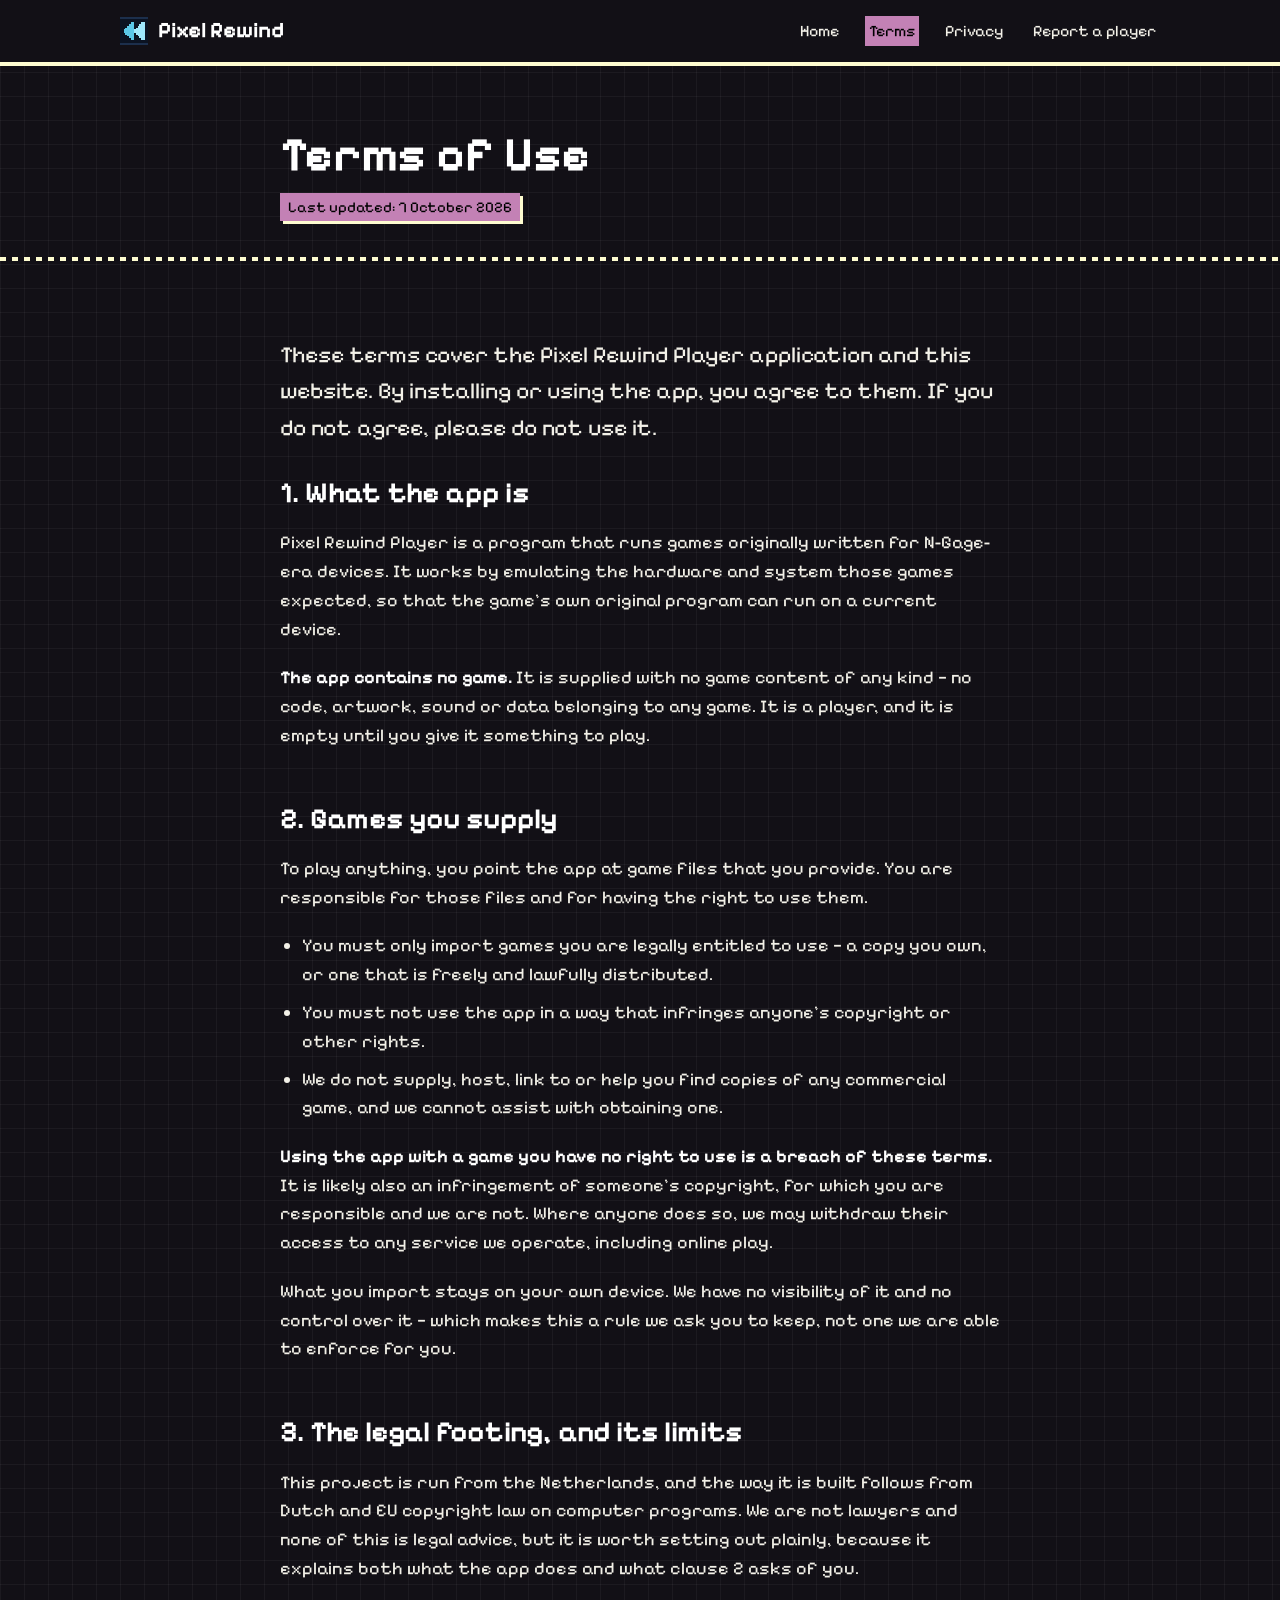
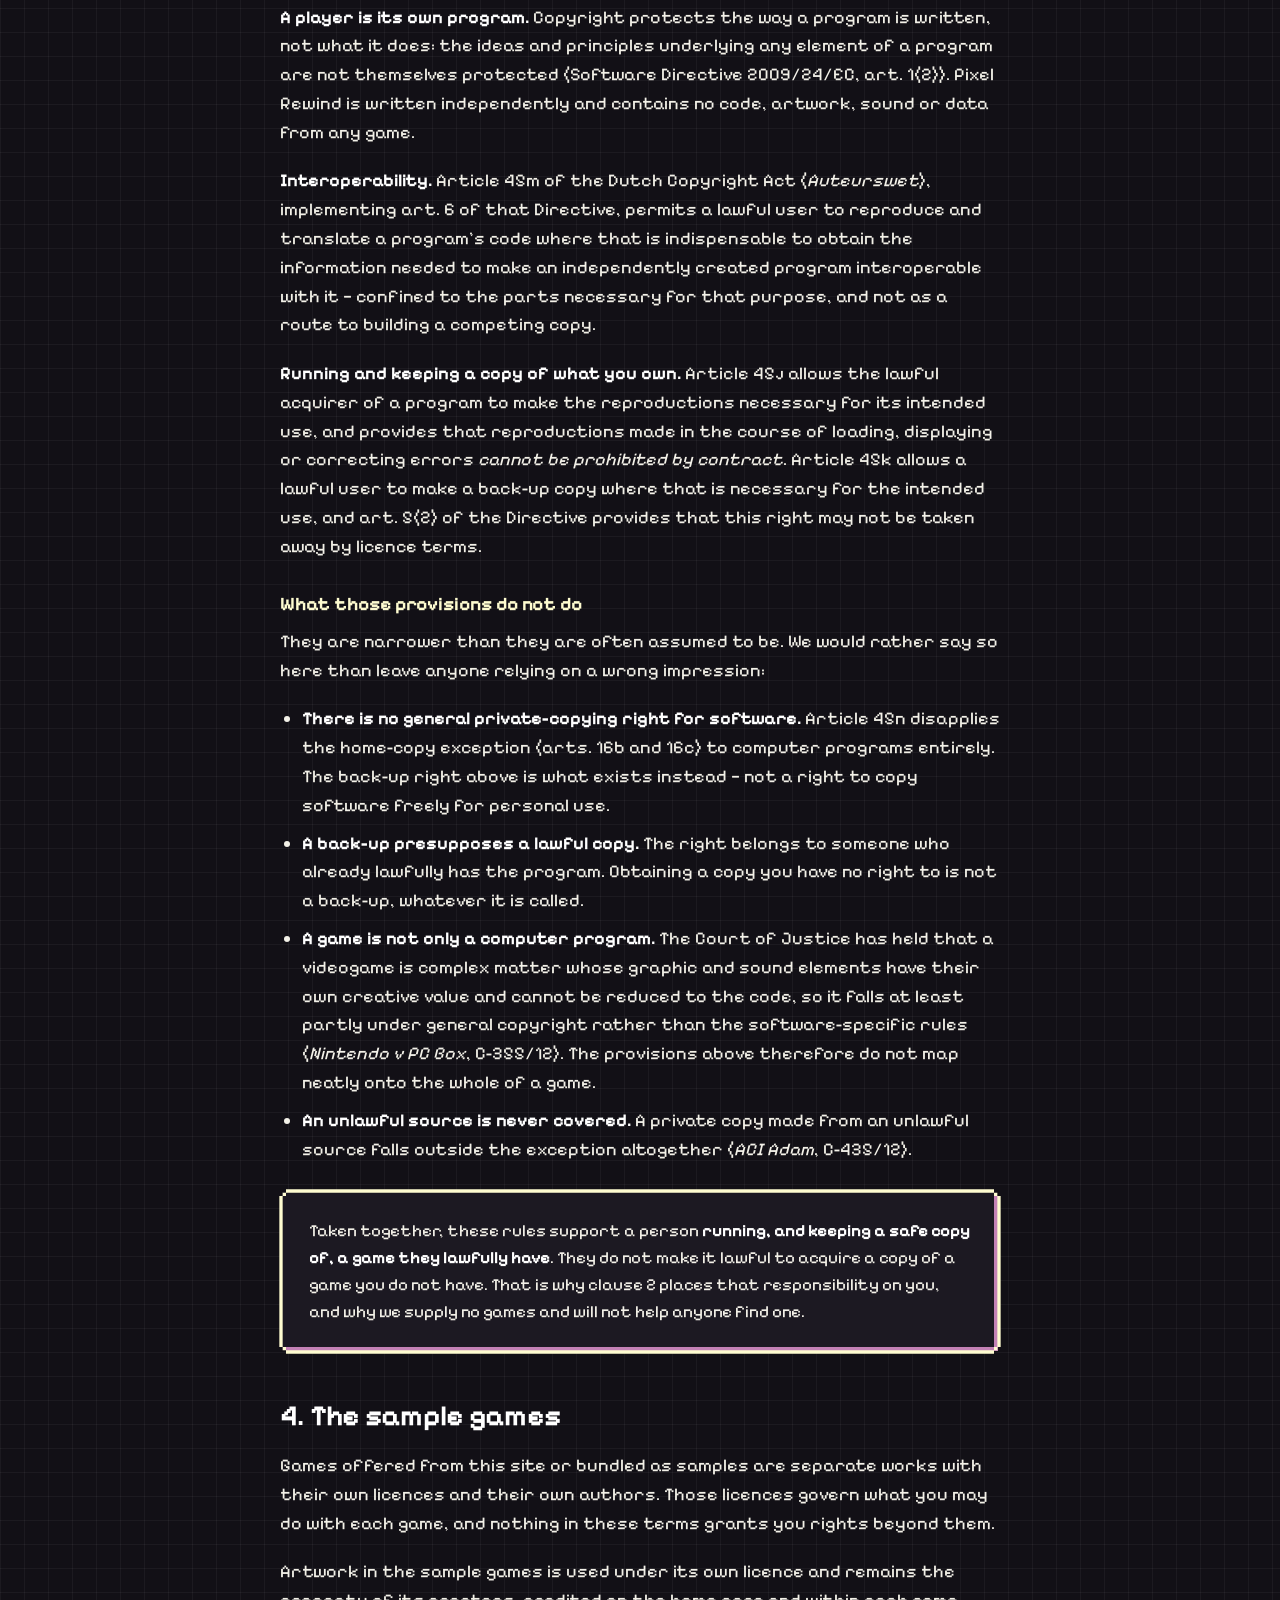
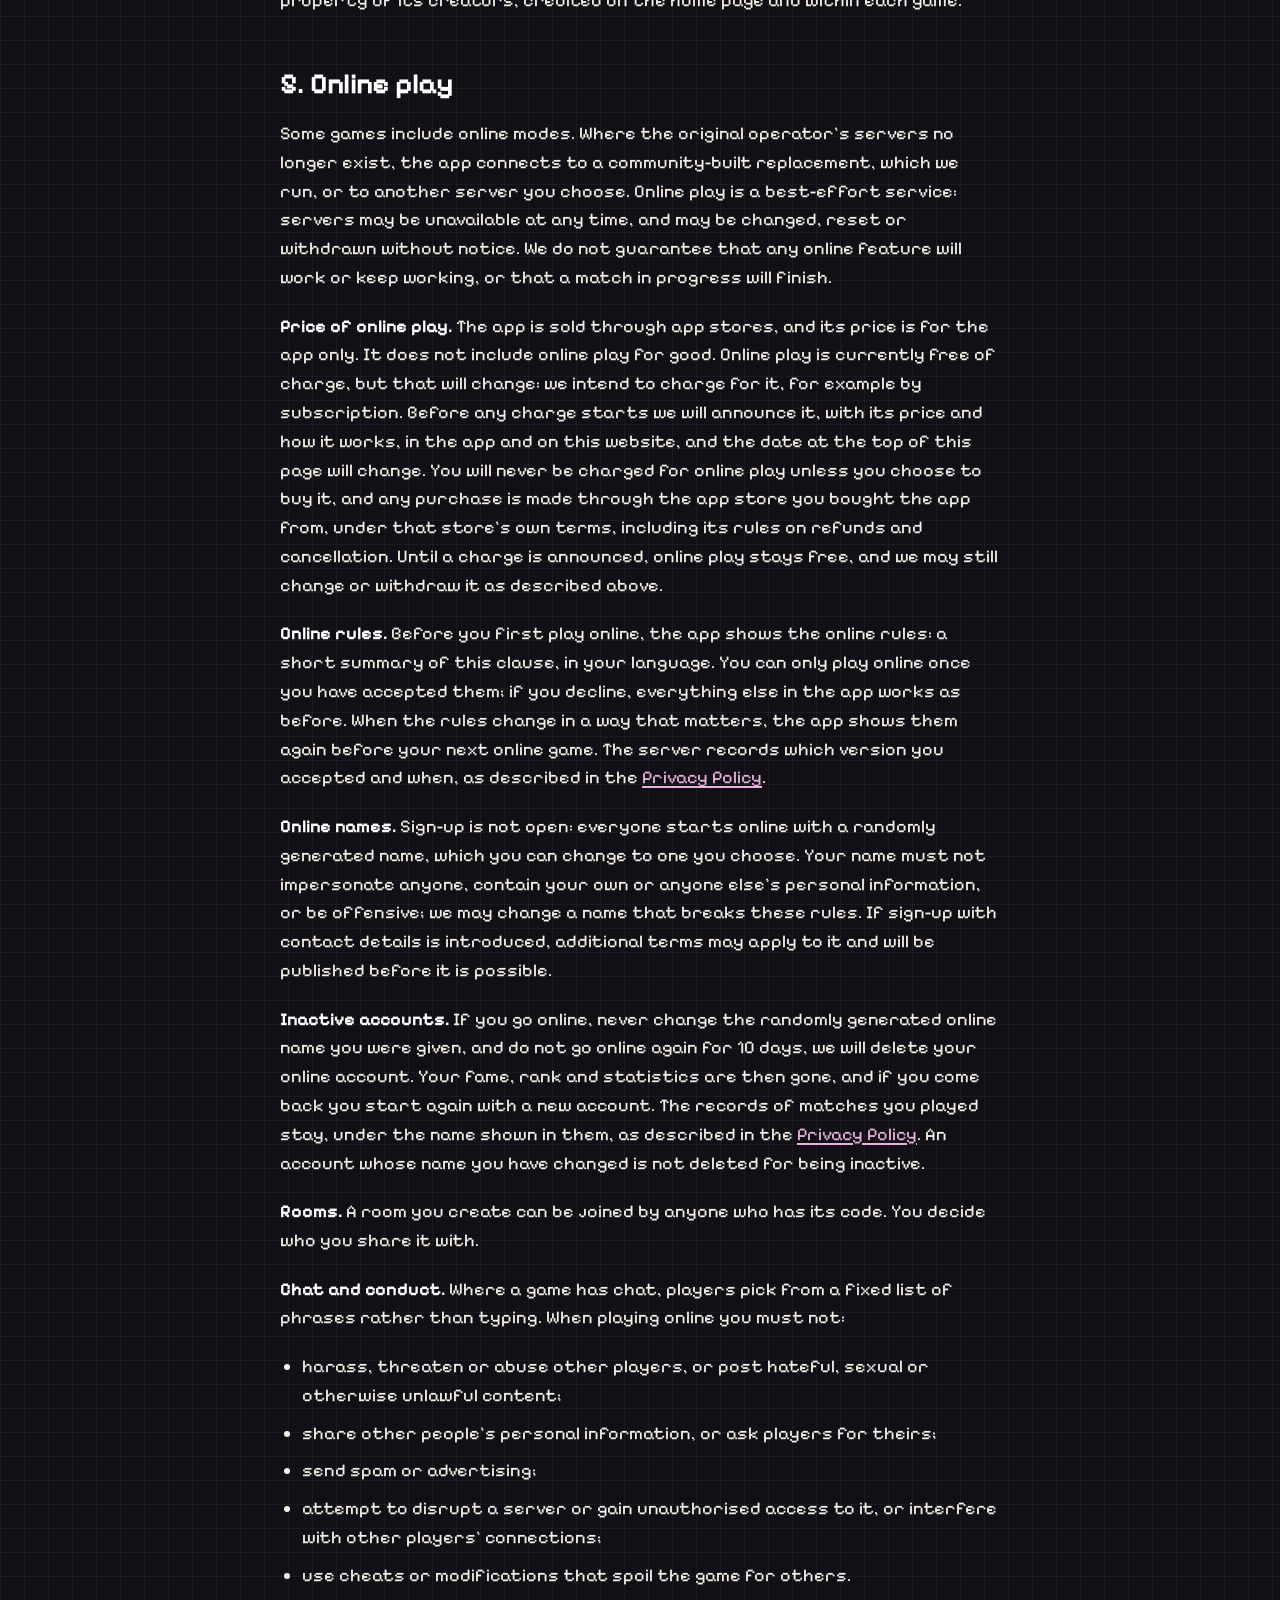
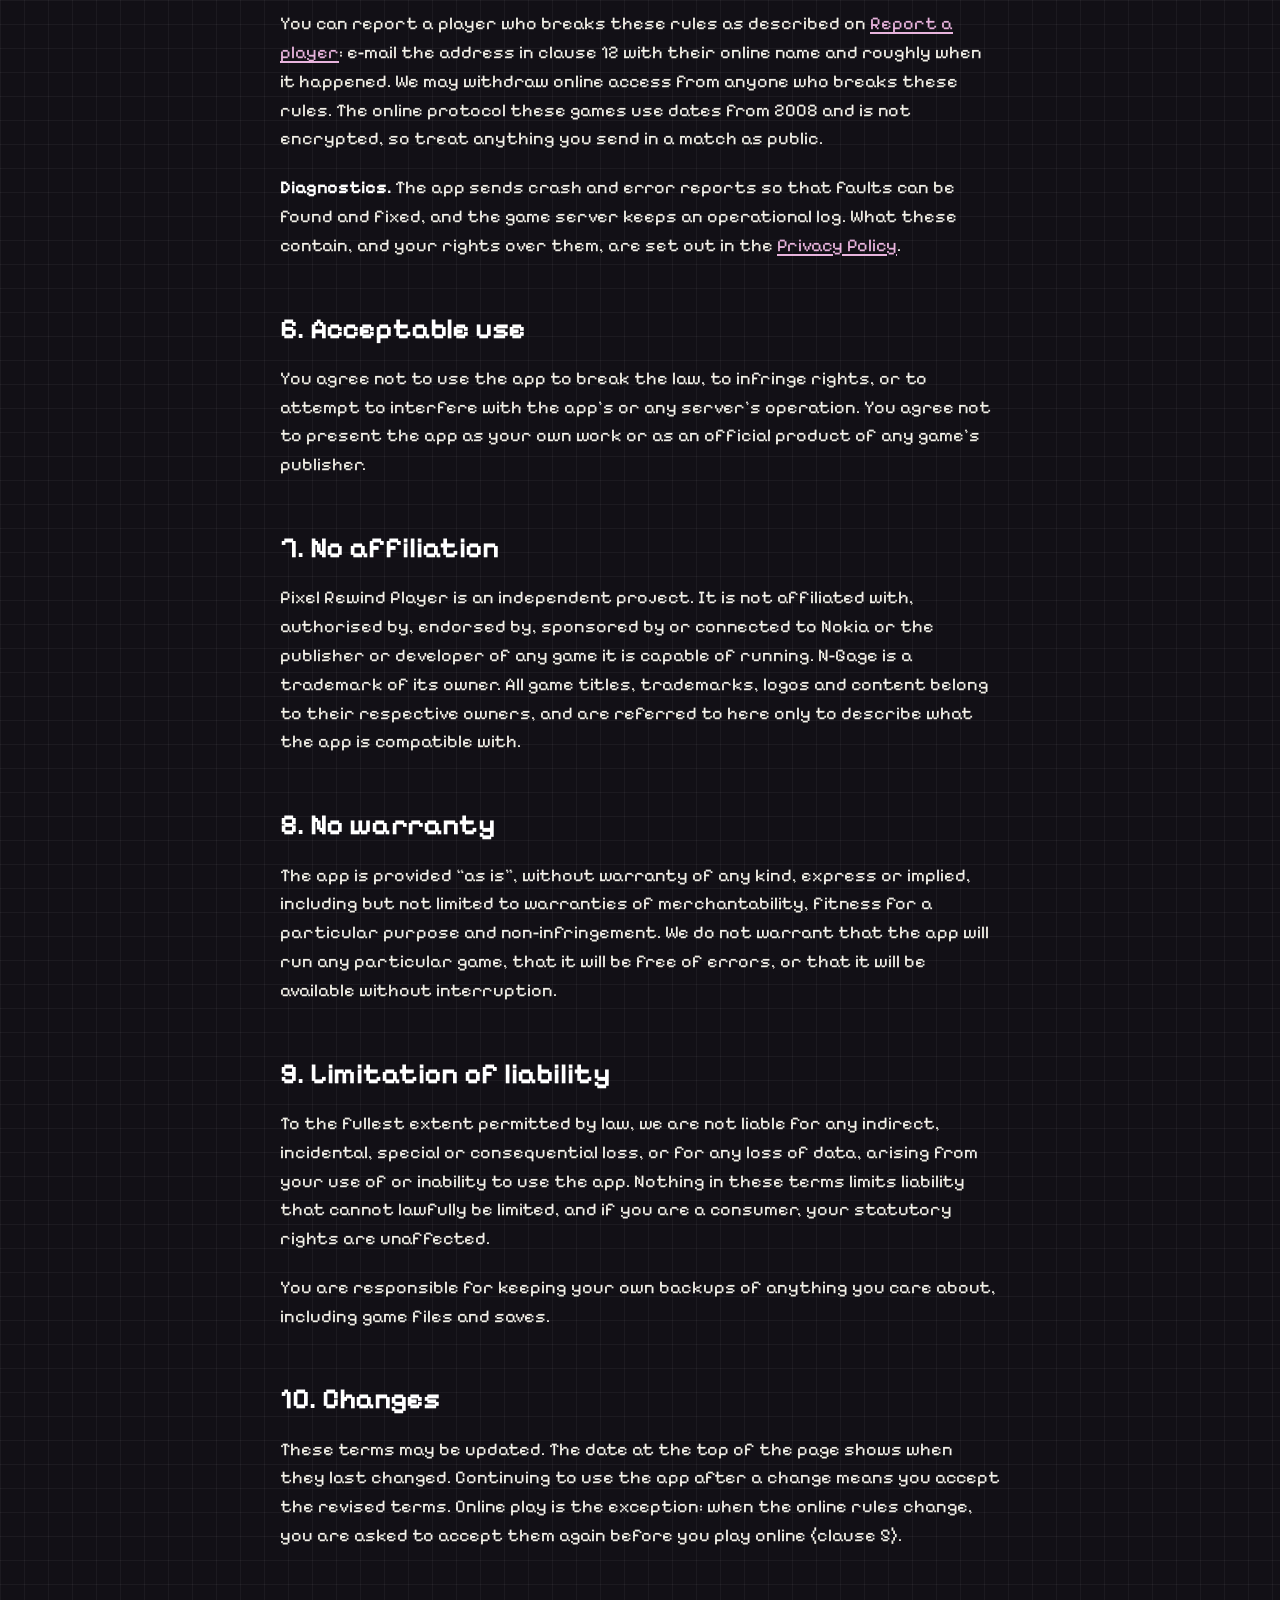
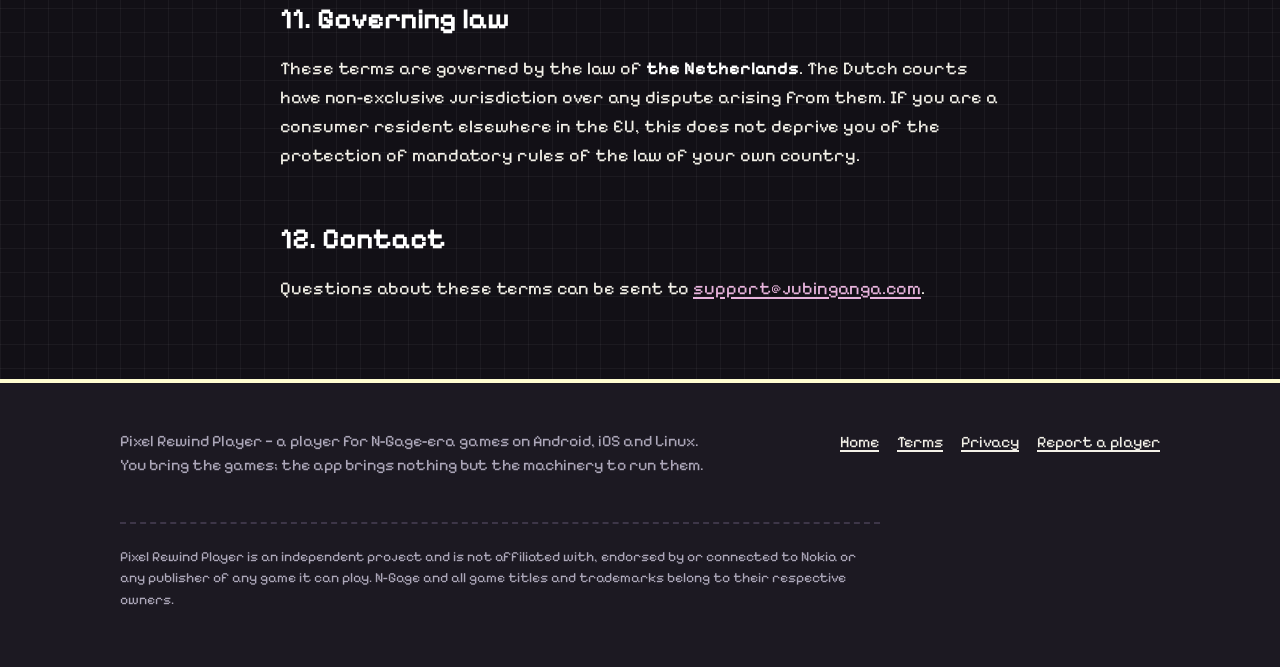
<file: terms.html>
<!DOCTYPE html>
<html lang="en">
<head>
<meta charset="utf-8">
<meta name="viewport" content="width=device-width, initial-scale=1">
<title>Terms of Use &mdash; Pixel Rewind Player</title>
<meta name="description" content="Terms of use for the Pixel Rewind Player app and website.">
<meta name="theme-color" content="#121016">
<link rel="canonical" href="https://pixel-rewind.github.io/terms.html">
<link rel="icon" href="assets/img/favicon.svg" type="image/svg+xml">
<link rel="preconnect" href="https://fonts.googleapis.com">
<link rel="preconnect" href="https://fonts.gstatic.com" crossorigin>
<link href="https://fonts.googleapis.com/css2?family=Pixelify+Sans:wght@400..700&display=swap" rel="stylesheet">
<link rel="stylesheet" href="assets/css/style.css">
</head>
<body>

<header class="topbar">
  <div class="wrap topbar__in">
    <a class="brand" href="index.html">
      <img src="assets/img/favicon.svg" alt="" width="26" height="26">
      Pixel Rewind
    </a>
    <nav class="nav" aria-label="Main">
      <a href="index.html">Home</a>
      <a href="terms.html" aria-current="page">Terms</a>
      <a href="privacy.html">Privacy</a>
      <a href="report.html">Report a player</a>
    </nav>
  </div>
</header>

<main>

  <div class="pagehead">
    <div class="wrap narrow">
      <h1>Terms of Use</h1>
      <p class="updated">Last updated: 7 October 2026</p>
    </div>
  </div>

  <section>
    <div class="wrap narrow prose">

      <p class="lede">These terms cover the Pixel Rewind Player application and this website. By installing or using the app, you agree to them. If you do not agree, please do not use it.</p>

      <h2>1. What the app is</h2>
      <p>Pixel Rewind Player is a program that runs games originally written for N-Gage-era devices. It works by emulating the hardware and system those games expected, so that the game's own original program can run on a current device.</p>
      <p><strong>The app contains no game.</strong> It is supplied with no game content of any kind &mdash; no code, artwork, sound or data belonging to any game. It is a player, and it is empty until you give it something to play.</p>

      <h2>2. Games you supply</h2>
      <p>To play anything, you point the app at game files that you provide. You are responsible for those files and for having the right to use them.</p>
      <ul>
        <li>You must only import games you are legally entitled to use &mdash; a copy you own, or one that is freely and lawfully distributed.</li>
        <li>You must not use the app in a way that infringes anyone's copyright or other rights.</li>
        <li>We do not supply, host, link to or help you find copies of any commercial game, and we cannot assist with obtaining one.</li>
      </ul>
      <p><strong>Using the app with a game you have no right to use is a breach of these terms.</strong> It is likely also an infringement of someone's copyright, for which you are responsible and we are not. Where anyone does so, we may withdraw their access to any service we operate, including online play.</p>
      <p>What you import stays on your own device. We have no visibility of it and no control over it &mdash; which makes this a rule we ask you to keep, not one we are able to enforce for you.</p>

      <h2>3. The legal footing, and its limits</h2>
      <p>This project is run from the Netherlands, and the way it is built follows from Dutch and EU copyright law on computer programs. We are not lawyers and none of this is legal advice, but it is worth setting out plainly, because it explains both what the app does and what clause 2 asks of you.</p>

      <p><strong>A player is its own program.</strong> Copyright protects the way a program is written, not what it does: the ideas and principles underlying any element of a program are not themselves protected (Software Directive 2009/24/EC, art. 1(2)). Pixel Rewind is written independently and contains no code, artwork, sound or data from any game.</p>

      <p><strong>Interoperability.</strong> Article 45m of the Dutch Copyright Act (<em>Auteurswet</em>), implementing art. 6 of that Directive, permits a lawful user to reproduce and translate a program's code where that is indispensable to obtain the information needed to make an independently created program interoperable with it &mdash; confined to the parts necessary for that purpose, and not as a route to building a competing copy.</p>

      <p><strong>Running and keeping a copy of what you own.</strong> Article 45j allows the lawful acquirer of a program to make the reproductions necessary for its intended use, and provides that reproductions made in the course of loading, displaying or correcting errors <em>cannot be prohibited by contract</em>. Article 45k allows a lawful user to make a back-up copy where that is necessary for the intended use, and art. 5(2) of the Directive provides that this right may not be taken away by licence terms.</p>

      <h3>What those provisions do not do</h3>
      <p>They are narrower than they are often assumed to be. We would rather say so here than leave anyone relying on a wrong impression:</p>
      <ul>
        <li><strong>There is no general private-copying right for software.</strong> Article 45n disapplies the home-copy exception (arts. 16b and 16c) to computer programs entirely. The back-up right above is what exists instead &mdash; not a right to copy software freely for personal use.</li>
        <li><strong>A back-up presupposes a lawful copy.</strong> The right belongs to someone who already lawfully has the program. Obtaining a copy you have no right to is not a back-up, whatever it is called.</li>
        <li><strong>A game is not only a computer program.</strong> The Court of Justice has held that a videogame is complex matter whose graphic and sound elements have their own creative value and cannot be reduced to the code, so it falls at least partly under general copyright rather than the software-specific rules (<em>Nintendo v PC Box</em>, C-355/12). The provisions above therefore do not map neatly onto the whole of a game.</li>
        <li><strong>An unlawful source is never covered.</strong> A private copy made from an unlawful source falls outside the exception altogether (<em>ACI Adam</em>, C-435/12).</li>
      </ul>

      <div class="callout">
        <p>Taken together, these rules support a person <strong>running, and keeping a safe copy of, a game they lawfully have</strong>. They do not make it lawful to acquire a copy of a game you do not have. That is why clause 2 places that responsibility on you, and why we supply no games and will not help anyone find one.</p>
      </div>

      <h2>4. The sample games</h2>
      <p>Games offered from this site or bundled as samples are separate works with their own licences and their own authors. Those licences govern what you may do with each game, and nothing in these terms grants you rights beyond them.</p>
      <p>Artwork in the sample games is used under its own licence and remains the property of its creators, credited on the home page and within each game.</p>

      <h2>5. Online play</h2>
      <p>Some games include online modes. Where the original operator's servers no longer exist, the app connects to a community-built replacement, which we run, or to another server you choose. Online play is a best-effort service: servers may be unavailable at any time, and may be changed, reset or withdrawn without notice. We do not guarantee that any online feature will work or keep working, or that a match in progress will finish.</p>
      <p><strong>Price of online play.</strong> The app is sold through app stores, and its price is for the app only. It does not include online play for good. Online play is currently free of charge, but that will change: we intend to charge for it, for example by subscription. Before any charge starts we will announce it, with its price and how it works, in the app and on this website, and the date at the top of this page will change. You will never be charged for online play unless you choose to buy it, and any purchase is made through the app store you bought the app from, under that store's own terms, including its rules on refunds and cancellation. Until a charge is announced, online play stays free, and we may still change or withdraw it as described above.</p>
      <p><strong>Online rules.</strong> Before you first play online, the app shows the online rules: a short summary of this clause, in your language. You can only play online once you have accepted them; if you decline, everything else in the app works as before. When the rules change in a way that matters, the app shows them again before your next online game. The server records which version you accepted and when, as described in the <a href="privacy.html">Privacy Policy</a>.</p>
      <p><strong>Online names.</strong> Sign-up is not open: everyone starts online with a randomly generated name, which you can change to one you choose. Your name must not impersonate anyone, contain your own or anyone else's personal information, or be offensive; we may change a name that breaks these rules. If sign-up with contact details is introduced, additional terms may apply to it and will be published before it is possible.</p>
      <p><strong>Inactive accounts.</strong> If you go online, never change the randomly generated online name you were given, and do not go online again for 10 days, we will delete your online account. Your fame, rank and statistics are then gone, and if you come back you start again with a new account. The records of matches you played stay, under the name shown in them, as described in the <a href="privacy.html">Privacy Policy</a>. An account whose name you have changed is not deleted for being inactive.</p>
      <p><strong>Rooms.</strong> A room you create can be joined by anyone who has its code. You decide who you share it with.</p>
      <p><strong>Chat and conduct.</strong> Where a game has chat, players pick from a fixed list of phrases rather than typing. When playing online you must not:</p>
      <ul>
        <li>harass, threaten or abuse other players, or post hateful, sexual or otherwise unlawful content;</li>
        <li>share other people's personal information, or ask players for theirs;</li>
        <li>send spam or advertising;</li>
        <li>attempt to disrupt a server or gain unauthorised access to it, or interfere with other players' connections;</li>
        <li>use cheats or modifications that spoil the game for others.</li>
      </ul>
      <p>You can report a player who breaks these rules as described on <a href="report.html">Report a player</a>: e-mail the address in clause 12 with their online name and roughly when it happened. We may withdraw online access from anyone who breaks these rules. The online protocol these games use dates from 2008 and is not encrypted, so treat anything you send in a match as public.</p>
      <p><strong>Diagnostics.</strong> The app sends crash and error reports so that faults can be found and fixed, and the game server keeps an operational log. What these contain, and your rights over them, are set out in the <a href="privacy.html">Privacy Policy</a>.</p>

      <h2>6. Acceptable use</h2>
      <p>You agree not to use the app to break the law, to infringe rights, or to attempt to interfere with the app's or any server's operation. You agree not to present the app as your own work or as an official product of any game's publisher.</p>

      <h2>7. No affiliation</h2>
      <p>Pixel Rewind Player is an independent project. It is not affiliated with, authorised by, endorsed by, sponsored by or connected to Nokia or the publisher or developer of any game it is capable of running. N-Gage is a trademark of its owner. All game titles, trademarks, logos and content belong to their respective owners, and are referred to here only to describe what the app is compatible with.</p>

      <h2>8. No warranty</h2>
      <p>The app is provided &ldquo;as is&rdquo;, without warranty of any kind, express or implied, including but not limited to warranties of merchantability, fitness for a particular purpose and non-infringement. We do not warrant that the app will run any particular game, that it will be free of errors, or that it will be available without interruption.</p>

      <h2>9. Limitation of liability</h2>
      <p>To the fullest extent permitted by law, we are not liable for any indirect, incidental, special or consequential loss, or for any loss of data, arising from your use of or inability to use the app. Nothing in these terms limits liability that cannot lawfully be limited, and if you are a consumer, your statutory rights are unaffected.</p>
      <p>You are responsible for keeping your own backups of anything you care about, including game files and saves.</p>

      <h2>10. Changes</h2>
      <p>These terms may be updated. The date at the top of the page shows when they last changed. Continuing to use the app after a change means you accept the revised terms. Online play is the exception: when the online rules change, you are asked to accept them again before you play online (clause 5).</p>

      <h2>11. Governing law</h2>
      <p>These terms are governed by the law of <strong>the Netherlands</strong>. The Dutch courts have non-exclusive jurisdiction over any dispute arising from them. If you are a consumer resident elsewhere in the EU, this does not deprive you of the protection of mandatory rules of the law of your own country.</p>

      <h2>12. Contact</h2>
      <p>Questions about these terms can be sent to <a href="mailto:support@jubinganga.com">support@jubinganga.com</a>.</p>

    </div>
  </section>

</main>

<footer class="footer">
  <div class="wrap">
    <div class="footer__in">
      <p>Pixel Rewind Player &mdash; a player for N-Gage-era games on Android, iOS and Linux.<br>
         You bring the games; the app brings nothing but the machinery to run them.</p>
      <nav class="footer__links" aria-label="Footer">
        <a href="index.html">Home</a>
        <a href="terms.html">Terms</a>
        <a href="privacy.html">Privacy</a>
        <a href="report.html">Report a player</a>
      </nav>
    </div>
    <p class="disclaimer">
      Pixel Rewind Player is an independent project and is not affiliated with, endorsed by or connected to Nokia or any publisher of any game it can play. N-Gage and all game titles and trademarks belong to their respective owners.
    </p>
  </div>
</footer>

</body>
</html>
</file>
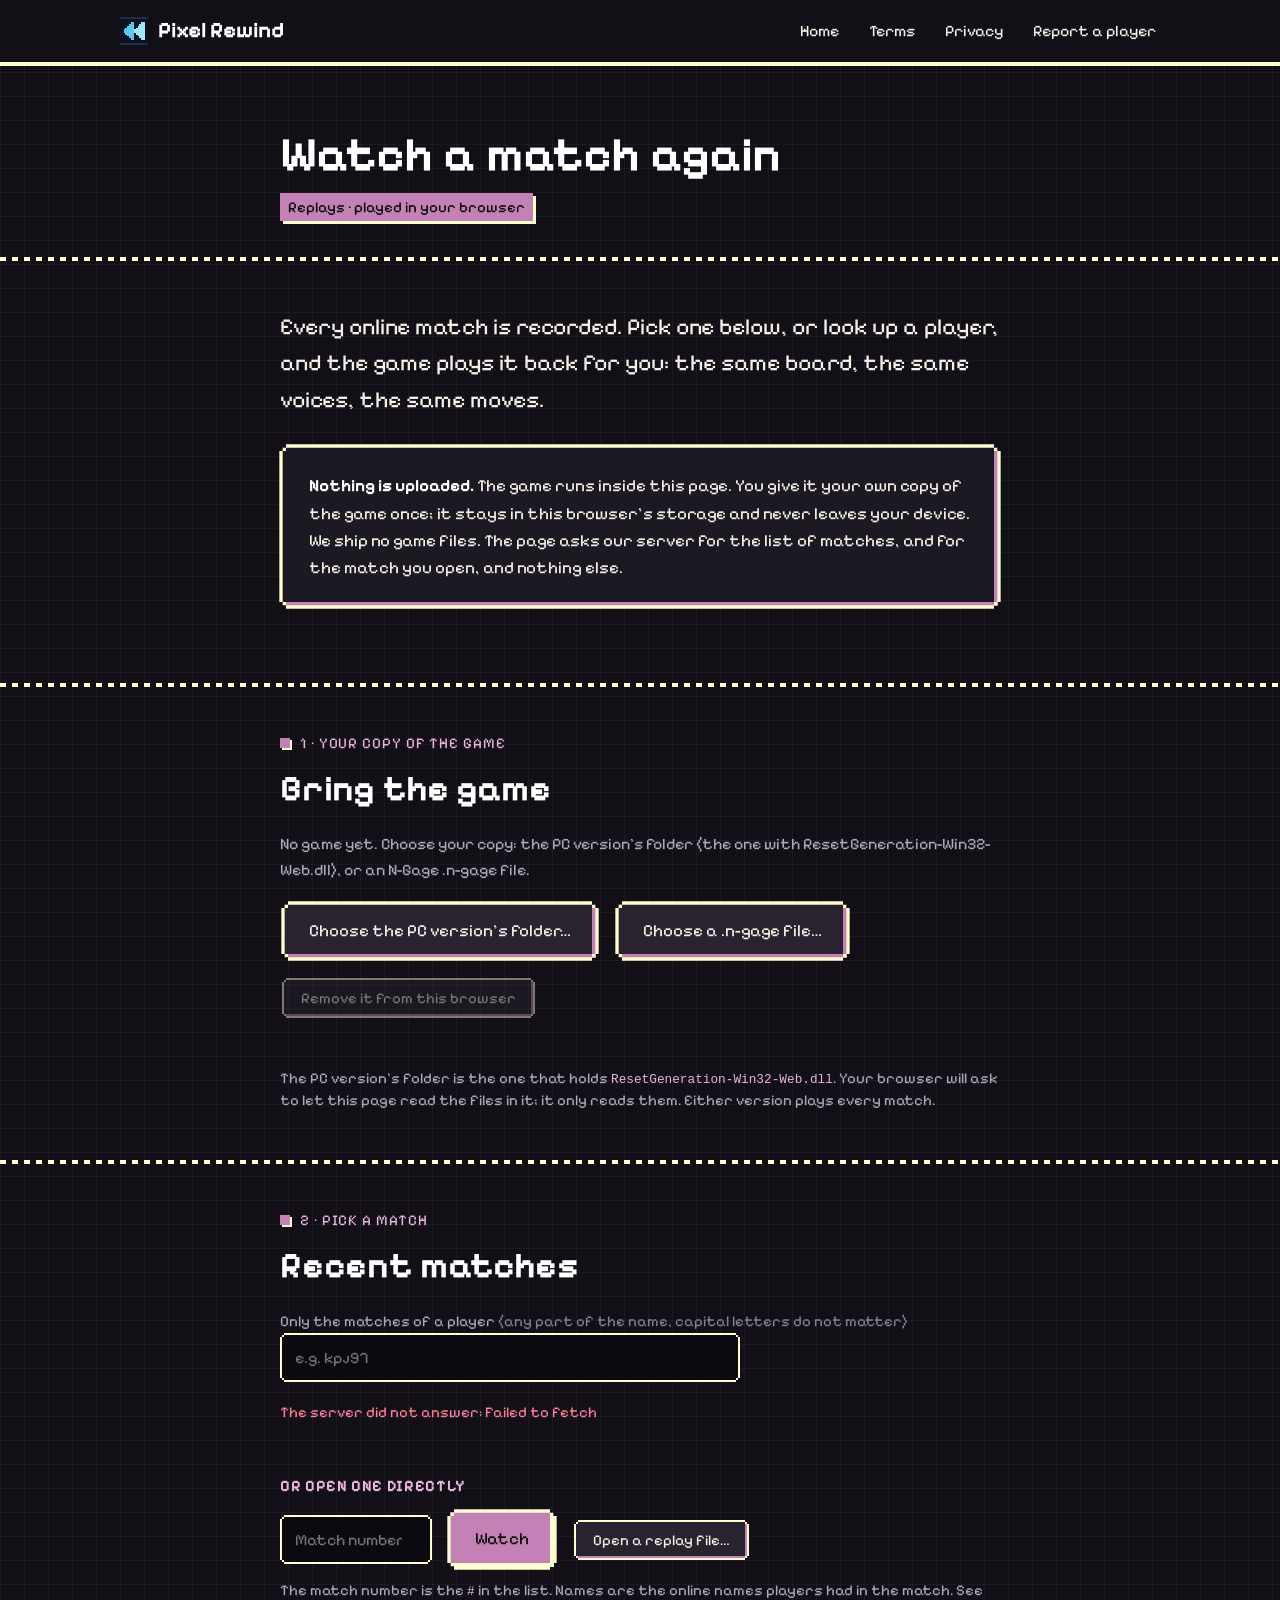
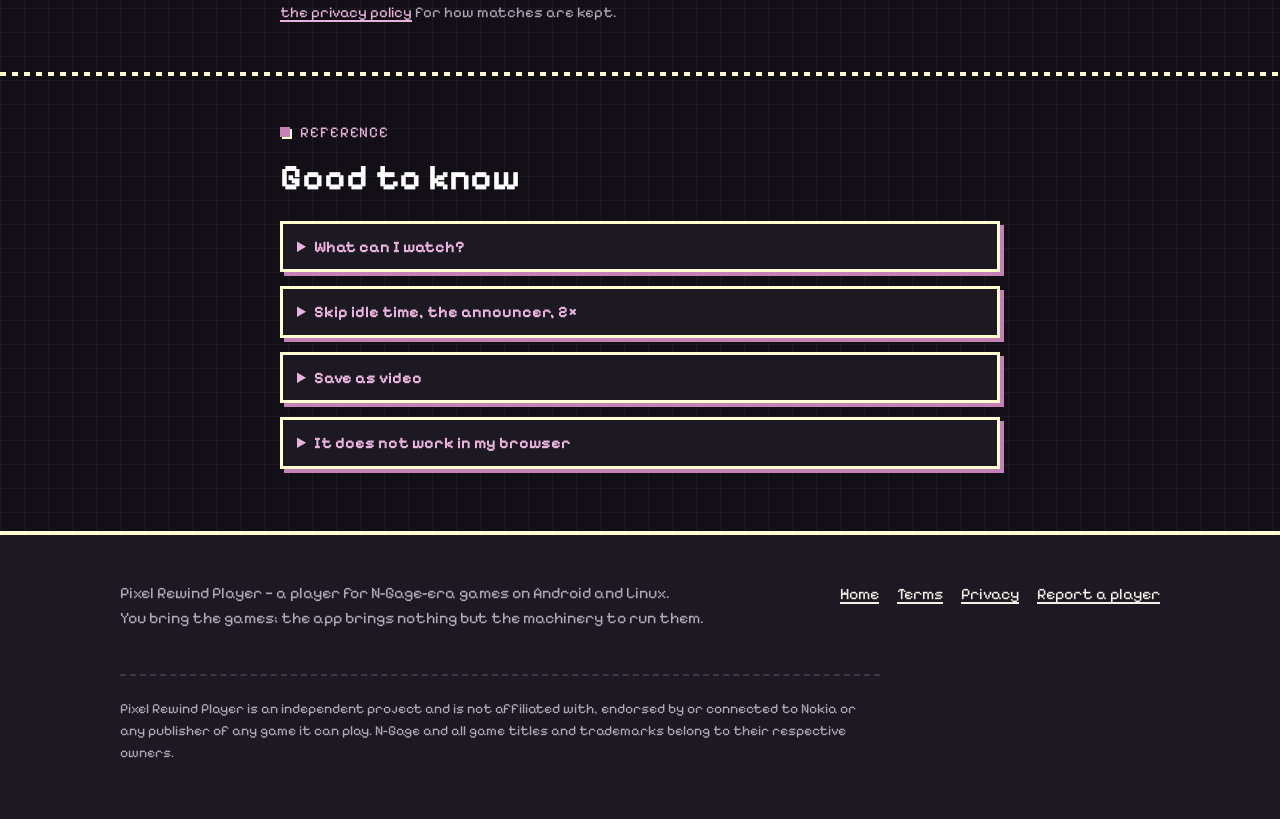
<file: watch.html>
<!DOCTYPE html>
<html lang="en">
<head>
<meta charset="utf-8">
<meta name="viewport" content="width=device-width, initial-scale=1">
<title>Watch a match again &mdash; Pixel Rewind Player</title>
<meta name="description" content="Watch an online match again in your browser, played by the game itself.">
<meta name="theme-color" content="#121016">
<!-- Kept out of search engines by these tags alone. Do not add it to robots.txt: a crawler that may not
     fetch the page never sees the noindex, and robots.txt would publish the address. -->
<meta name="robots" content="noindex, nofollow, noarchive, nosnippet, noimageindex">
<meta name="googlebot" content="noindex, nofollow, noarchive, nosnippet">
<meta name="bingbot" content="noindex, nofollow, noarchive">
<meta name="referrer" content="no-referrer">
<link rel="icon" href="assets/img/favicon.svg" type="image/svg+xml">
<link rel="preconnect" href="https://fonts.googleapis.com">
<link rel="preconnect" href="https://fonts.gstatic.com" crossorigin>
<link href="https://fonts.googleapis.com/css2?family=Pixelify+Sans:wght@400..700&display=swap" rel="stylesheet">
<link rel="stylesheet" href="assets/css/style.css">
<link rel="stylesheet" href="assets/css/map-builder.css">
<link rel="stylesheet" href="assets/css/watch.css">
</head>
<body>

<!-- Not linked from anywhere on the site, on purpose: reached only by its direct link.
     The engine under public/player/ and assets/js/replay-player.js are copied in by the
     replay-sync script of the new site (website/scripts/copy-replay-to-old-site.sh); do not edit them here. -->

<header class="topbar">
  <div class="wrap topbar__in">
    <a class="brand" href="index.html">
      <img src="assets/img/favicon.svg" alt="" width="26" height="26">
      Pixel Rewind
    </a>
    <nav class="nav" aria-label="Main">
      <a href="index.html">Home</a>
      <a href="terms.html">Terms</a>
      <a href="privacy.html">Privacy</a>
      <a href="report.html">Report a player</a>
    </nav>
  </div>
</header>

<main class="mapb watch">

  <div class="pagehead">
    <div class="wrap narrow">
      <h1>Watch a match again</h1>
      <p class="updated">Replays &middot; played in your browser</p>
    </div>
  </div>

  <section>
    <div class="wrap narrow">
      <p class="lede">Every online match is recorded. Pick one below, or look up a player, and the game plays it back for you: the same board, the same voices, the same moves.</p>
      <div class="callout">
        <p><strong>Nothing is uploaded.</strong> The game runs inside this page. You give it your own copy of the game once; it stays in this browser&rsquo;s storage and never leaves your device. We ship no game files. The page asks our server for the list of matches, and for the match you open, and nothing else.</p>
      </div>
    </div>
  </section>

  <section id="setup">
    <div class="wrap narrow">
      <p class="label">1 &middot; Your copy of the game</p>
      <h2>Bring the game</h2>
      <p class="help" id="have-line"><span id="have" class="have">Loading the player&hellip;</span></p>
      <div id="import-controls" hidden>
        <div class="btn-row">
          <label class="btn" for="pick-folder">Choose the PC version&rsquo;s folder&hellip;</label>
          <input id="pick-folder" type="file" webkitdirectory multiple hidden>
          <label class="btn" for="pick-file">Choose a .n-gage file&hellip;</label>
          <input id="pick-file" type="file" accept=".n-gage,.sis,.sisx" hidden>
          <button class="btn btn--small btn--danger" type="button" id="forget" disabled>Remove it from this browser</button>
        </div>
        <label class="check" id="licence-row" hidden>
          <input type="checkbox" id="licence">
          <span>I own the full N-Gage game (not the trial)</span>
        </label>
      </div>
      <p class="status" id="status" role="status"></p>
      <p class="hint">The PC version&rsquo;s folder is the one that holds <code>ResetGeneration-Win32-Web.dll</code>. Your browser will ask to let this page read the files in it; it only reads them. Either version plays every match.</p>
    </div>
  </section>

  <section id="watch">
    <div class="wrap narrow">
      <p class="label">2 &middot; Pick a match</p>
      <h2>Recent matches</h2>

      <form id="player-form" class="finder" role="search" autocomplete="off">
        <label class="field" for="player-filter">
          <span>Only the matches of a player <em>(any part of the name, capital letters do not matter)</em></span>
        </label>
        <div class="finder__row">
          <input id="player-filter" type="text" maxlength="32" spellcheck="false" autocapitalize="off" autocorrect="off" placeholder="e.g. kpj97">
          <button class="btn btn--small" type="button" id="player-clear" hidden>Clear</button>
        </div>
      </form>

      <p class="status" id="list-status" role="status"></p>
      <div id="matches" class="matches"></div>
      <div class="btn-row">
        <button class="btn" type="button" id="older" hidden>Older matches</button>
      </div>

      <h4>Or open one directly</h4>
      <div class="btn-row">
        <input id="match-id" type="number" min="1" placeholder="Match number" aria-label="Match number">
        <button class="btn btn--primary" type="button" id="watch-id">Watch</button>
        <label class="btn btn--small" for="pick-replay">Open a replay file&hellip;</label>
        <input id="pick-replay" type="file" accept=".json,application/json" hidden>
      </div>
      <p class="hint">The match number is the <code>#</code> in the list. Names are the online names players had in the match. See <a href="privacy.html">the privacy policy</a> for how matches are kept.</p>
    </div>
  </section>

  <section id="stage">
    <div class="wrap">
      <div id="replay-title" class="replay-title"></div>
      <div id="screen-wrap">
        <canvas id="screen" aria-label="The match" role="img"></canvas>
        <div id="cover" hidden>
          <button id="replay-start" type="button" aria-label="Play the match">
            <svg viewBox="0 0 24 24" aria-hidden="true"><path d="M6 4l14 8-14 8z"/></svg>
          </button>
        </div>
        <div id="saving" hidden role="status">
          <h2>Making the video</h2>
          <progress id="save-bar" max="1" value="0"></progress>
          <div id="save-progress">Starting&hellip;</div>
          <div id="save-note"></div>
          <button class="btn btn--small" type="button" id="replay-save-cancel">Cancel</button>
        </div>
      </div>
      <div id="replay-bar">
        <input type="range" id="seek" min="0" value="0" step="1" aria-label="Time in the match">
        <div class="bar-row">
          <button class="btn btn--primary btn--small" type="button" id="replay-play" aria-label="Play">Play</button>
          <span id="clock">0:00 / 0:00</span>
          <label class="check"><input type="checkbox" id="replay-skip" checked><span>Skip idle time</span></label>
          <label class="check"><input type="checkbox" id="replay-voice"><span>Wait for the announcer</span></label>
          <label class="check"><input type="checkbox" id="replay-fast"><span>2&times;</span></label>
        </div>
        <div class="bar-row">
          <button class="btn btn--small" type="button" id="replay-save">Save as video</button>
          <button class="btn btn--small" type="button" id="replay-back">Back to matches</button>
          <span id="save-status" class="hint"></span>
        </div>
      </div>
      <div id="stats" class="hint"></div>
    </div>
  </section>

  <section>
    <div class="wrap narrow ref">
      <p class="label">Reference</p>
      <h2>Good to know</h2>
      <details>
        <summary>What can I watch?</summary>
        <div>
          <p class="help">Online matches recorded since the server started keeping match recordings. Matches played with computer players, and Princess Rush matches, may not replay exactly; the list still shows them.</p>
        </div>
      </details>
      <details>
        <summary>Skip idle time, the announcer, 2&times;</summary>
        <div>
          <p class="help"><strong>Skip idle time</strong> (on) jumps over the waits between moves while the board is still. <strong>Wait for the announcer</strong> (off) makes each phase wait until the announcer has finished speaking, as the original did. <strong>2&times;</strong> plays at double speed. You can drag the time bar to any point of the match.</p>
        </div>
      </details>
      <details>
        <summary>Save as video</summary>
        <div>
          <p class="help">The page can render the match to an MP4 file, in your browser, as fast as your device manages (a few times faster than the match itself in Chrome). Chrome and Edge are quickest; Firefox makes VP9 video, which takes several times the match&rsquo;s length. Nothing is uploaded.</p>
        </div>
      </details>
      <details>
        <summary>It does not work in my browser</summary>
        <div>
          <p class="help">Use a current Chrome, Edge, Firefox or Safari on a computer or a recent phone. The page needs WebAssembly and, for sound, AudioWorklet. Importing the PC version&rsquo;s folder needs a browser that can pick a folder (everything but some phone browsers; on those, import a <code>.n-gage</code> file instead). Private windows may refuse to keep the game in storage: you would import it again every visit.</p>
        </div>
      </details>
    </div>
  </section>

</main>

</main>

<footer class="footer">
  <div class="wrap">
    <div class="footer__in">
      <p>Pixel Rewind Player &mdash; a player for N-Gage-era games on Android and Linux.<br>
         You bring the games; the app brings nothing but the machinery to run them.</p>
      <nav class="footer__links" aria-label="Footer">
        <a href="index.html">Home</a>
        <a href="terms.html">Terms</a>
        <a href="privacy.html">Privacy</a>
        <a href="report.html">Report a player</a>
      </nav>
    </div>
    <p class="disclaimer">
      Pixel Rewind Player is an independent project and is not affiliated with, endorsed by or connected to Nokia or any publisher of any game it can play. N-Gage and all game titles and trademarks belong to their respective owners.
    </p>
  </div>
</footer>

<script src="public/player/config.js"></script>
<script src="public/player/player.js"></script>
<script src="assets/js/replay-player.js"></script>
</body>
</html>
</file>
<file: assets/css/style.css>
/* Pixel Rewind Player - site styles. Dark only.
   The look follows RetroUI (https://retroui.io, BSD-3-Clause, Dakshi Goel) in its dark theme:
   graph-paper page, pixel-stepped light frames drawn with an 8x8 SVG border-image, and a hard
   bevel shadow in the frame's accent colour. No rounded corners, no blurred shadows. */

:root {
  color-scheme: dark;

  --page:       #121016;
  --grid:       rgba(255, 255, 255, 0.045);
  --panel:      #1c1922;
  --panel-2:    #28232f;
  --panel-3:    #352e3e;
  --well:       #0b0a0e;
  --line:       #fefcd0;
  --line-soft:  #3d3648;
  --text:       #f3f1e8;
  --muted:      #aca7b9;
  --cream:      #fefcd0;
  --mauve:      #c381b5;
  --mauve-2:    #d29bc6;
  --mauve-text: #e8b4dd;
  --on-accent:  #000000;
  --amber:      #f2b65a;
  --pink:       #ff7d9c;
  --green:      #7fd99a;

  /* RetroUI's frame: a ring of single pixels, sliced 3/8 so the corners keep their step.
     The fill is --line; a data URI cannot read a custom property, so keep the two in step. */
  --frame: url("data:image/svg+xml,%3Csvg xmlns='http://www.w3.org/2000/svg' width='8' height='8'%3E%3Cpath d='M3 1h1v1h-1zM4 1h1v1h-1zM2 2h1v1h-1zM5 2h1v1h-1zM1 3h1v1h-1zM6 3h1v1h-1zM1 4h1v1h-1zM6 4h1v1h-1zM2 5h1v1h-1zM5 5h1v1h-1zM3 6h1v1h-1zM4 6h1v1h-1z' fill='%23fefcd0'/%3E%3C/svg%3E");

  --display: "Pixelify Sans", "Courier New", monospace;
  --body: "Pixelify Sans", system-ui, -apple-system, "Segoe UI", Roboto, Helvetica, Arial, sans-serif;
  --mono: ui-monospace, "SFMono-Regular", Menlo, Consolas, monospace;

  --gutter: 20px;
  --measure: 1080px;
}

*, *::before, *::after { box-sizing: border-box; }

html { scroll-behavior: smooth; }

body {
  margin: 0;
  color: var(--text);
  font-family: var(--body);
  font-size: 18px;
  line-height: 1.6;
  -webkit-text-size-adjust: 100%;
  font-variant-ligatures: none;
  background-color: var(--page);
  background-image:
    linear-gradient(var(--grid) 1px, transparent 1px),
    linear-gradient(90deg, var(--grid) 1px, transparent 1px);
  background-size: 24px 24px;
}

/* height:auto is load-bearing: the width/height attributes on each <img> are presentational
   hints, so without it any CSS width leaves the attribute height applied and squashes the
   picture. Keep it whenever an image is sized by CSS. */
img { max-width: 100%; display: block; height: auto; }

a {
  color: var(--mauve-text);
  text-decoration-thickness: 2px;
  text-underline-offset: 3px;
}
a:hover { color: var(--cream); }

:focus-visible { outline: 3px solid var(--mauve-2); outline-offset: 3px; }

code { font-family: var(--mono); font-size: 0.85em; color: var(--cream); }

strong, b { color: #ffffff; }

.wrap {
  width: 100%;
  max-width: var(--measure);
  margin-inline: auto;
  padding-inline: var(--gutter);
}

.narrow { max-width: 760px; }

/* ---------------------------------------------------------------- the pixel frame */

/* Anything framed sets --fill (inside) and --edge (the bevel along the bottom and right).
   --px is the border width; the frame's line and its outset both scale with it, and draw
   about 1.4 x --px outside the box, so framed neighbours need at least that much space. */
.btn, .tool, .tab, .callout, .screen, .facts, .game {
  --px: 5px;
  --sh: 2px;
  --fill: var(--panel);
  --edge: var(--mauve);
  background-color: var(--fill);
  border: var(--px) solid var(--line);
  border-image: var(--frame) 3 / 2 / 2 stretch;
  box-shadow:
    var(--sh) var(--sh) 0 var(--sh) var(--edge),
    calc(var(--sh) * -1) calc(var(--sh) * -1) 0 var(--sh) var(--fill);
}

/* ---------------------------------------------------------------- type */

h1, h2, h3 {
  font-family: var(--display);
  font-weight: 700;
  line-height: 1.2;
  margin: 0 0 0.6em;
  color: #ffffff;
}

h2 { font-size: clamp(26px, 3.4vw, 36px); }
h3 { font-size: 20px; color: var(--cream); }

p { margin: 0 0 1.1em; }
p:last-child { margin-bottom: 0; }

.lede { font-size: clamp(19px, 2.2vw, 23px); }
.muted { color: var(--muted); }
.small { font-size: 15px; line-height: 1.55; }

/* A section label: mauve block, then the word. */
.label {
  font-family: var(--display);
  font-size: 15px;
  letter-spacing: 0.06em;
  text-transform: uppercase;
  color: var(--mauve-text);
  display: flex;
  align-items: center;
  gap: 10px;
  margin-bottom: 12px;
}
.label::before {
  content: "";
  width: 10px;
  height: 10px;
  background: var(--mauve);
  box-shadow: 2px 2px 0 var(--cream);
  flex: none;
}

/* ---------------------------------------------------------------- chrome */

.topbar {
  position: sticky;
  top: 0;
  z-index: 80;
  background: var(--page);
  border-bottom: 4px solid var(--line);
}

.topbar__in {
  display: flex;
  align-items: center;
  justify-content: space-between;
  gap: 16px;
  min-height: 62px;
}

.brand {
  display: flex;
  align-items: center;
  gap: 10px;
  font-family: var(--display);
  font-weight: 700;
  font-size: 22px;
  color: #ffffff;
  text-decoration: none;
  white-space: nowrap;
}
.brand:hover { color: var(--cream); }
.brand img { width: 28px; height: 28px; image-rendering: pixelated; }

.nav {
  display: flex;
  gap: 22px;
  font-family: var(--display);
  font-size: 16px;
}
.nav a { color: var(--text); text-decoration: none; padding: 2px 4px; }
.nav a:hover { background: var(--panel-3); color: var(--text); }
.nav a[aria-current="page"] { background: var(--mauve); color: var(--on-accent); }

/* ---------------------------------------------------------------- buttons */

.btn {
  --fill: var(--panel-2);
  display: inline-flex;
  align-items: center;
  gap: 10px;
  font-family: var(--display);
  font-size: 17px;
  line-height: 1.2;
  text-decoration: none;
  color: var(--text);
  padding: 8px 16px;
  margin: 8px;
  cursor: pointer;
}
.btn:hover { --fill: var(--panel-3); color: var(--text); }
.btn:active {
  transform: translateY(2px);
  box-shadow:
    var(--sh) var(--sh) 0 var(--sh) var(--fill),
    calc(var(--sh) * -1) calc(var(--sh) * -1) 0 var(--sh) var(--fill);
}

.btn--primary { --fill: var(--mauve); --edge: var(--cream); color: var(--on-accent); }
.btn--primary:hover { --fill: var(--mauve-2); color: var(--on-accent); }

.btn[aria-disabled="true"] { cursor: default; }
.btn[aria-disabled="true"]:hover { --fill: var(--panel-2); }
.btn[aria-disabled="true"]:active { transform: none; }

/* The "soon" chip that rides inside a button. */
.chip {
  font-size: 12px;
  letter-spacing: 0.08em;
  text-transform: uppercase;
  padding: 1px 6px;
  background: var(--cream);
  color: var(--on-accent);
}

.btn-row {
  display: flex;
  flex-wrap: wrap;
  gap: 14px;
  align-items: center;
}

.note {
  font-family: var(--display);
  font-size: 15px;
  color: var(--amber);
  margin-top: 14px;
  min-height: 1em;
}
.note[hidden] { display: none; }

/* ---------------------------------------------------------------- hero */

.hero {
  text-align: center;
  padding: clamp(40px, 7vw, 80px) 0 clamp(40px, 6vw, 68px);
}

.hero__logo {
  width: min(430px, 82vw);
  margin: 0 auto clamp(20px, 3vw, 30px);
  image-rendering: pixelated;
}

.hero .lede { max-width: 640px; margin-inline: auto; }

.hero .btn-row { justify-content: center; margin-top: 26px; }

.platforms {
  font-family: var(--display);
  font-size: 15px;
  letter-spacing: 0.1em;
  text-transform: uppercase;
  color: var(--muted);
  margin-top: 24px;
}

/* ---------------------------------------------------------------- sections */

section { padding: clamp(44px, 6vw, 76px) 0; }

/* A dashed row of pixels between sections. */
section + section {
  background-image: linear-gradient(90deg, var(--line) 50%, transparent 50%);
  background-size: 12px 4px;
  background-repeat: repeat-x;
  background-position: top left;
}

.split {
  display: grid;
  gap: clamp(32px, 4vw, 56px);
  grid-template-columns: 1fr;
  align-items: center;
}

@media (min-width: 860px) {
  .split { grid-template-columns: 1.15fr 0.85fr; }
  .split--flip > :first-child { order: 2; }
}

/* A screenshot in a pixel frame. */
.screen {
  --fill: var(--well);
  --edge: var(--cream);
  padding: 6px;
  max-width: 244px;
  margin-inline: auto;
}
.screen img { width: 100%; }

.facts {
  --edge: var(--cream);
  list-style: none;
  margin: 12px 0 0;
  padding: 0;
  display: grid;
}
.facts li {
  padding: 14px 16px;
  display: grid;
  gap: 2px;
}
.facts li + li { border-top: 2px dashed var(--line-soft); }
.facts b {
  font-family: var(--display);
  font-size: 17px;
  font-weight: 700;
  color: var(--mauve-text);
}
.facts span { font-size: 16px; line-height: 1.5; }

/* ---------------------------------------------------------------- games */

.games {
  display: grid;
  gap: 32px 28px;
  grid-template-columns: 1fr;
  margin-top: 36px;
}
@media (min-width: 680px) { .games { grid-template-columns: repeat(2, minmax(0, 1fr)); } }
@media (min-width: 1000px) { .games { grid-template-columns: repeat(4, minmax(0, 1fr)); } }

.game {
  display: flex;
  flex-direction: column;
}
.game img { width: 100%; border-bottom: 4px solid var(--line); }
.game__body { padding: 14px; display: flex; flex-direction: column; gap: 6px; flex: 1; }
.game__download { --edge: var(--cream); margin: auto 6px 6px; justify-content: center; padding: 8px 10px; font-size: 15px; }
.downloads-note { margin-top: 28px; }
.online-steps { padding-left: 1.4em; margin-bottom: 1.4em; }
.online-steps li { margin-bottom: 0.8em; }
.game__body h3 { margin: 0; }
.game__body p { font-size: 16px; line-height: 1.45; }
.game__credit {
  font-size: 14px;
  color: var(--muted);
  margin-top: 2px;
}

/* ---------------------------------------------------------------- prose (legal) */

.prose h2 { margin-top: 1.8em; font-size: clamp(23px, 3vw, 29px); }
.prose h3 { margin-top: 1.7em; margin-bottom: 0.6em; font-size: 19px; }
.prose h2:first-of-type { margin-top: 1em; }
.prose ul { padding-left: 1.2em; margin: 0 0 1.1em; }
.prose li { margin-bottom: 0.5em; }

.pagehead {
  padding: clamp(34px, 5vw, 60px) 0 clamp(26px, 4vw, 40px);
  background-image: linear-gradient(90deg, var(--line) 50%, transparent 50%);
  background-size: 12px 4px;
  background-repeat: repeat-x;
  background-position: bottom left;
}
.pagehead h1 { font-size: clamp(32px, 5vw, 48px); margin-bottom: 8px; }
.updated {
  display: inline-block;
  font-family: var(--display);
  font-size: 15px;
  padding: 2px 8px;
  color: var(--on-accent);
  background: var(--mauve);
  box-shadow: 3px 3px 0 var(--cream);
}

.callout {
  padding: 16px 18px;
  margin: 1.8em 6px;
}
.callout p { font-size: 17px; }

/* ---------------------------------------------------------------- footer */

.footer {
  padding: 46px 0 56px;
  background: var(--panel);
  border-top: 4px solid var(--line);
}
.footer__in {
  display: grid;
  gap: 26px;
}
@media (min-width: 760px) {
  .footer__in { grid-template-columns: 1fr auto; align-items: start; }
}
.footer p { font-size: 16px; line-height: 1.55; color: var(--muted); }
.footer__links {
  display: flex;
  flex-wrap: wrap;
  gap: 18px;
  font-family: var(--display);
  font-size: 16px;
}
.footer__links a { color: var(--text); }
.footer__links a:hover { color: var(--on-accent); background: var(--mauve); }

.disclaimer {
  margin-top: 26px;
  padding-top: 22px;
  border-top: 2px dashed var(--line-soft);
  font-size: 14px;
  color: var(--muted);
  max-width: 760px;
}
.footer .disclaimer { font-size: 14px; }

/* Narrow phones: the top bar is the only row tight enough to overflow. */
@media (max-width: 430px) {
  :root { --gutter: 14px; }
  body { font-size: 17px; }
  .topbar__in { flex-wrap: wrap; row-gap: 2px; padding-block: 8px; min-height: 0; }
  .brand { font-size: 18px; gap: 8px; }
  .brand img { width: 22px; height: 22px; }
  .nav { width: 100%; justify-content: space-between; gap: 8px; font-size: 15px; }
  .nav a { padding: 0 3px; white-space: nowrap; }
  .btn { padding: 8px 12px; font-size: 16px; }
}

@media (prefers-reduced-motion: reduce) {
  html { scroll-behavior: auto; }
}
</file>
<file: assets/css/item-rules-builder.css>
/* The item rules builder (item-rules-builder.html) only. Same dark RetroUI language as style.css. */

.builder section { padding: clamp(30px, 4vw, 48px) 0; }

.builder h4 {
  font-family: var(--display);
  font-weight: 700;
  font-size: 16px;
  letter-spacing: 0.04em;
  text-transform: uppercase;
  color: var(--mauve-text);
  margin: 22px 0 10px;
}

.builder .help { font-size: 16px; }
.builder .hint { font-size: 15px; color: var(--muted); line-height: 1.5; }

/* ------------------------------------------------------------ form controls */

/* RetroUI's input: the pixel frame at a smaller scale, white inside, no bevel. */
.builder input[type="text"],
.builder input[type="number"],
.builder select,
.builder textarea,
.rule, .builder .btn--small, .tool {
  --px: 3px;
  --sh: 1px;
  --fill: var(--well);
  --edge: var(--well);
  background-color: var(--fill);
  border: var(--px) solid var(--line);
  border-image: var(--frame) 3 / 2 / 2 stretch;
  box-shadow:
    var(--sh) var(--sh) 0 var(--sh) var(--edge),
    calc(var(--sh) * -1) calc(var(--sh) * -1) 0 var(--sh) var(--fill);
}

.builder input[type="text"],
.builder input[type="number"],
.builder select,
.builder textarea {
  font: inherit;
  font-size: 16px;
  color: var(--text);
  padding: 5px 8px;
  border-radius: 0;
  min-width: 0;
  margin: 4px;
}
.builder input[type="number"] { width: 9em; }
.builder input[type="text"] { width: calc(100% - 8px); }
.builder textarea {
  width: calc(100% - 8px);
  min-height: 160px;
  font-family: var(--mono);
  font-size: 13px;
  line-height: 1.5;
}
.builder select { max-width: calc(100% - 8px); }
.builder input:focus, .builder select:focus, .builder textarea:focus { --fill: var(--panel-2); outline: none; }
.builder input:invalid { --fill: #3a1a24; }
.builder input[type="checkbox"], .builder input[type="radio"] { accent-color: var(--mauve-text); width: 17px; height: 17px; flex: none; }

.field { display: grid; gap: 4px; margin-bottom: 14px; }
.field > span { font-size: 15px; color: var(--muted); }

.check { display: flex; gap: 9px; align-items: flex-start; cursor: pointer; margin: 8px 0; }
.check input { margin-top: 5px; }

.choice { display: grid; gap: 2px; margin: 10px 0; }

.builder .btn--small { --fill: var(--panel-2); --edge: var(--mauve); padding: 4px 12px; font-size: 15px; margin: 6px; }
.builder .btn--small:hover { --fill: var(--panel-3); }
.btn:disabled { opacity: 0.45; cursor: not-allowed; transform: none; }

.tool {
  --fill: var(--panel-2);
  font-family: var(--display);
  font-size: 14px;
  color: var(--text);
  padding: 2px 8px;
  margin: 3px;
  cursor: pointer;
}
.tool:hover { --fill: var(--panel-3); }
.tool:disabled { opacity: 0.35; cursor: not-allowed; }
.tool--x:hover { --fill: #3a1a24; color: var(--pink); }

/* ------------------------------------------------------------ grids of numbers */

.numgrid {
  display: grid;
  gap: 2px;
  border: 3px solid var(--line);
  background: var(--line-soft);
  box-shadow: 4px 4px 0 var(--mauve);
}
.numgrid > div {
  background: var(--panel);
  padding: 10px 12px;
  display: grid;
  grid-template-columns: 1fr auto;
  gap: 4px 14px;
  align-items: center;
}
.numgrid b { font-weight: 700; font-size: 16px; }
.numgrid .hint { grid-column: 1 / 2; }
.numgrid input { grid-row: 1 / span 2; grid-column: 2; }
@media (min-width: 760px) { .numgrid--two { grid-template-columns: 1fr 1fr; } }

.tag {
  font-family: var(--display);
  font-size: 11px;
  letter-spacing: 0.06em;
  text-transform: uppercase;
  border: 2px solid currentColor;
  padding: 0 5px;
  margin-left: 6px;
  vertical-align: 2px;
  white-space: nowrap;
}
.tag--new { color: var(--amber); }
.tag--untested { color: var(--pink); }

/* ------------------------------------------------------------ rules */

.rules { display: grid; gap: 22px; margin: 22px 6px; }

.rule { --px: 5px; --sh: 2px; --fill: var(--panel-2); --edge: var(--mauve); }
.rule.is-dead { opacity: 0.6; }
.rule > summary {
  list-style: none;
  cursor: pointer;
  display: flex;
  gap: 12px;
  align-items: flex-start;
  padding: 10px 12px;
}
.rule > summary::-webkit-details-marker { display: none; }
.rule__num {
  font-family: var(--display);
  font-size: 15px;
  color: var(--on-accent);
  background: var(--mauve);
  min-width: 28px;
  text-align: center;
  padding: 1px 4px;
  flex: none;
}
.rule__sum { font-size: 16px; line-height: 1.5; flex: 1; min-width: 0; overflow-wrap: anywhere; }
.rule__sum em { color: var(--mauve-text); font-style: normal; font-weight: 700; }
.rule[open] > summary { border-bottom: 2px dashed var(--line-soft); }
.rule__body { padding: 4px 12px 14px; }
.rule__tools { display: flex; flex-wrap: wrap; gap: 6px; margin-top: 12px; }

.row {
  display: flex;
  flex-wrap: wrap;
  gap: 6px;
  align-items: center;
  padding: 6px 0;
  border-bottom: 2px dashed var(--line-soft);
}
.row:last-of-type { border-bottom: 0; }
.row .grow { flex: 1 1 200px; }
.row .unit { font-size: 14px; color: var(--muted); }
.empty { font-size: 15px; color: var(--muted); font-style: italic; margin: 6px 0; }

.outcomes { display: flex; flex-wrap: wrap; gap: 6px 18px; }
.outcomes .check { margin: 4px 0; }

/* ------------------------------------------------------------ preview */

.mix { width: 100%; border-collapse: collapse; font-size: 15px; margin-top: 12px; }
.mix th, .mix td { text-align: left; padding: 6px 8px; border-bottom: 2px dashed var(--line-soft); }
.mix th { font-family: var(--display); font-weight: 700; font-size: 13px; letter-spacing: 0.04em; color: var(--muted); text-transform: uppercase; }
.mix td.n { text-align: right; font-variant-numeric: tabular-nums; white-space: nowrap; }
.mix .up { color: var(--green); }
.mix .down { color: var(--pink); }
.bar { height: 10px; background: var(--well); border: 2px solid var(--line); min-width: 60px; }
.bar > i { display: block; height: 100%; background: var(--mauve); }

/* ------------------------------------------------------------ issues and output */

.issues { list-style: none; padding: 0; margin: 0 0 16px; display: grid; gap: 8px; }
.issues li { border: 2px solid var(--line); border-left: 8px solid var(--mauve); background: var(--panel); padding: 8px 12px; font-size: 15px; line-height: 1.5; }
.issues li.err { border-left-color: var(--pink); background: #2a1219; }
.issues li.warn { border-left-color: #e0a12e; background: #2a2312; }
.issues li b { font-family: var(--display); font-weight: 700; font-size: 13px; letter-spacing: 0.06em; text-transform: uppercase; margin-right: 6px; }
.issues li.err b { color: var(--pink); }
.issues li.warn b { color: var(--amber); }
.issues li.info b { color: var(--mauve-text); }

.compat { display: inline-block; font-family: var(--display); font-size: 14px; letter-spacing: 0.04em; text-transform: uppercase; padding: 4px 10px; border: 3px solid currentColor; background: var(--panel); margin-bottom: 12px; }
.compat--all { color: var(--green); }
.compat--recent { color: var(--amber); }

.json {
  background: var(--well);
  border: 3px solid var(--line);
  box-shadow: 4px 4px 0 var(--mauve);
  padding: 14px;
  font-family: var(--mono);
  font-size: 12.5px;
  line-height: 1.55;
  white-space: pre-wrap;
  overflow-wrap: anywhere;
  max-height: 460px;
  overflow: auto;
  margin: 0 0 18px;
}

.status { font-family: var(--display); font-size: 15px; color: var(--amber); min-height: 1.2em; margin-top: 12px; }

/* ------------------------------------------------------------ reference */

.ref details { border: 3px solid var(--line); background: var(--panel); box-shadow: 4px 4px 0 var(--mauve); margin-bottom: 14px; }
.ref summary { cursor: pointer; padding: 10px 14px; font-family: var(--display); font-weight: 700; font-size: 16px; color: var(--mauve-text); }
.ref details[open] > summary { border-bottom: 2px dashed var(--line-soft); margin-bottom: 10px; }
.ref details > div { padding: 0 14px 14px; }
.ref table { width: 100%; border-collapse: collapse; font-size: 15px; }
.ref td, .ref th { padding: 6px 8px; border-bottom: 2px dashed var(--line-soft); vertical-align: top; text-align: left; }
.ref th { font-family: var(--display); font-weight: 700; font-size: 13px; color: var(--muted); letter-spacing: 0.04em; text-transform: uppercase; }
.ref code, .builder code { font-size: 0.85em; color: var(--mauve-text); overflow-wrap: anywhere; }

@media (max-width: 430px) {
  .builder input[type="number"] { width: 7.5em; }
  .numgrid > div { grid-template-columns: 1fr; }
  .numgrid input { grid-row: auto; grid-column: auto; }
}

.compat--bad { color: var(--pink); }
#checkText { min-height: 130px; }
#promptText { max-height: 420px; }
</file>
<file: assets/css/map-builder.css>
/* The map builder (map-builder.html) only. Same dark RetroUI language as style.css. */

.mapb section { padding: clamp(30px, 4vw, 48px) 0; }

.mapb h3.subhead,
.mapb h4 {
  font-family: var(--display);
  font-weight: 700;
  font-size: 16px;
  letter-spacing: 0.04em;
  text-transform: uppercase;
  color: var(--mauve-text);
  margin: 22px 0 10px;
}

.mapb .help { font-size: 16px; }
.mapb .hint { font-size: 15px; color: var(--muted); line-height: 1.5; margin: 8px 0 0; }
.mapb .credits { margin-top: 22px; }
.mapb code { font-size: 0.85em; color: var(--mauve-text); overflow-wrap: anywhere; }
.mapb [hidden] { display: none !important; }

/* ------------------------------------------------------------ the small pixel frame */

/* RetroUI's frame at a smaller scale, for the dense controls. */
.mapb input[type="text"],
.mapb input[type="number"],
.mapb select,
.mapb .btn--small, .tool, .tab, .pl, .seg button, .example, .box, .card {
  --px: 3px;
  --sh: 1px;
  --fill: var(--panel-2);
  --edge: var(--mauve);
  background-color: var(--fill);
  border: var(--px) solid var(--line);
  border-image: var(--frame) 3 / 2 / 2 stretch;
  box-shadow:
    var(--sh) var(--sh) 0 var(--sh) var(--edge),
    calc(var(--sh) * -1) calc(var(--sh) * -1) 0 var(--sh) var(--fill);
}

/* ------------------------------------------------------------ form controls */

.mapb input[type="text"],
.mapb input[type="number"],
.mapb select {
  --fill: var(--well);
  --edge: var(--well);
  font: inherit;
  font-size: 16px;
  color: var(--text);
  padding: 5px 8px;
  border-radius: 0;
  min-width: 0;
  margin: 4px;
}
.mapb input[type="text"] { width: calc(100% - 8px); }
.mapb input[type="number"] { width: 5.5em; }
.mapb select { max-width: calc(100% - 8px); }
.mapb input:focus, .mapb select:focus { --fill: var(--panel-2); outline: none; }
.mapb input:invalid { --fill: #3a1a24; }

.mapb .field { display: grid; gap: 4px; }
.mapb .field > span { font-size: 15px; color: var(--muted); }
.mapb .field em { font-style: normal; opacity: 0.75; }

.mapb .btn--small { padding: 4px 12px; font-size: 15px; margin: 6px; }
.mapb .btn--small:hover { --fill: var(--panel-3); }
.mapb .btn:disabled { opacity: 0.45; cursor: not-allowed; transform: none; }
.mapb .btn--danger:hover { --fill: #3a1a24; color: var(--pink); }

.status { font-family: var(--display); font-size: 15px; color: var(--amber); min-height: 1.2em; margin-top: 12px; }

/* ------------------------------------------------------------ examples */

.examples { display: grid; gap: 24px; }
.examples h5 {
  font-family: var(--display);
  font-weight: 700;
  font-size: 15px;
  letter-spacing: 0.04em;
  text-transform: uppercase;
  color: var(--mauve-text);
  margin: 0 0 12px;
}
.examples__grid { display: grid; gap: 18px; grid-template-columns: repeat(auto-fill, minmax(190px, 1fr)); padding: 4px; }
.example {
  display: grid;
  gap: 6px;
  align-content: start;
  text-align: left;
  font: inherit;
  color: var(--text);
  padding: 8px;
  cursor: pointer;
}
.example:hover { --fill: var(--panel-3); }
.example canvas { width: 100%; height: auto; image-rendering: pixelated; background: #16233a; border: 2px solid var(--line); }
.example b { font-family: var(--display); font-weight: 700; font-size: 16px; }
.example span { font-size: 14px; color: var(--muted); line-height: 1.4; }
.example small { font-size: 13px; color: var(--mauve-text); }

/* ------------------------------------------------------------ about, tabs */

.about { display: grid; gap: 14px; grid-template-columns: 1fr; margin-bottom: 8px; }
@media (min-width: 700px) {
  .about { grid-template-columns: 1fr 1fr; }
  .about__wide { grid-column: 1 / -1; }
}

.tabs { display: flex; flex-wrap: wrap; gap: 12px; padding: 4px; }
.tab {
  font-family: var(--display);
  font-size: 15px;
  color: var(--text);
  padding: 6px 12px;
  cursor: pointer;
}
.tab:hover { --fill: var(--panel-3); }
.tab[aria-selected="true"] { --fill: var(--mauve); --edge: var(--cream); color: var(--on-accent); }
.tab.is-empty { font-style: italic; }

.box { --fill: var(--panel); --edge: var(--cream); padding: 16px; margin: 18px 4px 0; }
.box p { font-size: 16px; }
.box .btn-row { margin-top: 12px; gap: 6px; }

/* ------------------------------------------------------------ editor */

.edit { display: grid; gap: 22px; margin-top: 18px; }
.edit__main, .edit__side { min-width: 0; }
@media (min-width: 940px) {
  .edit { grid-template-columns: minmax(0, 1fr) 310px; align-items: start; }
}

.toolbar { display: grid; gap: 10px; margin-bottom: 14px; }
.tools { display: flex; flex-wrap: wrap; gap: 10px; padding: 4px; }
.tool {
  display: inline-flex;
  align-items: center;
  gap: 7px;
  font-family: var(--display);
  font-size: 14px;
  color: var(--text);
  padding: 4px 10px 4px 7px;
  cursor: pointer;
  min-height: 40px;
}
.tool img { width: 24px; height: 24px; object-fit: contain; image-rendering: pixelated; flex: none; }
.tool .tool__swatch { width: 22px; height: 22px; flex: none; border: 2px solid var(--line); }
.tool kbd { font: 11px var(--mono); color: var(--muted); border: 1px solid currentColor; padding: 0 4px; }
.tool:hover { --fill: var(--panel-3); }
.tool.is-on { --fill: var(--mauve); --edge: var(--cream); color: var(--on-accent); }
.tool.is-on kbd { color: var(--on-accent); }

.players { display: flex; flex-wrap: wrap; gap: 10px; align-items: center; padding: 4px; }
.players > span { font-size: 15px; color: var(--muted); margin-right: 4px; }
.pl {
  display: inline-flex;
  align-items: center;
  gap: 7px;
  font-family: var(--display);
  font-size: 15px;
  color: var(--text);
  padding: 4px 10px;
  cursor: pointer;
  min-height: 36px;
}
.pl i { width: 14px; height: 14px; display: inline-block; border: 2px solid var(--line); }
.pl:hover { --fill: var(--panel-3); }
.pl.is-on { --fill: var(--mauve); --edge: var(--cream); color: var(--on-accent); }
.pl.is-off { opacity: 0.45; }

.undo { display: flex; gap: 6px; flex-wrap: wrap; }

/* The board is game graphics, so it keeps a dark screen behind it. */
.boardwrap {
  overflow: auto;
  background: #0a101c;
  border: 4px solid var(--line);
  box-shadow: 4px 4px 0 var(--mauve);
  padding: 10px;
  max-height: 80vh;
  text-align: center;
}
.boardwrap canvas { display: inline-block; image-rendering: pixelated; cursor: crosshair; touch-action: none; max-width: none; }

.card { --fill: var(--panel); --edge: var(--cream); padding: 12px 14px; margin: 4px 4px 18px; }
.card h4 { margin: 0 0 8px; }
.card .hint { margin-top: 6px; }
.card .row { display: flex; flex-wrap: wrap; gap: 8px; align-items: center; }
.card .row + .row { margin-top: 8px; }
.card select { width: calc(100% - 8px); }
.card .grow { flex: 1 1 140px; }
.card .muted { font-size: 15px; color: var(--muted); }
.seg { display: grid; grid-template-columns: 1fr 1fr; gap: 12px; padding: 4px; }
.seg button {
  font: inherit;
  font-size: 15px;
  line-height: 1.3;
  color: var(--text);
  padding: 6px;
  cursor: pointer;
}
.seg button:hover { --fill: var(--panel-3); }
.seg button.is-on { --fill: var(--mauve); --edge: var(--cream); color: var(--on-accent); }
.seg button:disabled { opacity: 0.4; cursor: not-allowed; }

.count { display: inline-flex; align-items: center; gap: 6px; margin-right: 14px; font-size: 15px; }
.count i { width: 12px; height: 12px; display: inline-block; border: 2px solid var(--line); }

/* ------------------------------------------------------------ checks, send */

.issues { list-style: none; padding: 0; margin: 0 0 16px; display: grid; gap: 8px; }
.issues li { border: 2px solid var(--line); border-left: 8px solid var(--mauve); background: var(--panel); padding: 8px 12px; font-size: 15px; line-height: 1.5; }
.issues li.err { border-left-color: var(--pink); background: #2a1219; }
.issues li.warn { border-left-color: #e0a12e; background: #2a2312; }
.issues li b { font-family: var(--display); font-weight: 700; font-size: 13px; letter-spacing: 0.06em; text-transform: uppercase; margin-right: 6px; }
.issues li.err b { color: var(--pink); }
.issues li.warn b { color: var(--amber); }
.issues li.ok b { color: var(--green); }
.issues li.ok { border-left-color: var(--green); background: #12261a; }
.issues li.info b { color: var(--mauve-text); }

.compat { display: inline-block; font-family: var(--display); font-size: 14px; letter-spacing: 0.04em; text-transform: uppercase; padding: 4px 10px; border: 3px solid currentColor; background: var(--panel); margin-bottom: 14px; }
.compat--all { color: var(--green); }
.compat--bad { color: var(--pink); }

.json {
  background: var(--well);
  border: 3px solid var(--line);
  box-shadow: 4px 4px 0 var(--mauve);
  padding: 14px;
  font-family: var(--mono);
  font-size: 12.5px;
  line-height: 1.55;
  white-space: pre;
  overflow: auto;
  max-height: 460px;
  margin: 0;
}

/* ------------------------------------------------------------ reference */

.ref details, details.ref { border: 3px solid var(--line); background: var(--panel); box-shadow: 4px 4px 0 var(--mauve); margin-bottom: 14px; }
.ref summary, details.ref > summary { cursor: pointer; padding: 10px 14px; font-family: var(--display); font-weight: 700; font-size: 16px; color: var(--mauve-text); }
.ref details > div, details.ref > div { padding: 0 14px 14px; }
details.ref { margin-top: 18px; }

@media (max-width: 430px) {
  .tool { padding-right: 8px; }
  .tool kbd { display: none; }
}
</file>
<file: assets/css/watch.css>
/* The replay page (watch.html) only. Builds on map-builder.css (buttons, fields, hints, reference boxes);
   the script (assets/js/replay-player.js) writes the class names below. */

.watch .status.is-error { color: var(--pink); }
.watch .have { color: var(--muted); }
.watch .have.is-ready { color: var(--green); }
.watch #import-controls .btn-row { margin-top: 6px; }
.watch #licence-row { margin-top: 14px; }

.watch .check { display: flex; gap: 9px; align-items: flex-start; cursor: pointer; margin: 8px 0; }
.watch .check input { margin-top: 5px; width: 17px; height: 17px; flex: none; accent-color: var(--mauve-text); }

.watch .finder { margin: 8px 0 18px; }
.watch .finder__row { display: flex; gap: 8px; align-items: center; max-width: 460px; }
.watch .finder__row input { flex: 1; }

.watch .matches { display: grid; gap: 14px; margin: 14px 4px 10px; }
.watch .match {
  --fill: var(--panel);
  --edge: var(--cream);
  --px: 3px;
  --sh: 1px;
  display: flex; gap: 14px; align-items: center; justify-content: space-between;
  padding: 10px 14px;
  background-color: var(--fill);
  border: var(--px) solid var(--line);
  border-image: var(--frame) 3 / 2 / 2 stretch;
  box-shadow:
    var(--sh) var(--sh) 0 var(--sh) var(--edge),
    calc(var(--sh) * -1) calc(var(--sh) * -1) 0 var(--sh) var(--fill);
}
.watch .match:hover { --fill: var(--panel-2); }
.watch .match__text { min-width: 0; }
.watch .match__who { font-size: 17px; line-height: 1.4; overflow-wrap: anywhere; }
.watch .match__hero { color: var(--muted); font-size: 15px; text-transform: capitalize; }
.watch .match__name.is-hit { color: var(--mauve-text); font-weight: 700; }
.watch .match__what { margin-top: 2px; color: var(--muted); font-size: 15px; line-height: 1.45; overflow-wrap: anywhere; }
.watch .match .btn { flex: none; }

.watch #match-id { width: 9em; }

/* ------------------------------------------------------------ the player */

.watch #stage { display: none; flex-direction: column; align-items: center; padding-top: 30px; }
.watch #stage .wrap { display: flex; flex-direction: column; align-items: center; gap: 12px; }
.watch .replay-title { max-width: 100%; text-align: center; }
.watch .replay-title .match__who { font-size: 18px; }
.watch #screen-wrap { position: relative; max-width: 100%; }
.watch #screen { display: block; max-width: 100%; height: auto; image-rendering: pixelated; image-rendering: crisp-edges; background: #000; border: 4px solid var(--line); box-shadow: 4px 4px 0 var(--mauve); touch-action: manipulation; }
.watch #cover { position: absolute; inset: 0; display: flex; align-items: center; justify-content: center; background: rgba(0, 0, 0, 0.55); }
.watch #replay-start { width: 84px; height: 84px; display: flex; align-items: center; justify-content: center; padding: 0; border: 4px solid var(--cream); background: var(--mauve); color: var(--on-accent); cursor: pointer; box-shadow: 4px 4px 0 var(--cream); }
.watch #replay-start:hover:not(:disabled) { background: var(--mauve-2); }
.watch #replay-start svg { width: 34px; height: 34px; margin-left: 5px; fill: currentColor; }
.watch #saving { position: absolute; inset: 0; display: flex; flex-direction: column; align-items: center; justify-content: center; gap: 10px; padding: 16px; background: rgba(0, 0, 0, 0.86); color: #fff; }
.watch #saving h2 { margin: 0; font-size: 22px; }
.watch #saving progress { width: min(320px, 100%); height: 10px; accent-color: var(--mauve); }
.watch #save-progress { font: 13px var(--mono); text-align: center; }
.watch #save-note { max-width: 360px; color: #c8c8cc; font-size: 13px; text-align: center; }
.watch #save-note:empty { display: none; }
.watch #cover[hidden], .watch #saving[hidden] { display: none; }

.watch #replay-bar { display: none; flex-direction: column; gap: 10px; width: 100%; max-width: 640px; }
.watch #seek { width: 100%; accent-color: var(--mauve); }
.watch .bar-row { display: flex; flex-wrap: wrap; gap: 8px 16px; align-items: center; justify-content: center; }
.watch .bar-row .check { margin: 0; font-size: 16px; }
.watch #clock { min-width: 9em; font: 13px var(--mono); text-align: center; }
.watch #stats { font: 12px var(--mono); }
</file>
